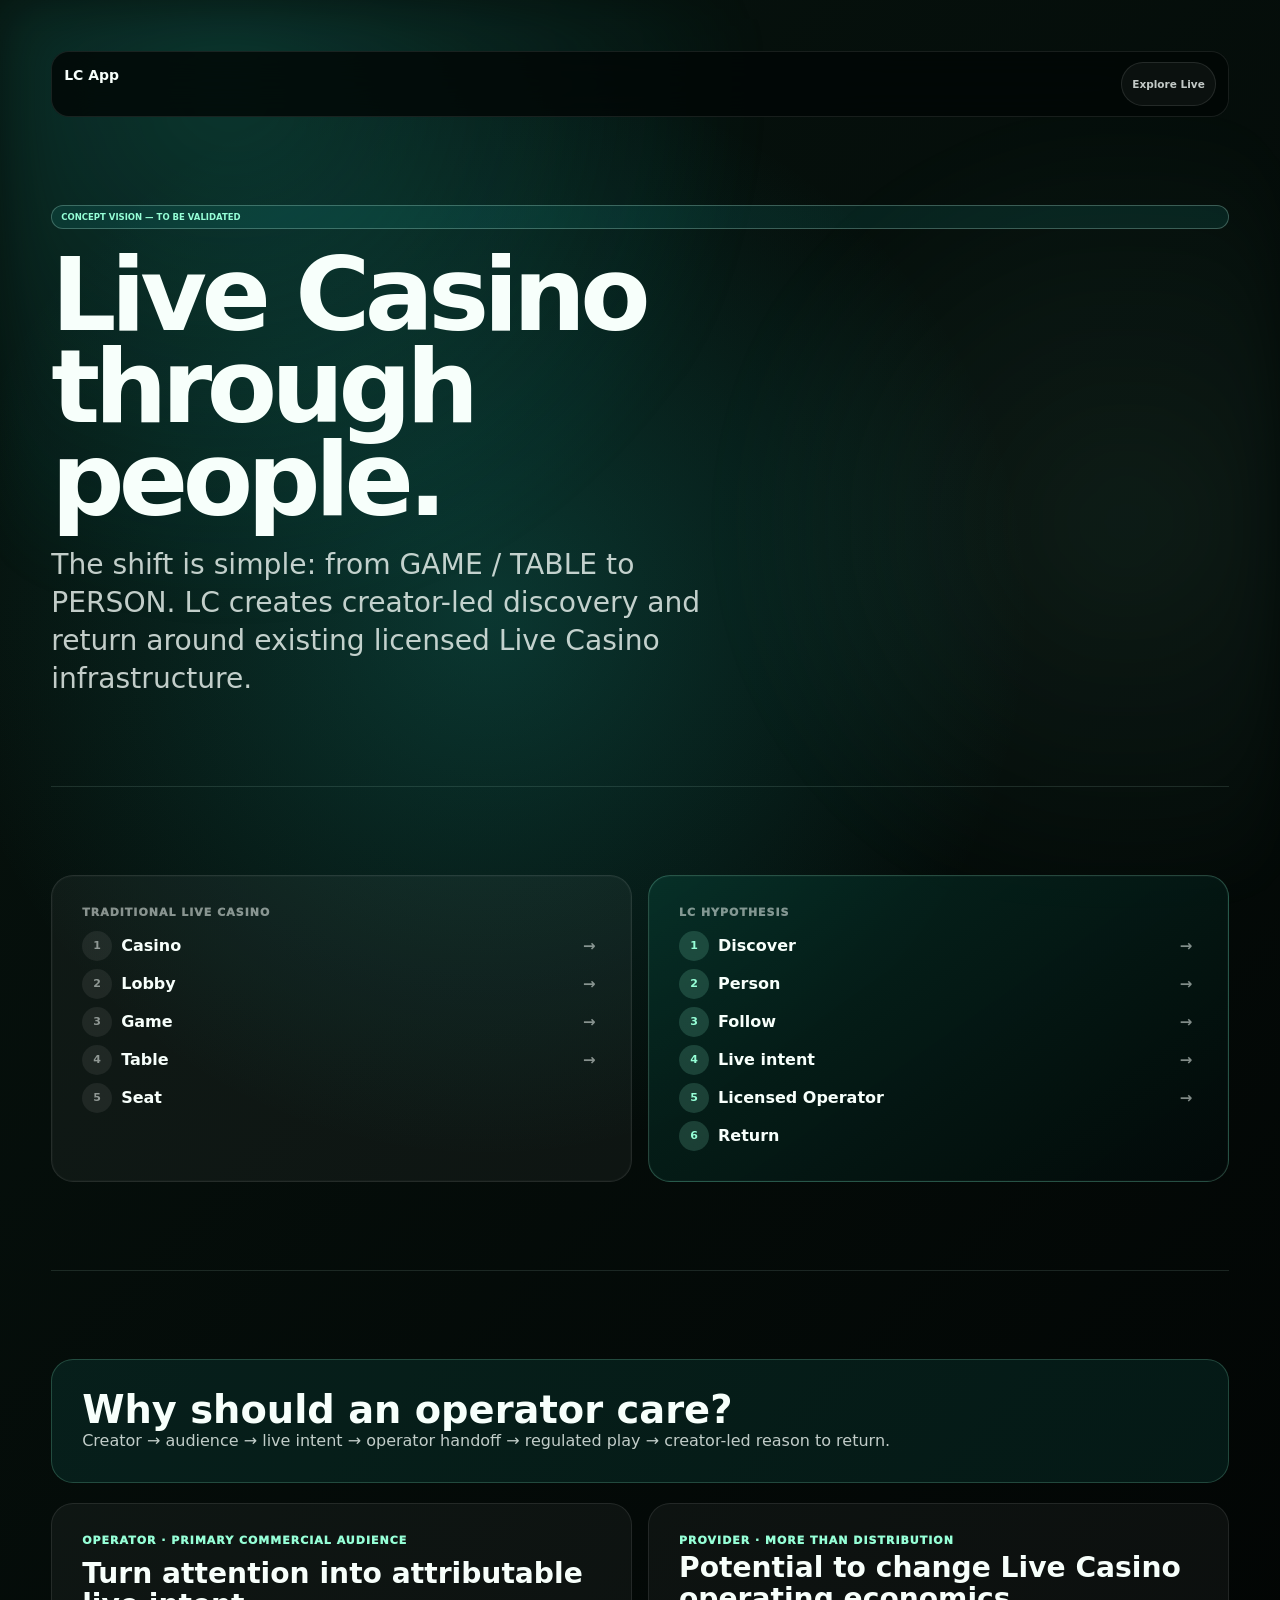
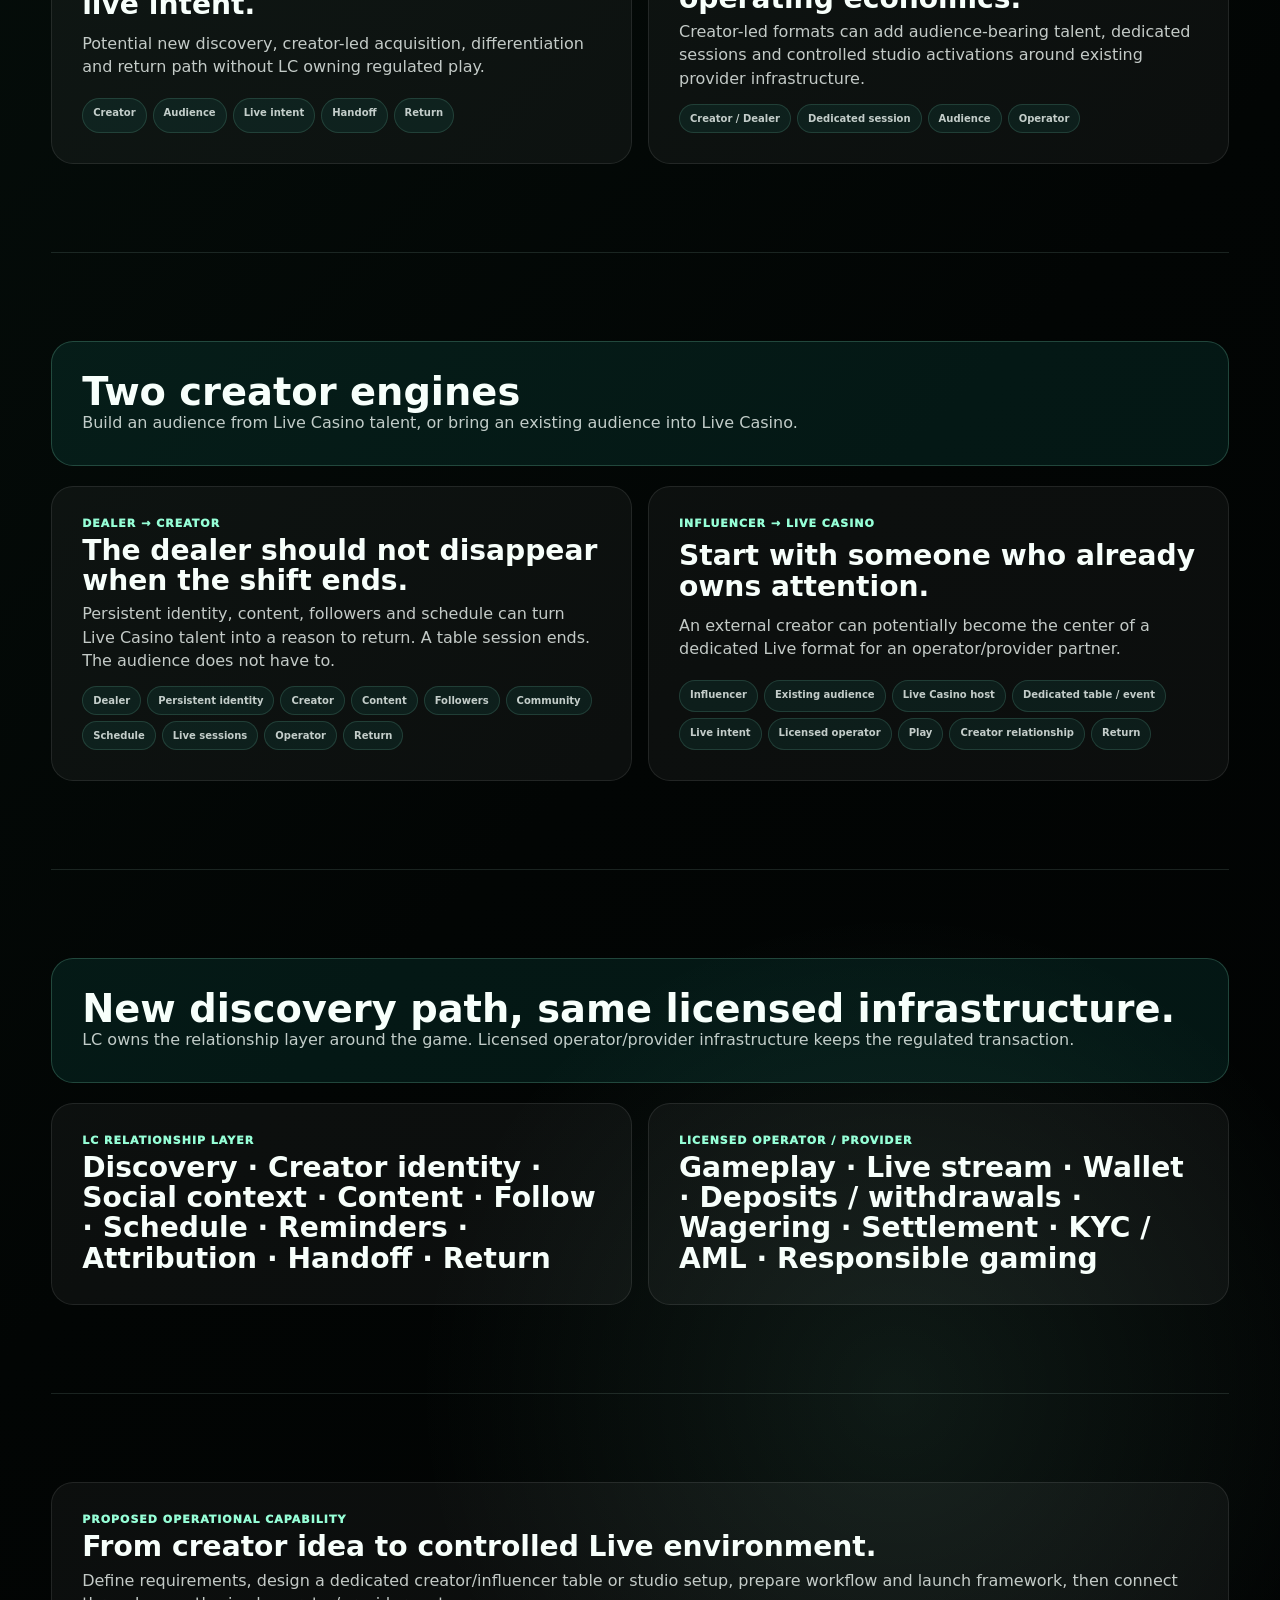
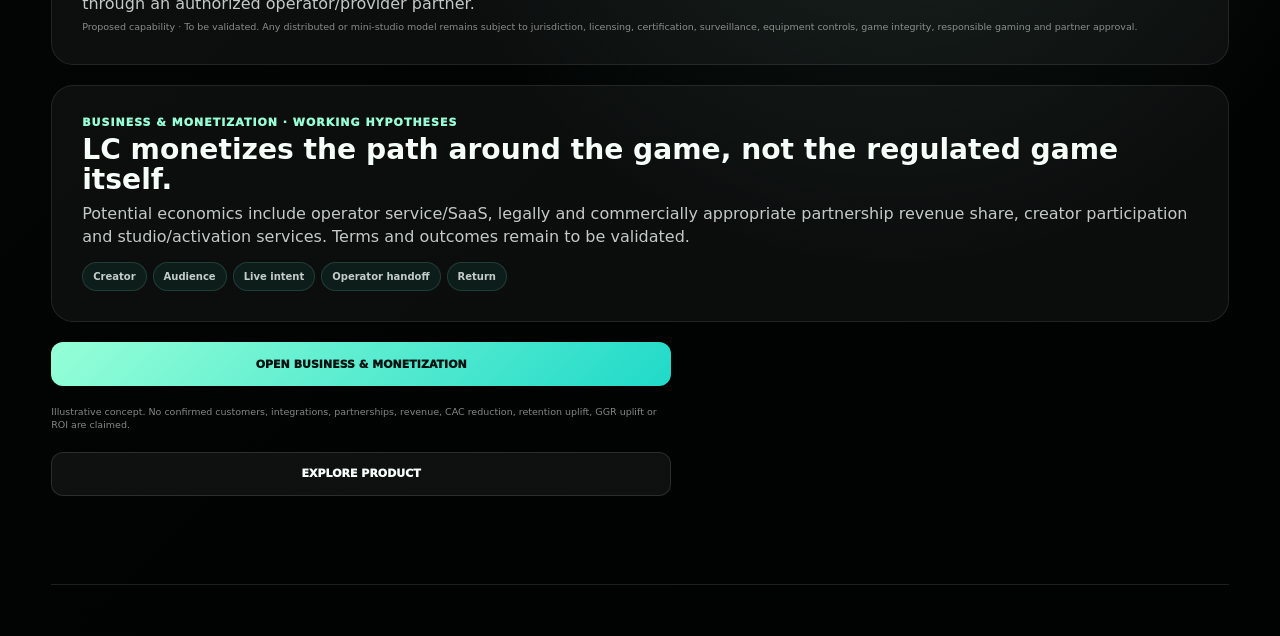
<file: showcase-v2/index.html>
<!doctype html>
<html lang="en">
<head>
  <meta charset="utf-8" />
  <meta name="viewport" content="width=device-width, initial-scale=1, viewport-fit=cover" />
  <meta name="theme-color" content="#020504" />
  <meta name="format-detection" content="telephone=no" />
  <link rel="icon" href="../app-icon.svg" type="image/svg+xml" />
  <title>LC App — Live Casino Through People</title>
  <style>
    :root {
      --bg: #020504;
      --panel: rgba(9, 17, 15, .74);
      --panel2: rgba(13, 28, 24, .84);
      --line: rgba(205, 255, 236, .12);
      --line2: rgba(205, 255, 236, .26);
      --text: #f7fffb;
      --soft: rgba(247, 255, 251, .78);
      --muted: rgba(247, 255, 251, .52);
      --mint: #96ffd7;
      --teal: #20dac9;
      --emerald: #073d32;
      --red: #ff4d5a;
      --radius: 8px;
      --radius-lg: 18px;
      --space-1: 4px;
      --space-2: 6px;
      --space-3: 8px;
      --space-4: 10px;
      --space-5: 12px;
      --space-6: 14px;
      --space-7: 18px;
      --touch: 44px;
      --touch-sm: 40px;
      --control-radius: 12px;
      --card-radius: 18px;
      --bottom-nav-height: 70px;
      --safe-bottom: env(safe-area-inset-bottom);
      --page-bottom-padding: calc(var(--bottom-nav-height) + var(--safe-bottom) + 30px);
      --app-h: 100vh;
      font-family: Inter, ui-sans-serif, system-ui, -apple-system, BlinkMacSystemFont, "Segoe UI", sans-serif;
      color-scheme: dark;
    }
    @supports (height: 100svh) { :root { --app-h: 100svh; } }
    * { box-sizing: border-box; letter-spacing: 0; }
    html, body { margin: 0; min-height: 100%; background: var(--bg); color: var(--text); }
    body {
      min-height: 100vh;
      overflow-x: hidden;
      background:
        radial-gradient(circle at 38% 16%, rgba(32,218,201,.2), transparent 34rem),
        radial-gradient(circle at 70% 78%, rgba(150,255,215,.09), transparent 30rem),
        linear-gradient(135deg, #07140f 0%, #020504 58%, #010202 100%);
    }
    button, a { font: inherit; }
    button { cursor: pointer; }
    button:focus-visible, a:focus-visible { outline: 2px solid var(--mint); outline-offset: 3px; }
    img { display: block; max-width: 100%; }
    h1, h2, h3, p { margin: 0; }
    h1 { font-size: 46px; line-height: .94; }
    h2 { font-size: 27px; line-height: 1.03; }
    h3 { font-size: 16px; line-height: 1.18; }
    p { color: var(--soft); font-size: 13px; line-height: 1.45; }
    .stage {
      min-height: 100vh;
      display: grid;
      grid-template-columns: minmax(480px, .95fr) minmax(420px, .75fr);
      gap: clamp(64px, 7vw, 140px);
      align-items: center;
      width: 100%;
      max-width: 1520px;
      margin: 0 auto;
      padding: clamp(28px, 4vw, 56px);
      position: relative;
      isolation: isolate;
    }
    .stage::before {
      content: "";
      position: fixed;
      inset: 8%;
      background: radial-gradient(circle at 38% 34%, rgba(32,218,201,.22), transparent 28rem);
      filter: blur(28px);
      opacity: .9;
      z-index: -1;
    }
    .phone {
      justify-self: end;
      width: auto;
      height: min(82vh, 900px);
      max-height: calc(100vh - clamp(56px, 8vh, 96px));
      aspect-ratio: 430 / 932;
      padding: 10px;
      border-radius: 34px;
      border: 1px solid rgba(150,255,215,.18);
      background: linear-gradient(145deg, rgba(11,24,20,.96), rgba(2,5,4,.98));
      box-shadow: 0 44px 150px rgba(0,0,0,.56), 0 0 90px rgba(32,218,201,.16), 0 0 0 1px rgba(32,218,201,.07) inset;
    }
    .app {
      position: relative;
      height: 100%;
      overflow: hidden;
      border-radius: 26px;
      border: 1px solid rgba(255,255,255,.08);
      background: linear-gradient(180deg, #07110f 0%, #030605 100%);
    }
    .app::before {
      content: "";
      position: absolute;
      top: 12px;
      left: 50%;
      width: 112px;
      height: 30px;
      border-radius: 999px;
      transform: translateX(-50%);
      background: #020403;
      z-index: 20;
    }
    .screen {
      position: absolute;
      inset: 0;
      display: none;
      overflow-y: auto;
      overflow-x: hidden;
      padding: 58px 16px var(--page-bottom-padding);
      scrollbar-width: none;
      background:
        radial-gradient(circle at 82% 0%, rgba(32,218,201,.1), transparent 18rem),
        linear-gradient(180deg, rgba(4, 14, 12, .98), rgba(2,5,4,1));
    }
    .screen::-webkit-scrollbar { display: none; }
    .screen.active { display: block; animation: enter .2s ease-out; }
    .app[data-route="welcome"] .bottom-nav,
    .app[data-route="industry"] .bottom-nav { display: none; }
    .app[data-route="welcome"] .screen,
    .app[data-route="industry"] .screen { padding-bottom: 30px; }
    @keyframes enter { from { opacity: .45; transform: translateY(7px); } to { opacity: 1; transform: none; } }
    .screen * { min-width: 0; }
    .topbar { display: flex; align-items: center; justify-content: space-between; gap: var(--space-4); margin-bottom: var(--space-7); }
    .brand { display: flex; align-items: center; gap: var(--space-3); min-width: 0; }
    .logo {
      width: var(--touch-sm);
      height: var(--touch-sm);
      flex: 0 0 auto;
      border-radius: var(--control-radius);
      display: grid;
      place-items: center;
      background: linear-gradient(145deg, var(--mint), var(--teal));
      color: #021210;
      font-weight: 950;
      box-shadow: 0 14px 34px rgba(32,218,201,.22);
    }
    .brand strong { display: block; font-size: 14px; line-height: 1.05; white-space: nowrap; }
    .brand span { display: none; color: var(--muted); font-size: 7.5px; font-weight: 850; text-transform: uppercase; white-space: nowrap; }
    .top-actions { display: flex; align-items: center; gap: var(--space-2); flex: 0 0 auto; }
    .icon-btn {
      width: var(--touch);
      height: var(--touch);
      border-radius: var(--control-radius);
      border: 1px solid rgba(255,255,255,.09);
      background: rgba(255,255,255,.045);
      color: var(--soft);
      display: grid;
      place-items: center;
    }
    .avatar-action { width: var(--touch); height: var(--touch); padding: 0; border: 0; border-radius: var(--control-radius); background: transparent; overflow: hidden; }
    .avatar-mini { width: 100%; height: 100%; border-radius: var(--control-radius); object-fit: cover; border: 1px solid rgba(255,255,255,.12); }
    .label, .pill {
      display: inline-flex;
      align-items: center;
      gap: 6px;
      min-height: 24px;
      padding: 0 9px;
      border-radius: 999px;
      border: 1px solid var(--line2);
      background: rgba(32,218,201,.1);
      color: var(--mint);
      font-size: 8.5px;
      font-weight: 900;
      text-transform: uppercase;
      white-space: nowrap;
    }
    .label.live, .pill.live { color: #ffd9dd; background: rgba(255,77,90,.14); border-color: rgba(255,77,90,.4); }
    .pill.soft { color: var(--soft); background: rgba(255,255,255,.055); border-color: rgba(255,255,255,.1); }
    .demo-note { color: var(--muted); font-size: 9.5px; line-height: 1.35; }
    .btn {
      min-height: var(--touch);
      border: 0;
      border-radius: var(--control-radius);
      padding: 0 14px;
      display: inline-flex;
      align-items: center;
      justify-content: center;
      gap: 8px;
      font-size: 11px;
      font-weight: 920;
      color: #021210;
      background: linear-gradient(135deg, var(--mint), var(--teal));
      text-decoration: none;
      white-space: nowrap;
    }
    .btn.secondary, .btn.following {
      color: var(--text);
      border: 1px solid rgba(255,255,255,.12);
      background: rgba(255,255,255,.055);
      box-shadow: none;
    }
    .btn.following { color: var(--mint); border-color: rgba(150,255,215,.35); background: rgba(7,61,50,.5); }
    .btn.slim { min-height: var(--touch-sm); padding: 0 12px; font-size: 10.5px; }
    .cta-row { display: flex; gap: var(--space-3); flex-wrap: wrap; align-items: center; }
    .filter-row {
      display: flex;
      gap: var(--space-2);
      overflow-x: auto;
      padding-bottom: 2px;
      scrollbar-width: none;
    }
    .filter-row::-webkit-scrollbar { display: none; }
    .chip {
      min-height: 36px;
      border: 1px solid rgba(255,255,255,.1);
      border-radius: 999px;
      background: rgba(255,255,255,.045);
      color: var(--soft);
      padding: 0 10px;
      font-size: 10.5px;
      font-weight: 820;
      display: inline-flex;
      flex: 0 0 auto;
      align-items: center;
      gap: 6px;
      white-space: nowrap;
    }
    .chip.active, .btn.active { color: var(--mint); border-color: rgba(32,218,201,.45); background: rgba(32,218,201,.12); }
    .icon { width: 16px; height: 16px; stroke: currentColor; stroke-width: 2.2; fill: none; stroke-linecap: round; stroke-linejoin: round; flex: 0 0 auto; }
    .section { display: grid; gap: var(--space-5); margin-top: 22px; }
    .section.subtle { gap: var(--space-4); }
    .section-head { display: flex; align-items: end; justify-content: space-between; gap: 10px; }
    .section-head span { color: var(--muted); font-size: 9px; font-weight: 850; }
    .card {
      border: 1px solid var(--line);
      border-radius: var(--radius);
      background: var(--panel);
      overflow: hidden;
      backdrop-filter: blur(18px);
    }
    .pulse { position: relative; }
    .pulse::before {
      content: "";
      width: 7px;
      height: 7px;
      border-radius: 999px;
      background: var(--red);
      box-shadow: 0 0 0 rgba(255,77,90,.45);
      animation: pulse 1.8s infinite;
    }
    @keyframes pulse { 0% { box-shadow: 0 0 0 0 rgba(255,77,90,.45); } 70% { box-shadow: 0 0 0 9px rgba(255,77,90,0); } 100% { box-shadow: 0 0 0 0 rgba(255,77,90,0); } }

    .image-frame { position: relative; overflow: hidden; background: #07100e; }
    .image-frame > img {
      position: absolute;
      inset: 0;
      width: 100%;
      height: 100%;
      object-fit: cover;
    }
    .dealer-avatar { aspect-ratio: 1 / 1; border-radius: 12px; }
    .dealer-portrait { aspect-ratio: 3 / 4; border-radius: var(--radius-lg); }
    .dealer-hero { aspect-ratio: 4 / 5; border-radius: 22px; }
    .dealer-live { aspect-ratio: 16 / 11; border-radius: 22px; }
    .dealer-content { aspect-ratio: 16 / 10; border-radius: var(--radius-lg); }
    .room-hero { aspect-ratio: 16 / 11; border-radius: 22px; }

    .welcome { min-height: 100%; display: grid; align-content: end; gap: 14px; }
    .welcome-visual {
      position: relative;
      height: min(54svh, 480px);
      min-height: 390px;
      border-radius: 22px;
      overflow: hidden;
      background: #07100e;
      box-shadow: inset 0 0 0 1px rgba(150,255,215,.14);
    }
    .welcome-visual img, .hero-live img, .portrait-tile img, .profile-hero img, .room-stage img, .image-post img, .profile-room img {
      width: 100%;
      height: 100%;
      object-fit: cover;
    }
    .welcome-visual > img, .hero-live > img, .profile-hero > img, .room-stage > img, .image-post > img, .profile-room > img, .portrait-img img {
      position: absolute;
      inset: 0;
    }
    .welcome-visual img { object-position: center 18%; filter: saturate(1.04) contrast(1.04) brightness(.86); }
    .welcome-visual::after, .hero-live::after, .profile-hero::after, .room-stage::after, .image-post::after, .profile-room::after {
      content: "";
      position: absolute;
      inset: 0;
      background: linear-gradient(180deg, rgba(0,0,0,.02), rgba(2,5,4,.18) 42%, rgba(2,5,4,.83));
    }
    .welcome-copy { display: grid; gap: 9px; }
    .welcome-copy h1 { margin-top: 4px; }
    .welcome-copy p { color: var(--text); font-size: 15px; max-width: 34ch; }
    .text-link { min-height: var(--touch-sm); color: var(--muted); border: 0; background: none; padding: 0 2px; font-size: 11px; justify-self: start; }

    .hero-live {
      position: relative;
      aspect-ratio: 16 / 14;
      min-height: 330px;
      border-radius: 22px;
      overflow: hidden;
      background: #07100e;
      box-shadow: inset 0 0 0 1px rgba(150,255,215,.14);
    }
    .hero-live img { object-position: center 30%; filter: saturate(1.06) contrast(1.04) brightness(.82); }
    .hero-content {
      position: absolute;
      inset: auto 13px 13px;
      z-index: 2;
      display: grid;
      justify-items: start;
      gap: 8px;
    }
    .hero-content h2 { font-size: 33px; }
    .creator-strip { display: flex; gap: 10px; overflow-x: auto; padding-bottom: 4px; scrollbar-width: none; }
    .creator-strip::-webkit-scrollbar { display: none; }
    .live-rail { display: grid; gap: 9px; }
    .live-room-card {
      min-height: 74px;
      display: grid;
      grid-template-columns: 62px 1fr auto;
      gap: 10px;
      align-items: center;
      padding: 9px;
      border-radius: var(--card-radius);
      border: 1px solid rgba(150,255,215,.14);
      background: rgba(255,255,255,.045);
      color: var(--text);
      text-align: left;
    }
    .live-room-card img { width: 62px; height: 56px; object-fit: cover; border-radius: 14px; }
    .live-room-card b { display: block; font-size: 13px; }
    .live-room-card span { display: block; color: var(--muted); font-size: 10.5px; line-height: 1.3; }
    .portrait-tile {
      min-width: 98px;
      border: 0;
      color: var(--text);
      background: transparent;
      display: grid;
      gap: 8px;
      text-align: left;
    }
    .portrait-img {
      position: relative;
      aspect-ratio: 3 / 4;
      height: auto;
      border-radius: var(--card-radius);
      overflow: hidden;
      box-shadow: inset 0 0 0 1px rgba(255,255,255,.1);
      background: #07100e;
    }
    .portrait-img img { object-position: center 22%; filter: saturate(1.04) brightness(.88); }
    .portrait-tile b { display: block; font-size: 13px; }
    .portrait-tile span { display: block; color: var(--muted); font-size: 10px; line-height: 1.28; }
    .content-stack { display: grid; gap: 12px; }
    .image-post {
      position: relative;
      aspect-ratio: 16 / 10;
      min-height: 178px;
      border-radius: 18px;
      overflow: hidden;
      background: #07100e;
      box-shadow: inset 0 0 0 1px rgba(255,255,255,.08);
    }
    .image-post img { object-position: center 44%; filter: saturate(1.02) brightness(.76); }
    .post-body {
      position: absolute;
      left: 12px;
      right: 12px;
      bottom: 12px;
      z-index: 2;
      display: grid;
      justify-items: start;
      gap: 7px;
    }
    .post-top { display: flex; align-items: center; gap: 8px; }
    .post-top img { width: 34px; height: 34px; object-fit: cover; border-radius: 11px; border: 1px solid rgba(255,255,255,.12); }
    .activity-row {
      display: grid;
      grid-template-columns: 44px 1fr auto;
      gap: 10px;
      align-items: center;
      padding: 12px 0;
      border-top: 1px solid rgba(255,255,255,.08);
    }
    .activity-row:first-child { border-top: 0; }
    .activity-row img { width: 44px; height: 44px; border-radius: 13px; object-fit: cover; }
    .activity-row b { display: block; font-size: 13px; }
    .activity-row span { color: var(--muted); font-size: 11px; }
    .action-icons { display: flex; gap: 6px; align-items: center; }
    .round-action {
      width: var(--touch-sm);
      height: var(--touch-sm);
      border-radius: 999px;
      border: 1px solid rgba(255,255,255,.1);
      background: rgba(255,255,255,.045);
      color: var(--soft);
      display: grid;
      place-items: center;
    }
    .round-action.active { color: var(--mint); border-color: rgba(32,218,201,.46); background: rgba(32,218,201,.12); }

    .profile-hero {
      position: relative;
      aspect-ratio: 16 / 15;
      min-height: 420px;
      border-radius: 22px;
      overflow: hidden;
      background: #07100e;
      box-shadow: 0 24px 60px rgba(0,0,0,.34), inset 0 0 0 1px rgba(150,255,215,.14);
    }
    .profile-hero img { object-position: center 31%; filter: saturate(1.06) contrast(1.04) brightness(.84); }
    .profile-share {
      position: absolute;
      top: 13px;
      right: 13px;
      z-index: 4;
      background: rgba(2,7,6,.74);
      backdrop-filter: blur(14px);
    }
    .profile-overlay {
      position: absolute;
      left: 14px;
      right: 14px;
      bottom: 14px;
      z-index: 3;
      display: grid;
      justify-items: start;
      gap: 9px;
    }
    .profile-overlay h1 { font-size: 44px; }
    .profile-actions { display: grid; grid-template-columns: minmax(0, 1fr) minmax(0, .9fr); gap: 7px; align-items: stretch; align-self: stretch; width: 100%; }
    .profile-actions .btn { min-width: 0; padding-left: 8px; padding-right: 8px; }
    .profile-actions .icon-btn { width: 40px; height: 43px; border-radius: var(--radius); }
    .profile-tags { display: flex; gap: 8px; flex-wrap: wrap; color: var(--soft); font-size: 12px; }
    .tabbar {
      display: grid;
      grid-template-columns: repeat(3, 1fr);
      gap: 6px;
      margin-top: 18px;
      padding: 4px;
      border-radius: 12px;
      background: rgba(255,255,255,.045);
      border: 1px solid rgba(255,255,255,.08);
    }
    .tab {
      min-height: var(--touch-sm);
      border: 0;
      border-radius: 8px;
      background: transparent;
      color: var(--muted);
      font-size: 10px;
      font-weight: 900;
    }
    .tab.active { color: var(--mint); background: rgba(32,218,201,.12); }
    .profile-panel { display: grid; gap: 16px; margin-top: 18px; }
    .profile-summary { display: grid; gap: 8px; }
    .profile-summary b { font-size: 18px; }
    .profile-room {
      position: relative;
      min-height: 200px;
      border-radius: 18px;
      overflow: hidden;
      background: #07100e;
      box-shadow: inset 0 0 0 1px rgba(255,255,255,.08);
    }
    .profile-room img { object-position: center 54%; filter: saturate(1.02) brightness(.74); }

    .room-stage {
      position: relative;
      width: 100%;
      min-height: 420px;
      border-radius: 22px;
      overflow: hidden;
      background: #07100e;
      box-shadow: inset 0 0 0 1px rgba(150,255,215,.13);
    }
    .room-stage img { object-position: center 48%; filter: saturate(1.04) contrast(1.04) brightness(.68); }
    .room-overlay {
      position: absolute;
      inset: 16px 13px auto;
      z-index: 3;
      display: grid;
      justify-items: start;
      gap: 8px;
    }
    .room-overlay h2 { font-size: 35px; max-width: 9ch; }
    .room-host {
      border: 0;
      border-radius: var(--control-radius);
      color: var(--text);
      background: rgba(3,10,9,.72);
      display: flex;
      gap: 10px;
      align-items: center;
      padding: 10px;
      text-align: left;
      backdrop-filter: blur(14px);
    }
    .room-host img { width: 46px; height: 46px; border-radius: 13px; object-fit: cover; filter: none; }
    .chat-list { display: grid; gap: 2px; border-top: 1px solid rgba(255,255,255,.08); border-bottom: 1px solid rgba(255,255,255,.08); }
    .chat-line {
      display: grid;
      grid-template-columns: 66px 1fr;
      gap: 8px;
      padding: 9px 0;
      align-items: start;
    }
    .chat-line b { color: var(--mint); font-size: 11px; }
    .chat-line span { color: var(--soft); font-size: 12px; line-height: 1.35; }
    .room-sticky {
      position: sticky;
      bottom: calc(var(--bottom-nav-height) + var(--safe-bottom) + 14px);
      z-index: 9;
      margin-top: 16px;
      margin-bottom: 18px;
      padding: 11px;
      border-radius: 18px;
      border: 1px solid rgba(150,255,215,.18);
      background: rgba(3, 10, 9, .86);
      display: grid;
      gap: 9px;
      backdrop-filter: blur(18px);
    }
    .sticky-top { display: flex; justify-content: space-between; gap: 10px; align-items: center; color: var(--muted); font-size: 10px; font-weight: 900; text-transform: uppercase; }
    .sticky-top span:last-child { text-align: right; overflow: hidden; text-overflow: ellipsis; }
    .sticky-actions { display: grid; grid-template-columns: 1fr 38px 38px; gap: 8px; }
    .qualifier { color: var(--muted); font-size: 10px; }
    .room-social {
      display: grid;
      grid-template-columns: repeat(3, minmax(0, 1fr));
      gap: 8px;
    }
    .social-stat {
      padding: 10px;
      border-radius: 16px;
      border: 1px solid rgba(255,255,255,.08);
      background: rgba(255,255,255,.04);
    }
    .social-stat b { display: block; color: var(--mint); font-size: 14px; }
    .social-stat span { color: var(--muted); font-size: 9.5px; line-height: 1.25; }
    .reaction-row { display: flex; gap: 7px; flex-wrap: wrap; }
    .reaction-row .chip { min-height: 34px; }
    .viewer-stack { display: flex; align-items: center; min-height: 32px; }
    .viewer-stack img {
      width: 30px;
      height: 30px;
      border-radius: 999px;
      object-fit: cover;
      border: 2px solid #07100e;
      margin-left: -8px;
    }
    .viewer-stack img:first-child { margin-left: 0; }
    .live-events {
      display: grid;
      gap: 8px;
      padding: 12px;
      border-radius: 16px;
      border: 1px solid rgba(150,255,215,.14);
      background: rgba(255,255,255,.04);
    }
    .event-line { display: flex; justify-content: space-between; gap: 10px; align-items: center; color: var(--soft); font-size: 11px; }
    .event-line span:last-child { color: var(--muted); font-size: 9px; white-space: nowrap; }
    .chat-composer { display: grid; grid-template-columns: 1fr auto; gap: 8px; align-items: end; }
    .chat-composer .field { min-height: 44px; resize: none; }
    .screen .chat-composer { margin-bottom: 84px; scroll-margin-bottom: 150px; }
    .sheet .chat-composer { margin-bottom: 0; }
    .continue-grid { display: grid; gap: 8px; }
    .continue-card {
      width: 100%;
      min-height: 66px;
      display: grid;
      grid-template-columns: 48px 1fr auto;
      gap: 10px;
      align-items: center;
      padding: 9px;
      border-radius: var(--card-radius);
      border: 1px solid rgba(150,255,215,.14);
      background: rgba(255,255,255,.045);
      color: var(--text);
      text-align: left;
    }
    .continue-card img { width: 48px; height: 48px; object-fit: cover; border-radius: 14px; }
    .continue-card b { display: block; font-size: 13px; }
    .continue-card span { display: block; color: var(--muted); font-size: 10px; line-height: 1.28; }

    .following-list { display: grid; gap: 18px; }
    .feed-unit { display: grid; gap: 8px; }
    .feed-unit h3 { font-size: 18px; }
    .feed-unit .activity-row { padding: 9px 0; }
    .feed-label {
      display: flex;
      align-items: center;
      gap: 10px;
      color: var(--muted);
      font-size: 9px;
      font-weight: 900;
      text-transform: uppercase;
    }
    .feed-label::after {
      content: "";
      height: 1px;
      flex: 1;
      background: rgba(255,255,255,.08);
    }
    .notification-box {
      padding: 13px;
      border-radius: 16px;
      background: rgba(32,218,201,.09);
      border: 1px solid rgba(150,255,215,.16);
      display: flex;
      justify-content: space-between;
      gap: 12px;
      align-items: center;
    }
    .status-strip { display: flex; gap: var(--space-2); overflow-x: auto; padding-bottom: 2px; scrollbar-width: none; }
    .status-strip::-webkit-scrollbar { display: none; }
    .status-card {
      flex: 1 0 100px;
      min-width: 100px;
      padding: 12px;
      border-radius: var(--card-radius);
      border: 1px solid rgba(150,255,215,.14);
      background: rgba(255,255,255,.045);
      color: var(--text);
      display: grid;
      gap: 5px;
      text-align: left;
    }
    .status-card b { font-size: 13px; }
    .status-card span { color: var(--muted); font-size: 10px; line-height: 1.25; }
    .session-card {
      padding: 13px;
      border-radius: var(--card-radius);
      border: 1px solid rgba(150,255,215,.18);
      background: linear-gradient(135deg, rgba(32,218,201,.12), rgba(255,255,255,.035));
      display: grid;
      gap: 10px;
    }
    .session-card .label { width: fit-content; }
    .session-main { display: grid; gap: 3px; }
    .session-main b { font-size: 18px; }
    .session-main span { color: var(--muted); font-size: 11px; line-height: 1.35; }
    .session-detail {
      display: flex;
      flex-wrap: wrap;
      gap: 6px;
    }
    .session-detail span {
      padding: 6px 8px;
      border-radius: 999px;
      background: rgba(255,255,255,.07);
      color: var(--muted);
      font-size: 10px;
      font-weight: 800;
    }
    .schedule-list { display: grid; gap: 8px; }
    .schedule-row {
      display: grid;
      grid-template-columns: 54px 1fr auto;
      gap: 10px;
      align-items: center;
      padding: 10px;
      border-radius: 16px;
      border: 1px solid rgba(255,255,255,.08);
      background: rgba(255,255,255,.04);
    }
    .schedule-row time { color: var(--mint); font-size: 11px; font-weight: 900; }
    .schedule-row b { display: block; font-size: 12px; }
    .schedule-row span { color: var(--muted); font-size: 10px; line-height: 1.25; }
    .notif-dot { position: relative; }
    .notif-dot::after {
      content: "";
      position: absolute;
      top: 8px;
      right: 8px;
      width: 7px;
      height: 7px;
      border-radius: 999px;
      background: var(--red);
      box-shadow: 0 0 0 2px #020706;
    }
    .notification-card {
      display: grid;
      grid-template-columns: 8px 1fr auto;
      gap: 10px;
      align-items: center;
      min-height: 52px;
      padding: 10px 0;
      border-left: 0;
      border-right: 0;
      border-bottom: 0;
      background: transparent;
      color: var(--text);
      text-align: left;
      border-top: 1px solid rgba(255,255,255,.08);
    }
    .notification-card:first-of-type { border-top: 0; }
    .notification-card i { width: 8px; height: 8px; border-radius: 999px; background: var(--mint); opacity: .9; }
    .notification-card.read i { background: rgba(255,255,255,.18); }
    .notification-card b { display: block; font-size: 12px; }
    .notification-card span { color: var(--muted); font-size: 11px; }
    .empty-card {
      padding: 14px;
      border-radius: var(--card-radius);
      border: 1px dashed rgba(150,255,215,.18);
      color: var(--muted);
      background: rgba(255,255,255,.035);
    }
    .creator-header {
      display: grid;
      gap: 12px;
      padding: 14px;
      border-radius: 22px;
      border: 1px solid rgba(150,255,215,.18);
      background: linear-gradient(145deg, rgba(7,61,50,.58), rgba(3,10,9,.82));
    }
    .creator-row { display: grid; grid-template-columns: 54px 1fr; gap: 12px; align-items: center; }
    .creator-row img { width: 54px; height: 54px; border-radius: 16px; object-fit: cover; }
    .creator-grid { display: grid; grid-template-columns: repeat(2, minmax(0, 1fr)); gap: 8px; }
    .creator-card {
      min-height: 88px;
      padding: 12px;
      border-radius: var(--card-radius);
      border: 1px solid rgba(255,255,255,.09);
      background: rgba(255,255,255,.045);
      display: grid;
      align-content: start;
      gap: 5px;
    }
    .creator-card b { font-size: 18px; }
    .creator-card span { color: var(--muted); font-size: 10px; line-height: 1.25; }
    .creator-actions { display: grid; grid-template-columns: repeat(2, minmax(0, 1fr)); gap: 8px; }
    .form-grid { display: grid; gap: 9px; }
    .field {
      width: 100%;
      min-height: 42px;
      border-radius: 14px;
      border: 1px solid rgba(255,255,255,.1);
      background: rgba(255,255,255,.045);
      color: var(--text);
      padding: 10px 12px;
      font: inherit;
      font-size: 12px;
    }
    textarea.field { min-height: 82px; resize: vertical; }
    .field::placeholder { color: var(--muted); }
    .search-input {
      width: 100%;
      min-height: 46px;
      border-radius: 999px;
      border: 1px solid rgba(150,255,215,.22);
      background: rgba(255,255,255,.055);
      color: var(--text);
      padding: 0 14px;
      font-size: 13px;
    }
    .search-group { display: grid; gap: 8px; margin-top: 10px; }

    .industry-intro h1 { font-size: 40px; }
    .industry-top { display: flex; justify-content: space-between; align-items: center; gap: 12px; }
    .industry-top .chip { min-height: var(--touch); }
    .flow-grid { display: grid; gap: 12px; }
    .flow-card {
      padding: 15px;
      border-radius: 20px;
      border: 1px solid rgba(255,255,255,.09);
      background: rgba(255,255,255,.045);
      box-shadow: inset 0 0 0 1px rgba(255,255,255,.025);
    }
    .flow-card.hypothesis {
      border-color: rgba(150,255,215,.24);
      background: linear-gradient(145deg, rgba(7,61,50,.58), rgba(3,10,9,.82));
    }
    .flow-card > span {
      display: block;
      color: var(--muted);
      font-size: 9px;
      font-weight: 950;
      text-transform: uppercase;
      margin-bottom: 12px;
    }
    .flow-steps { display: grid; gap: 8px; }
    .flow-step {
      display: grid;
      grid-template-columns: 24px 1fr 16px;
      align-items: center;
      gap: 9px;
      color: var(--text);
      font-size: 13px;
      font-weight: 850;
    }
    .flow-step i {
      width: 24px;
      height: 24px;
      border-radius: 999px;
      display: grid;
      place-items: center;
      background: rgba(255,255,255,.07);
      color: var(--muted);
      font-style: normal;
      font-size: 10px;
    }
    .flow-card.hypothesis .flow-step i { background: rgba(150,255,215,.16); color: var(--mint); }
    .flow-step em { color: var(--muted); font-style: normal; font-size: 15px; }
    .flow-step:last-child em { opacity: 0; }
    .value-grid { display: grid; gap: 10px; }
    .value-card { padding: 14px; border-radius: 16px; }
    .value-card p { margin-top: 5px; }
    .core-line {
      padding: 14px;
      border-radius: 16px;
      border: 1px solid rgba(150,255,215,.2);
      background: rgba(32,218,201,.09);
    }
    .role-grid { display: grid; gap: 10px; }
    .role-card {
      padding: 14px;
      border-radius: 16px;
      border: 1px solid rgba(255,255,255,.09);
      background: rgba(255,255,255,.045);
      display: grid;
      gap: 6px;
    }
    .role-card strong {
      color: var(--mint);
      font-size: 10px;
      font-weight: 950;
      text-transform: uppercase;
    }
    .role-card b { font-size: 16px; }
    .search-list { display: grid; gap: 9px; margin-top: 12px; }
    .sheet .activity-row {
      width: 100%;
      border: 1px solid rgba(150,255,215,.12);
      border-radius: 14px;
      background: rgba(6, 20, 17, .96);
      color: var(--text);
      text-align: left;
    }
    .mini-flow {
      display: flex;
      gap: 6px;
      flex-wrap: wrap;
      color: var(--soft);
      font-size: 10px;
      font-weight: 850;
    }
    .mini-flow span {
      padding: 5px 7px;
      border-radius: 999px;
      border: 1px solid rgba(150,255,215,.14);
      background: rgba(32,218,201,.07);
    }
    @media (min-width: 1024px) {
      .stage[data-route="industry"] {
        display: block;
        max-width: 1280px;
        min-height: 100vh;
        padding: clamp(28px, 4vw, 64px);
      }
      .stage[data-route="industry"]::before {
        inset: 0;
        background:
          radial-gradient(circle at 18% 10%, rgba(32,218,201,.2), transparent 34rem),
          radial-gradient(circle at 88% 58%, rgba(150,255,215,.08), transparent 28rem);
      }
      .stage[data-route="industry"] .phone {
        width: 100%;
        height: auto;
        max-height: none;
        aspect-ratio: auto;
        padding: 0;
        border: 0;
        border-radius: 0;
        background: transparent;
        box-shadow: none;
      }
      .stage[data-route="industry"] .app {
        height: auto;
        min-height: 0;
        overflow: visible;
        border: 0;
        border-radius: 0;
        background: transparent;
      }
      .stage[data-route="industry"] .app::before,
      .stage[data-route="industry"] .side { display: none; }
      .stage[data-route="industry"] #industry.screen.active {
        position: relative;
        inset: auto;
        width: 100%;
        overflow: visible;
        padding: 0;
        background: transparent;
        animation: none;
      }
      .stage[data-route="industry"] .industry-top {
        position: sticky;
        top: 14px;
        z-index: 24;
        padding: 10px 12px;
        border: 1px solid rgba(255,255,255,.09);
        border-radius: 18px;
        background: rgba(2,7,6,.82);
        backdrop-filter: blur(20px);
      }
      .stage[data-route="industry"] .industry-intro {
        min-height: min(66vh, 660px);
        align-content: center;
        gap: 20px;
        border-bottom: 1px solid var(--line);
      }
      .stage[data-route="industry"] .industry-intro h1 {
        max-width: 10ch;
        font-size: clamp(64px, 8vw, 108px);
        line-height: .9;
        letter-spacing: -.055em;
      }
      .stage[data-route="industry"] .industry-intro p {
        max-width: 38ch;
        font-size: clamp(20px, 2.2vw, 30px);
        line-height: 1.35;
      }
      .stage[data-route="industry"] .section {
        margin-top: 0;
        padding: clamp(52px, 7vw, 88px) 0;
        border-bottom: 1px solid var(--line);
        gap: 20px;
      }
      .stage[data-route="industry"] .flow-grid,
      .stage[data-route="industry"] .role-grid {
        grid-template-columns: repeat(2, minmax(0, 1fr));
        gap: 16px;
      }
      .stage[data-route="industry"] .flow-card,
      .stage[data-route="industry"] .role-card,
      .stage[data-route="industry"] .core-line {
        padding: clamp(20px, 2.6vw, 30px);
        border-radius: 22px;
      }
      .stage[data-route="industry"] .flow-card > span,
      .stage[data-route="industry"] .role-card strong {
        font-size: 11px;
        letter-spacing: .09em;
      }
      .stage[data-route="industry"] .flow-step {
        grid-template-columns: 30px 1fr 18px;
        font-size: 16px;
      }
      .stage[data-route="industry"] .flow-step i {
        width: 30px;
        height: 30px;
        font-size: 11px;
      }
      .stage[data-route="industry"] .core-line h2 { font-size: clamp(28px, 3vw, 42px); }
      .stage[data-route="industry"] .core-line p,
      .stage[data-route="industry"] .role-card p { font-size: 16px; }
      .stage[data-route="industry"] .role-card b {
        font-size: clamp(22px, 2.2vw, 30px);
        line-height: 1.08;
      }
      .stage[data-route="industry"] .mini-flow { margin-top: 8px; }
      .stage[data-route="industry"] .mini-flow span {
        padding: 8px 10px;
        font-size: 10px;
      }
      .stage[data-route="industry"] .section > .btn,
      .stage[data-route="industry"] .section > .demo-note { max-width: 620px; }
    }
    .trust-line {
      display: inline-flex;
      width: fit-content;
      max-width: 100%;
      color: var(--muted);
      font-size: 9.5px;
      line-height: 1.3;
    }

    .side {
      justify-self: start;
      display: grid;
      gap: 16px;
      align-content: center;
      width: 100%;
      max-width: 520px;
      color: var(--soft);
    }
    .side span { color: var(--mint); font-size: 11px; font-weight: 900; text-transform: uppercase; }
    .side h2 { font-size: clamp(42px, 3.9vw, 58px); line-height: 1.02; max-width: 520px; white-space: pre-line; }
    .side p { font-size: clamp(18px, 1.4vw, 22px); line-height: 1.45; max-width: 440px; }
    .side-actions { display: flex; gap: 16px; align-items: center; margin-top: 10px; }
    .bottom-nav {
      position: absolute;
      left: 12px;
      right: 12px;
      bottom: calc(12px + var(--safe-bottom));
      z-index: 15;
      display: flex;
      gap: 5px;
      padding: 7px;
      border-radius: 18px;
      border: 1px solid rgba(255,255,255,.1);
      background: rgba(2,6,5,.9);
      backdrop-filter: blur(20px);
    }
    .nav {
      flex: 1 1 0;
      min-width: 0;
      min-height: 42px;
      border: 0;
      border-radius: 12px;
      display: grid;
      place-items: center;
      gap: 2px;
      background: transparent;
      color: var(--muted);
      font-size: 7px;
      font-weight: 900;
      text-transform: uppercase;
    }
    .nav svg { width: 15px; height: 15px; }
    .nav span { max-width: 100%; overflow: hidden; text-overflow: clip; white-space: nowrap; }
    .nav.active { color: var(--mint); background: rgba(32,218,201,.13); }
    .sheet {
      position: absolute;
      left: 10px;
      right: 10px;
      bottom: calc(88px + env(safe-area-inset-bottom));
      z-index: 30;
      display: none;
      gap: 10px;
      padding: 14px;
      border-radius: 20px;
      border: 1px solid rgba(150,255,215,.18);
      background: #020706;
      box-shadow: 0 28px 80px rgba(0,0,0,.5);
      max-height: min(74vh, 640px);
      overflow-y: auto;
      scrollbar-width: none;
    }
    .sheet::-webkit-scrollbar { display: none; }
    .sheet.open { display: grid; animation: sheetIn .18s ease-out; }
    @keyframes sheetIn { from { opacity: .96; transform: translateY(10px); } to { opacity: 1; transform: none; } }
    .sheet-head { display: flex; justify-content: space-between; align-items: center; gap: 10px; }
    .input-row { min-height: 42px; border-radius: 999px; border: 1px solid rgba(255,255,255,.1); color: var(--muted); display: flex; align-items: center; padding: 0 13px; font-size: 12px; }
    .toast {
      position: absolute;
      left: 16px;
      right: 16px;
      bottom: 86px;
      z-index: 35;
      transform: translateY(18px);
      opacity: 0;
      pointer-events: none;
      transition: .18s ease;
      padding: 11px 13px;
      border-radius: var(--radius);
      border: 1px solid rgba(32,218,201,.24);
      background: rgba(3,10,9,.92);
      color: var(--text);
      text-align: center;
      font-size: 12px;
      font-weight: 850;
      backdrop-filter: blur(16px);
    }
    .toast.show { opacity: 1; transform: translateY(0); }
    @media (min-width: 1024px) and (max-width: 1199px) {
      .stage {
        grid-template-columns: minmax(330px, .92fr) minmax(300px, .72fr);
        gap: clamp(32px, 5vw, 56px);
        padding: 24px;
      }
      .phone {
        height: min(82vh, 760px);
        max-height: calc(100vh - 48px);
      }
      .side {
        max-width: 420px;
        gap: 12px;
      }
      .side span { font-size: 10px; }
      .side h2 { font-size: clamp(36px, 4.2vw, 52px); line-height: 1.02; }
      .side p { font-size: 17px; max-width: 360px; }
      .side-actions { gap: 12px; }
    }
    @media (min-width: 1024px) and (max-height: 820px) {
      .stage {
        padding-block: 16px;
      }
      .phone {
        height: min(90vh, 760px);
        max-height: calc(100vh - 32px);
      }
      .side {
        gap: 10px;
      }
      .side h2 {
        font-size: clamp(36px, 4vw, 54px);
        line-height: 1.01;
      }
      .side p {
        font-size: 17px;
        max-width: 380px;
      }
      .side-actions {
        margin-top: 6px;
      }
    }
    @media (max-width: 1023px) {
      html, body { width: 100%; max-width: 100%; overflow-x: hidden; }
      body { background: #020504; }
      .stage { min-height: var(--app-h); width: 100vw; max-width: 100vw; display: block; padding: 0; overflow-x: hidden; }
      .side { display: none; }
      .phone { width: 100vw; max-width: 100vw; height: var(--app-h); aspect-ratio: auto; padding: 0; border: 0; border-radius: 0; box-shadow: none; overflow-x: hidden; }
      .app { width: 100%; max-width: 100%; border: 0; border-radius: 0; }
      .screen { width: 100%; max-width: none; padding-left: 14px; padding-right: 14px; }
      .screen p, .screen h1, .screen h2, .screen h3, .screen span, .screen strong, .screen b { max-width: 100%; overflow-wrap: anywhere; word-break: normal; white-space: normal; }
      .top-actions { gap: 4px; }
      .icon-btn, .avatar-action { width: 40px; height: 40px; border-radius: 12px; }
      .welcome-visual { min-height: 270px; height: min(38svh, 380px); }
      .welcome-copy h1 { font-size: 32px; line-height: .98; max-width: 100%; }
      .welcome-copy p { font-size: 13px; max-width: 34ch; }
      .welcome-copy .btn { width: 100%; }
      .hero-live { min-height: 350px; }
      .profile-hero { width: 100%; max-width: 100%; aspect-ratio: auto; min-height: 398px; }
      .room-stage { min-height: 400px; }
      .profile-actions .btn { padding-left: 8px; padding-right: 8px; font-size: 10px; }
      .profile-actions { grid-template-columns: minmax(0, 1fr) minmax(0, .85fr); gap: 6px; }
      .section-head span { display: none; }
      .pill, .label { white-space: normal; height: auto; padding-top: 5px; padding-bottom: 5px; line-height: 1.15; }
      .bottom-nav { left: 14px; right: 14px; }
      .stage[data-route="industry"] #industry.screen {
        padding-top: max(12px, env(safe-area-inset-top));
        padding-right: max(16px, env(safe-area-inset-right));
        padding-bottom: calc(30px + env(safe-area-inset-bottom));
        padding-left: max(16px, env(safe-area-inset-left));
      }
      .stage[data-route="industry"] .industry-top {
        position: sticky;
        top: max(8px, env(safe-area-inset-top));
        z-index: 24;
        padding: 8px;
        border: 1px solid rgba(255,255,255,.09);
        border-radius: 16px;
        background: rgba(2,7,6,.88);
        backdrop-filter: blur(20px);
      }
      .stage[data-route="industry"] .industry-intro {
        min-height: 60svh;
        align-content: center;
        gap: 16px;
      }
      .stage[data-route="industry"] .industry-intro h1 {
        max-width: 9ch;
        font-size: clamp(46px, 13vw, 62px);
        line-height: .92;
        letter-spacing: -.045em;
      }
      .stage[data-route="industry"] .industry-intro p {
        max-width: 34ch;
        font-size: 16px;
      }
      .stage[data-route="industry"] #industry .section {
        margin-top: 0;
        padding: 36px 0;
        border-bottom: 1px solid var(--line);
        gap: 14px;
      }
      .stage[data-route="industry"] .role-card,
      .stage[data-route="industry"] .flow-card,
      .stage[data-route="industry"] .core-line { padding: 18px; }
      .stage[data-route="industry"] .role-card b { font-size: 20px; line-height: 1.08; }
      .stage[data-route="industry"] .role-card p,
      .stage[data-route="industry"] .core-line p { font-size: 14px; }
      .stage[data-route="industry"] #industry .section > .btn { width: 100%; }
    }
    @media (max-width: 395px) {
      .screen { padding-left: 12px; padding-right: 12px; }
      h1 { font-size: 38px; }
      h2 { font-size: 24px; }
      .welcome-visual { min-height: 258px; }
      .profile-hero { min-height: 382px; }
      .room-stage { min-height: 382px; }
      .profile-actions { gap: 6px; }
      .nav { font-size: 6.4px; }
      .nav svg { width: 14px; height: 14px; }
      .top-actions { gap: 3px; }
      .icon-btn, .avatar-action { width: 38px; height: 38px; }
      .creator-actions { grid-template-columns: 1fr; }
      .room-stage { min-height: 382px; }
      .sticky-top { font-size: 8px; }
      .stage[data-route="industry"] #industry .section { padding: 30px 0; }
      .stage[data-route="industry"] .industry-intro { min-height: 56svh; }
    }
  </style>
</head>
<body>
  <main class="stage">
    <section class="phone" aria-label="LC App V2 premium product polish">
      <div class="app" id="app">
        <section class="screen" id="welcome"></section>
        <section class="screen" id="discover"></section>
        <section class="screen" id="dealer"></section>
        <section class="screen" id="live"></section>
        <section class="screen" id="following"></section>
        <section class="screen" id="creator"></section>
        <section class="screen" id="player"></section>
        <section class="screen" id="industry"></section>
        <nav class="bottom-nav" aria-label="LC App navigation">
          <button class="nav" type="button" data-go="discover" aria-label="Discover"></button>
          <button class="nav" type="button" data-go="live" aria-label="Live"></button>
          <button class="nav" type="button" data-go="following" aria-label="Following"></button>
          <button class="nav" type="button" data-go="player" aria-label="Profile"></button>
        </nav>
        <section class="sheet" id="sheet" aria-live="polite"></section>
        <div class="toast" id="toast" role="status"></div>
      </div>
    </section>
    <aside class="side" aria-label="Showcase context">
      <span id="side-kicker">LC APP</span>
      <h2 id="side-title">Discover</h2>
      <p id="side-copy">Live Casino through people.</p>
      <div class="side-actions">
        <button class="btn" type="button" data-go="discover">Explore LC App</button>
        <button class="text-link" type="button" data-go="industry">How it works</button>
      </div>
    </aside>
  </main>
  <script>
    const icons = {
      discover: '<svg class="icon" viewBox="0 0 24 24"><circle cx="12" cy="12" r="9"></circle><path d="m15 9-2.2 5.8L9 16l2.2-5.8L15 9z"></path></svg>',
      live: '<svg class="icon" viewBox="0 0 24 24"><path d="M15 10l4.5-2.5v9L15 14"></path><rect x="3" y="6" width="12" height="12" rx="2"></rect></svg>',
      following: '<svg class="icon" viewBox="0 0 24 24"><path d="M20.8 4.6a5.5 5.5 0 0 0-7.8 0L12 5.6l-1-1a5.5 5.5 0 0 0-7.8 7.8L12 21l8.8-8.6a5.5 5.5 0 0 0 0-7.8z"></path></svg>',
      user: '<svg class="icon" viewBox="0 0 24 24"><circle cx="12" cy="8" r="4"></circle><path d="M4 21a8 8 0 0 1 16 0"></path></svg>',
      search: '<svg class="icon" viewBox="0 0 24 24"><circle cx="11" cy="11" r="7"></circle><path d="m21 21-4.3-4.3"></path></svg>',
      bell: '<svg class="icon" viewBox="0 0 24 24"><path d="M18 8a6 6 0 0 0-12 0c0 7-3 7-3 7h18s-3 0-3-7"></path><path d="M13.7 21a2 2 0 0 1-3.4 0"></path></svg>',
      msg: '<svg class="icon" viewBox="0 0 24 24"><path d="M21 15a4 4 0 0 1-4 4H8l-5 3V7a4 4 0 0 1 4-4h10a4 4 0 0 1 4 4z"></path></svg>',
      save: '<svg class="icon" viewBox="0 0 24 24"><path d="M19 21 12 17 5 21V5a2 2 0 0 1 2-2h10a2 2 0 0 1 2 2z"></path></svg>',
      ext: '<svg class="icon" viewBox="0 0 24 24"><path d="M15 3h6v6"></path><path d="M10 14 21 3"></path><path d="M21 14v5a2 2 0 0 1-2 2H5a2 2 0 0 1-2-2V5a2 2 0 0 1 2-2h5"></path></svg>'
      ,info: '<svg class="icon" viewBox="0 0 24 24"><circle cx="12" cy="12" r="9"></circle><path d="M12 11v5"></path><path d="M12 8h.01"></path></svg>',
      share: '<svg class="icon" viewBox="0 0 24 24"><circle cx="18" cy="5" r="3"></circle><circle cx="6" cy="12" r="3"></circle><circle cx="18" cy="19" r="3"></circle><path d="m8.6 10.7 6.8-4.4"></path><path d="m8.6 13.3 6.8 4.4"></path></svg>'
    };
    const assets = {
      sofiaPortrait: "../app_prototype_assets/dealers/v2_polish/sofia_welcome_public.jpg",
      sofiaProfile: "../app_prototype_assets/dealers/v2_polish/sofia_profile_public.jpg",
      sofiaLive: "../app_prototype_assets/dealers/v2_polish/sofia_live_table_public.jpg",
      sofiaDiscover: "../app_prototype_assets/dealers/v2_polish/sofia_discover_public.jpg",
      sofiaContent: "../app_prototype_assets/dealers/v2_polish/sofia_social_public.jpg",
      sofiaAvatar: "../app_prototype_assets/dealers/v2_polish/sofia_avatar_public.jpg",
      sofiaThumb: "../app_prototype_assets/dealers/v2_polish/sofia_social_public.jpg",
      sofiaRoom: "../app_prototype_assets/dealers/v2_polish/sofia_live_table_public.jpg",
      miaPortrait: "../app_prototype_assets/dealers/v2_polish/mia_portrait.jpg",
      miaLive: "../app_prototype_assets/dealers/v2_polish/mia_roulette.jpg",
      miaContent: "../app_prototype_assets/dealers/v2_polish/mia_content.jpg",
      alexPortrait: "../app_prototype_assets/dealers/v2_polish/alex_portrait.jpg",
      alexLive: "../app_prototype_assets/dealers/v2_polish/alex_baccarat.jpg",
      marcusPortrait: "../app_prototype_assets/dealers/v2_polish/marcus_portrait.jpg",
      marcusContent: "../app_prototype_assets/dealers/v2_polish/marcus_community.jpg",
      lilitAvatar: "../app_prototype_assets/dealers/dealer_lilit_avatar_v1.jpg",
      sofiaLegacy: "../app_prototype_assets/dealers/dealer_sofia_avatar_v1.jpg",
      miaAvatar: "../app_prototype_assets/dealers/dealer_mia_avatar_v1.jpg",
      marcusAvatar: "../app_prototype_assets/dealers/dealer_marcus_avatar_v1.jpg"
    };
    const dealers = [
      { id: "sofia", name: "Sofia Laurent", short: "Sofia", role: "Live Blackjack Host", game: "Blackjack", language: "English / French", room: "Blackjack Royale", status: "LIVE NOW", next: "Tonight 20:00", portrait: assets.sofiaProfile, live: assets.sofiaLive, discover: assets.sofiaDiscover, content: assets.sofiaContent, avatar: assets.sofiaAvatar, thumb: assets.sofiaThumb, roomImage: assets.sofiaRoom, style: "Blackjack • Strategy • Community", bio: "Strategy-driven Blackjack host.", audience: "1.2k", viewers: "284", sessions: [
        { id: "sofia-live", day: "Today", time: "20:00-00:00", game: "Blackjack", table: "Blackjack Royale", operator: "Demo Casino", status: "LIVE NOW" },
        { id: "sofia-next", day: "Tomorrow", time: "21:00-23:30", game: "Baccarat", table: "VIP Table 3", operator: "Demo Casino A", status: "UPCOMING" },
        { id: "sofia-week", day: "Friday", time: "20:00-00:00", game: "Blackjack", table: "Royal Table 2", operator: "Demo Casino B", status: "UPCOMING" }
      ] },
      { id: "mia", name: "Mia Rossi", short: "Mia", role: "Live Roulette Host", game: "Roulette", language: "English / Italian", room: "Roulette Studio", status: "New post", next: "Tomorrow 19:30", portrait: assets.miaPortrait, live: assets.miaLive, discover: assets.miaLive, content: assets.miaContent, avatar: assets.miaAvatar, thumb: assets.miaContent, roomImage: assets.miaLive, style: "Roulette • Social tables", bio: "Warm roulette host with sharp room energy.", audience: "840", viewers: "96", sessions: [
        { id: "mia-next", day: "Tomorrow", time: "19:30-22:30", game: "Roulette", table: "Roulette Studio", operator: "Demo Casino", status: "UPCOMING" },
        { id: "mia-week", day: "Thursday", time: "18:00-21:00", game: "Roulette", table: "Social Wheel", operator: "Demo Casino B", status: "UPCOMING" }
      ] },
      { id: "alex", name: "Alex Morgan", short: "Alex", role: "Live Baccarat Host", game: "Baccarat", language: "English", room: "Baccarat Lounge", status: "Starts in 20 min", next: "Starts in 20 min", portrait: assets.alexPortrait, live: assets.alexLive, discover: assets.alexLive, content: assets.alexLive, avatar: assets.alexPortrait, thumb: assets.alexLive, roomImage: assets.alexLive, style: "Baccarat • Calm rooms", bio: "Baccarat host focused on atmosphere and pace.", audience: "690", viewers: "148", sessions: [
        { id: "alex-next", day: "Today", time: "20:20-23:00", game: "Baccarat", table: "Baccarat Lounge", operator: "Demo Casino A", status: "UPCOMING" },
        { id: "alex-week", day: "Wednesday", time: "21:00-00:00", game: "Baccarat", table: "VIP Baccarat", operator: "Demo Casino", status: "UPCOMING" }
      ] },
      { id: "marcus", name: "Marcus Lee", short: "Marcus", role: "Blackjack Creator / Host", game: "Blackjack", language: "English", room: "Strategy Table", status: "Community", next: "Friday 21:00", portrait: assets.marcusPortrait, live: assets.marcusContent, discover: assets.marcusContent, content: assets.marcusContent, avatar: assets.marcusAvatar, thumb: assets.marcusContent, roomImage: assets.marcusContent, style: "Blackjack • Table notes", bio: "Creator-host explaining table rhythm.", audience: "510", viewers: "72", sessions: [
        { id: "marcus-next", day: "Friday", time: "21:00-23:00", game: "Blackjack", table: "Strategy Table", operator: "Demo Casino B", status: "UPCOMING" }
      ] },
      { id: "lilit", name: "Lilit Aram", short: "Lilit", role: "Game Show Host", game: "Game Show", language: "English / Armenian", room: "Neon Wheel", status: "LIVE NOW", next: "Now", portrait: assets.lilitAvatar, live: assets.sofiaLive, discover: assets.lilitAvatar, content: assets.sofiaContent, avatar: assets.lilitAvatar, thumb: assets.sofiaThumb, roomImage: assets.sofiaLive, style: "Game Show • High energy", bio: "Fast-paced game show host with community-driven sessions.", audience: "1.0k", viewers: "231", sessions: [
        { id: "lilit-live", day: "Today", time: "19:00-22:00", game: "Game Show", table: "Neon Wheel", operator: "Demo Casino A", status: "LIVE NOW" },
        { id: "lilit-next", day: "Tomorrow", time: "18:00-21:00", game: "Game Show", table: "Lucky Wheel", operator: "Demo Casino", status: "UPCOMING" }
      ] },
      { id: "nora", name: "Nora Vale", short: "Nora", role: "Baccarat Creator", game: "Baccarat", language: "English / Spanish", room: "Crystal Baccarat", status: "Popular tonight", next: "Tonight 22:00", portrait: assets.sofiaLegacy, live: assets.alexLive, discover: assets.alexLive, content: assets.alexLive, avatar: assets.sofiaLegacy, thumb: assets.alexLive, roomImage: assets.alexLive, style: "Baccarat • Late sessions", bio: "Evening baccarat creator with a calm table style.", audience: "760", viewers: "113", sessions: [
        { id: "nora-next", day: "Today", time: "22:00-01:00", game: "Baccarat", table: "Crystal Baccarat", operator: "Demo Casino B", status: "UPCOMING" }
      ] },
      { id: "daniel", name: "Daniel Cruz", short: "Daniel", role: "Roulette Host", game: "Roulette", language: "English / Portuguese", room: "Speed Roulette", status: "Starting soon", next: "Today 21:10", portrait: assets.marcusPortrait, live: assets.miaLive, discover: assets.miaLive, content: assets.miaContent, avatar: assets.marcusPortrait, thumb: assets.miaContent, roomImage: assets.miaLive, style: "Roulette • Fast tables", bio: "Quick roulette host for players who like pace.", audience: "620", viewers: "87", sessions: [
        { id: "daniel-next", day: "Today", time: "21:10-23:40", game: "Roulette", table: "Speed Roulette", operator: "Demo Casino", status: "UPCOMING" }
      ] },
      { id: "emma", name: "Emma Novak", short: "Emma", role: "Blackjack Host", game: "Blackjack", language: "English / German", room: "Emerald Blackjack", status: "New creator", next: "Tomorrow 20:00", portrait: assets.sofiaDiscover, live: assets.sofiaLive, discover: assets.sofiaDiscover, content: assets.sofiaContent, avatar: assets.sofiaDiscover, thumb: assets.sofiaThumb, roomImage: assets.sofiaLive, style: "Blackjack • Beginner friendly", bio: "Blackjack host focused on clear table rhythm.", audience: "390", viewers: "58", sessions: [
        { id: "emma-next", day: "Tomorrow", time: "20:00-23:00", game: "Blackjack", table: "Emerald Blackjack", operator: "Demo Casino A", status: "UPCOMING" }
      ] },
      { id: "kenji", name: "Kenji Sato", short: "Kenji", role: "Game Show Creator", game: "Game Show", language: "English / Japanese", room: "Dream Wheel", status: "Latest clip", next: "Saturday 18:30", portrait: assets.alexPortrait, live: assets.sofiaLive, discover: assets.alexPortrait, content: assets.marcusContent, avatar: assets.alexPortrait, thumb: assets.marcusContent, roomImage: assets.sofiaLive, style: "Game Show • Clip highlights", bio: "Game show creator turning live moments into followable content.", audience: "540", viewers: "66", sessions: [
        { id: "kenji-next", day: "Saturday", time: "18:30-21:30", game: "Game Show", table: "Dream Wheel", operator: "Demo Casino B", status: "UPCOMING" }
      ] },
      { id: "isabella", name: "Isabella Moreau", short: "Isabella", role: "Baccarat Host", game: "Baccarat", language: "English / French", room: "Salon Baccarat", status: "Upcoming", next: "Sunday 20:00", portrait: assets.miaPortrait, live: assets.alexLive, discover: assets.miaPortrait, content: assets.alexLive, avatar: assets.miaPortrait, thumb: assets.alexLive, roomImage: assets.alexLive, style: "Baccarat • VIP atmosphere", bio: "Baccarat host with premium table presence.", audience: "710", viewers: "102", sessions: [
        { id: "isabella-next", day: "Sunday", time: "20:00-23:30", game: "Baccarat", table: "Salon Baccarat", operator: "Demo Casino A", status: "UPCOMING" }
      ] }
    ];
    const posts = [
      { id: "p1", dealer: "sofia", type: "PRE-LIVE", section: "PRE-LIVE", title: "Back at Blackjack tonight. Save the 20:00 table.", image: assets.sofiaContent, action: "WATCH" },
      { id: "p2", dealer: "sofia", type: "TIP", section: "TABLE NOTE", title: "A small rule players forget when the table gets fast.", image: assets.sofiaThumb, action: "SAVE" },
      { id: "p3", dealer: "mia", type: "ROOM", section: "LIVE ROOM", title: "New roulette room tonight.", image: assets.miaContent, action: "LIKE" },
      { id: "p4", dealer: "alex", type: "SCHEDULE", section: "STARTING SOON", title: "Baccarat starts in 20 minutes.", image: assets.alexLive, action: "SAVE" },
      { id: "p5", dealer: "marcus", type: "COMMUNITY", section: "COMMUNITY", title: "New discussion: table pace and player questions.", image: assets.marcusContent, action: "OPEN" },
      { id: "p6", dealer: "lilit", type: "LIVE CLIP", section: "LIVE CLIP", title: "Neon Wheel is live with a fast community table.", image: assets.sofiaLive, action: "WATCH" },
      { id: "p7", dealer: "nora", type: "SCHEDULE", section: "TONIGHT", title: "Late baccarat session opens at 22:00.", image: assets.alexLive, action: "SAVE" },
      { id: "p8", dealer: "daniel", type: "PRE-LIVE", section: "PRE-LIVE", title: "Speed Roulette starts soon.", image: assets.miaLive, action: "SAVE" },
      { id: "p9", dealer: "emma", type: "TIP", section: "PLAYER NOTE", title: "Tonight's Blackjack table is beginner friendly.", image: assets.sofiaDiscover, action: "OPEN" },
      { id: "p10", dealer: "kenji", type: "HIGHLIGHT", section: "HIGHLIGHT", title: "A game show moment worth saving.", image: assets.marcusContent, action: "OPEN" }
    ];
    const defaultState = { identityPreview: false, followed: [], liked: [], saved: [], comments: [], creatorNotes: [], customPosts: [], customSessions: [], recentSearches: [], recentViews: [], liveEvents: [], reactions: {}, notificationsRead: false, route: "welcome", tab: "profile", selectedDealer: "sofia", discoverFilter: "all", searchQuery: "" };
    let state = load();
    function load() {
      try { return { ...defaultState, ...JSON.parse(localStorage.getItem("lc-industry-v2") || "{}") }; }
      catch { return { ...defaultState }; }
    }
    function persist() { localStorage.setItem("lc-industry-v2", JSON.stringify(state)); }
    const $ = (id) => document.getElementById(id);
    const dealer = (id) => dealers.find((d) => d.id === id) || dealers[0];
    const isSaved = (id) => state.saved.includes(id);
    const saveLabel = (id, label = "Save") => isSaved(id) ? "Saved" : label;
    const reactionOptions = ["Nice table", "Good pace", "Great host"];
    function escapeHtml(value) {
      return String(value).replace(/[&<>"]/g, char => ({ "&": "&amp;", "<": "&lt;", ">": "&gt;", '"': "&quot;" }[char]));
    }
    function visiblePosts() {
      const notes = (state.creatorNotes || []).map((note, index) => ({
        id: note.id || `creator-note-${index}`,
        dealer: "sofia",
        type: "CREATOR POST",
        section: note.section || "CREATOR POST",
        title: escapeHtml(note.title || "Sofia added a table note for followers."),
        image: note.image || assets.sofiaContent,
        action: "SAVE"
      }));
      return [...notes, ...(state.customPosts || []), ...posts];
    }
    function rememberDealer(id) {
      state.recentSearches = [id, ...state.recentSearches.filter(item => item !== id)].slice(0, 3);
      state.selectedDealer = id;
      persist();
    }
    function addRecent(type, id) {
      const key = `${type}:${id}`;
      const item = { type, id, ts: Date.now() };
      state.recentViews = [item, ...(state.recentViews || []).filter(entry => `${entry.type}:${entry.id}` !== key)].slice(0, 6);
      persist();
    }
    function recentItems(limit = 3) {
      return (state.recentViews || []).map(entry => {
        if (entry.type === "content") {
          const post = visiblePosts().find(p => p.id === entry.id);
          if (!post) return null;
          const d = dealer(post.dealer);
          return { title: d.name, meta: `${post.section} · ${activeSession(d).game}`, img: d.avatar, route: `dealer/${d.id}`, action: "Open" };
        }
        const d = dealer(entry.id);
        const s = activeSession(d);
        return { title: d.name, meta: entry.type === "live" ? `${s.game} · Live room` : `${s.game} · ${s.status === "LIVE NOW" ? "Live now" : s.day + " " + s.time}`, img: d.avatar, route: entry.type === "live" ? `live/${d.id}` : `dealer/${d.id}`, action: entry.type === "live" ? "Live" : "Open" };
      }).filter(Boolean).slice(0, limit);
    }
    function continueSection(limit = 3) {
      const items = recentItems(limit);
      if (!items.length) return "";
      return `<div class="section subtle"><div class="section-head"><h2>Continue exploring</h2><span>Recent</span></div><div class="continue-grid">${items.map(item => `<button class="continue-card" type="button" data-go="${item.route}"><img src="${item.img}" alt="${item.title}"><div><b>${item.title}</b><span>${item.meta}</span></div><span class="pill soft">${item.action}</span></button>`).join("")}</div></div>`;
    }
    function forYouDealers() {
      const recentGames = recentItems(6).map(item => item.meta.split(" · ")[0]);
      const followedGames = state.followed.map(id => dealer(id).game);
      const savedGames = (state.saved || []).filter(id => id.startsWith("schedule-") || id.startsWith("return-")).map(id => dealer(id.replace("schedule-", "").replace("return-", "")).game);
      const preferred = [...followedGames, ...savedGames, ...recentGames][0] || "Blackjack";
      const picks = dealers.filter(d => d.game === preferred && !state.followed.includes(d.id)).slice(0, 3);
      return { reason: preferred, picks: picks.length ? picks : dealers.filter(d => activeSession(d).status === "LIVE NOW").slice(0, 3) };
    }
    function forYouSection() {
      const { reason, picks } = forYouDealers();
      return `<div class="section subtle"><div class="section-head"><h2>For you</h2><span>Because ${reason}</span></div>${picks.map(d => activityRow(d, d.name, `${activeSession(d).game} · ${activeSession(d).operator} · ${activeSession(d).time}`, activeSession(d).status === "LIVE NOW" ? "watch" : "save", "schedule-" + d.id)).join("")}</div>`;
    }
    function viewerStack(d) {
      const ids = [d.id, "mia", "alex", "marcus"].filter((id, index, arr) => arr.indexOf(id) === index).slice(0, 4);
      return `<div class="viewer-stack">${ids.map(id => `<img src="${dealer(id).avatar}" alt="${dealer(id).short} viewer" loading="lazy" decoding="async">`).join("")}</div>`;
    }
    function liveEventLines(d) {
      const base = [`James joined ${d.short}'s table`, `Anna followed ${d.short}`, `${d.short} posted a table update`];
      const custom = (state.liveEvents || []).filter(event => event.dealer === d.id).map(event => event.text);
      return [...custom, ...base].slice(0, 4).map((text, index) => `<div class="event-line"><span>${escapeHtml(text)}</span><span>${index ? "now" : "just now"}</span></div>`).join("");
    }
    function reactionButton(d, label) {
      const key = `${d.id}:${label}`;
      const active = Number((state.reactions || {})[key] || 0) > 0;
      return `<button class="chip ${active ? "active" : ""}" type="button" data-react="${key}">${label}</button>`;
    }
    function topbar() {
      return `<div class="topbar"><div class="brand"><span class="logo">LC</span><div><strong>LC App</strong><span>Play. Chat. Connect.</span></div></div><div class="top-actions"><button class="icon-btn" type="button" data-sheet="info" aria-label="Product info">${icons.info}</button><button class="icon-btn" type="button" data-sheet="search" aria-label="Search">${icons.search}</button><button class="icon-btn ${state.notificationsRead ? "" : "notif-dot"}" type="button" data-sheet="notify" aria-label="Notifications">${icons.bell}</button><button class="avatar-action" type="button" data-go="creator" aria-label="Creator view"><img class="avatar-mini" src="${assets.sofiaAvatar}" alt="Creator view"></button></div></div>`;
    }
    function simpleTopbar() {
      return `<div class="topbar"><div class="brand"><span class="logo">LC</span><div><strong>LC App</strong><span>Play. Chat. Connect.</span></div></div></div>`;
    }
    function routeParts() {
      return location.hash.replace(/^#\/?/, "").split("/").filter(Boolean);
    }
    function go(route) {
      closeSheet();
      const [base, id] = route.split("/");
      state.route = base;
      if ((base === "dealer" || base === "live") && id) state.selectedDealer = id;
      if (base === "dealer" && id) addRecent("dealer", id);
      if (base === "live" && id) addRecent("live", id);
      persist();
      location.hash = "#/" + route;
      if (base === "dealer") track("dealer_profile_view");
      if (base === "live") track("live_open");
      if (base === "creator") track("creator_view_open");
      if (base === "industry") {
        track("industry_view_open");
        track("dealer_value_view");
        track("operator_value_view");
        track("provider_value_view");
      }
      render();
    }
    function route() {
      const raw = routeParts()[0] || "";
      return raw && screens[raw] ? raw : "industry";
    }
    function activeDealer() {
      const id = routeParts()[1] || state.selectedDealer || "sofia";
      return dealer(id);
    }
    function toast(text) {
      const node = $("toast");
      node.textContent = text;
      node.classList.add("show");
      clearTimeout(toast.timer);
      toast.timer = setTimeout(() => node.classList.remove("show"), 1400);
    }
    const analyticsEvents = new Set(["demo_open", "explore_click", "how_it_works_open", "dealer_profile_view", "follow_attempt", "follow_success", "live_open", "operator_handoff_click", "industry_view_open", "dealer_value_view", "operator_value_view", "provider_value_view", "profile_share", "discover_filter", "search_open", "calendar_save", "notification_open", "content_open", "creator_view_open", "creator_note_add", "creator_post_publish", "creator_schedule_add", "search_query"]);
    function track(event) {
      if (!analyticsEvents.has(event)) return;
      try {
        const seenKey = "lc-demo-analytics-seen";
        const seen = JSON.parse(sessionStorage.getItem(seenKey) || "{}");
        if (seen[event]) return;
        seen[event] = true;
        sessionStorage.setItem(seenKey, JSON.stringify(seen));
        const item = { event, route: route(), ts: new Date().toISOString(), viewport: `${innerWidth}x${innerHeight}` };
        const key = "lc-demo-analytics";
        const list = JSON.parse(localStorage.getItem(key) || "[]");
        list.push(item);
        localStorage.setItem(key, JSON.stringify(list.slice(-100)));
      } catch {}
    }
    function toggle(list, id) {
      const set = new Set(state[list]);
      set.has(id) ? set.delete(id) : set.add(id);
      state[list] = [...set];
      persist();
      render();
    }
    function addUnique(list, id) {
      if (!state[list].includes(id)) state[list].unshift(id);
    }
    function requireIdentity() { return false; }
    function followBtn(id, cls = "btn slim") {
      const on = state.followed.includes(id);
      return `<button class="${cls} ${on ? "following active" : "secondary"}" type="button" data-follow="${id}">${on ? "Following" : "Follow"}</button>`;
    }
    function shareLink(id) {
      const url = new URL(location.href);
      url.hash = "#/dealer/" + id;
      return url.toString();
    }
    function showShareLink(url) {
      $("sheet").innerHTML = `<div class="sheet-head"><h3>Share profile</h3><button class="chip" type="button" data-close>Close</button></div><p>Copy this public dealer profile link.</p><div class="input-row">${url}</div>`;
      $("sheet").classList.add("open");
    }
    async function shareProfile(id) {
      const d = dealer(id);
      const url = shareLink(id);
      track("profile_share");
      try {
        if (navigator.share) {
          toast("Opening share sheet");
          await navigator.share({ title: `${d.name} on LC App`, text: `Follow ${d.name} on LC App.`, url });
          return;
        }
        await navigator.clipboard.writeText(url);
        showShareLink(url);
        toast("Profile link copied");
      } catch {
        try {
          const field = document.createElement("textarea");
          field.value = url;
          field.setAttribute("readonly", "");
          field.style.position = "fixed";
          field.style.opacity = "0";
          document.body.appendChild(field);
          field.select();
          document.execCommand("copy");
          field.remove();
          showShareLink(url);
          toast("Profile link copied");
        } catch {
          showShareLink(url);
        }
      }
    }
    function saveCalendar(id) {
      const d = dealer(id);
      const s = activeSession(d);
      track("calendar_save");
      const body = [
        "BEGIN:VCALENDAR",
        "VERSION:2.0",
        "PRODID:-//LC App Demo//Schedule//EN",
        "BEGIN:VEVENT",
        `UID:lc-app-${d.id}@demo`,
        "DTSTAMP:20260831T120000Z",
        "DTSTART:20260901T160000Z",
        "DTEND:20260901T170000Z",
        `SUMMARY:LC App: ${d.name} live`,
        `DESCRIPTION:LC App reminder: ${s.game} at ${s.operator}, ${s.table}, ${s.time}. Illustrative schedule data; no operator or provider integration is implied.`,
        "END:VEVENT",
        "END:VCALENDAR"
      ].join("\r\n");
      const url = URL.createObjectURL(new Blob([body], { type: "text/calendar" }));
      const a = document.createElement("a");
      a.href = url;
      a.download = `lc-app-${d.id}-live-reminder.ics`;
      document.body.appendChild(a);
      a.click();
      a.remove();
      setTimeout(() => URL.revokeObjectURL(url), 500);
      toast("Calendar reminder ready");
    }
    function actionIcon(type, id) {
      const active = type === "like" ? state.liked.includes(id) : type === "save" ? state.saved.includes(id) : false;
      const attr = type === "like" ? "data-like" : type === "save" ? "data-save" : "data-profile";
      const value = type === "profile" ? dealer(visiblePosts().find(p => p.id === id)?.dealer).id : id;
      const icon = type === "like" ? icons.following : type === "save" ? icons.save : icons.user;
      return `<button class="round-action ${active ? "active" : ""}" type="button" ${attr}="${value}" aria-label="${type}">${icon}</button>`;
    }
    function activeSession(d) {
      const custom = (state.customSessions || []).filter(s => s.dealer === d.id);
      return [...custom, ...(d.sessions || [])][0] || { id: `${d.id}-session`, day: "Today", time: d.next, game: d.game, table: d.room, operator: "Demo Casino", status: d.status };
    }
    function sessionsFor(d) {
      return [...(state.customSessions || []).filter(s => s.dealer === d.id), ...(d.sessions || [])];
    }
    function sessionCard(d) {
      const s = activeSession(d);
      const live = s.status === "LIVE NOW";
      return `<article class="session-card"><span class="label ${live ? "live pulse" : ""}">${s.status}</span><div class="session-main"><b>${s.game}</b><span>${s.table} · ${s.operator}</span><span>${s.day} · ${s.time}</span></div><div class="session-detail"><span>${d.short}</span><span>${s.operator}</span><span>${s.table}</span></div><button class="btn" type="button" ${live ? 'data-go="live/' + d.id + '"' : 'data-save="schedule-' + d.id + '"'}>${live ? "PLAY WITH " + d.short.toUpperCase() : saveLabel("schedule-" + d.id, "Remind me")}</button></article>`;
    }
    function scheduleList(d) {
      return `<div class="schedule-list">${sessionsFor(d).map((s) => `<div class="schedule-row"><time>${s.day}<br>${s.time}</time><div><b>${s.game}</b><span>${s.table} · ${s.operator}</span><span>${s.status}</span></div><button class="chip ${isSaved("schedule-" + d.id) ? "active" : ""}" type="button" data-save="schedule-${d.id}">${saveLabel("schedule-" + d.id, "Remind me")}</button></div>`).join("")}</div>`;
    }
    function portraitTile(d) {
      const s = activeSession(d);
      return `<button class="portrait-tile" type="button" data-profile="${d.id}"><span class="portrait-img"><img src="${d.portrait}" alt="${d.name} portrait" loading="lazy" decoding="async"></span><b>${d.short}</b><span>${s.game}<br>${s.status === "LIVE NOW" ? "Live now" : s.day + " " + s.time}</span></button>`;
    }
    function liveRoomCard(d) {
      const s = activeSession(d);
      return `<button class="live-room-card" type="button" data-go="live/${d.id}"><img src="${d.live || d.roomImage || d.avatar}" alt="${d.room}"><div><b>${d.short} · ${s.game}</b><span>${s.table} · ${s.operator}<br>Creator-led live room</span></div><span class="label live pulse">LIVE</span></button>`;
    }
    function imagePost(post) {
      const d = dealer(post.dealer);
      return `<article class="image-post"><img src="${post.image}" alt="${d.name} update" loading="lazy" decoding="async"><div class="post-body"><div class="post-top"><img src="${d.avatar}" alt="${d.name} avatar" loading="lazy" decoding="async"><div><span class="label">${post.section}</span><h3>${d.short}</h3></div></div><p>${post.title}</p><div class="action-icons">${post.action === "WATCH" ? '<button class="btn slim" type="button" data-go="live/' + d.id + '">Watch live</button>' : '<button class="btn slim secondary" type="button" data-post="' + post.id + '">Open</button>'}${actionIcon("like", post.id)}${actionIcon("save", post.id)}<button class="round-action" type="button" data-sheet="message" aria-label="comment">${icons.msg}</button></div></div></article>`;
    }
    function activityRow(d, title, meta, action = "profile", value = "p4") {
      const saveAction = `<button class="chip ${isSaved(value) ? "active" : ""}" type="button" data-save="${value}">${saveLabel(value)}</button>`;
      return `<div class="activity-row"><img src="${d.avatar}" alt="${d.name} avatar" loading="lazy" decoding="async"><div><b>${title}</b><span>${meta}</span></div>${action === "watch" ? '<button class="btn slim" type="button" data-go="live/' + d.id + '">Watch</button>' : action === "calendar" ? '<button class="chip" type="button" data-calendar="' + d.id + '">Calendar</button>' : action === "save" ? saveAction : '<button class="round-action" type="button" data-profile="' + d.id + '">' + icons.user + '</button>'}</div>`;
    }
    function welcome() {
      $("welcome").innerHTML = `<div class="welcome"><div class="topbar"><div class="brand"><span class="logo">LC</span><div><strong>LC App</strong><span>LIVE CASINO. SOCIAL EXPERIENCE.</span></div></div><button class="icon-btn" type="button" data-sheet="info" aria-label="Product info">${icons.info}</button></div><div class="welcome-visual"><img src="${assets.sofiaPortrait}" alt="Premium Live Casino dealer creator" fetchpriority="high" decoding="async"></div><div class="welcome-copy"><span class="label">LIVE CASINO. SOCIAL EXPERIENCE.</span><h1>The social discovery layer for Live Casino.</h1><p>Live Casino through people. Discover dealers, follow creators and join live tables.</p><button class="btn" type="button" data-go="discover">EXPLORE LIVE</button><button class="text-link" type="button" data-go="industry">HOW IT WORKS</button><span class="trust-line">18+ · Demo environment · No real-money wagering in LC App.</span><span class="demo-note">Interactive product demo · Illustrative content. No operator or provider integration is implied.</span></div></div>`;
    }
    function discover() {
      const sofia = dealer("sofia");
      const alex = dealer("alex");
      const sofiaSession = activeSession(sofia);
      const alexSession = activeSession(alex);
      const filter = state.discoverFilter || "all";
      const filtered = dealers.filter(d => filter === "all" || (filter === "live" && activeSession(d).status === "LIVE NOW") || (filter === "following" && state.followed.includes(d.id)) || d.game.toLowerCase() === filter);
      const filterButton = (id, label) => `<button class="chip ${filter === id ? "active" : ""}" type="button" data-filter="${id}">${label}</button>`;
      const liveDealers = dealers.filter(d => activeSession(d).status === "LIVE NOW");
      const soonDealers = dealers.filter(d => activeSession(d).status !== "LIVE NOW").slice(0, 4);
      const gameFilters = ["blackjack", "baccarat", "roulette", "game show"].map(g => filterButton(g, g.replace(/\b\w/g, m => m.toUpperCase()))).join("");
      $("discover").innerHTML = `${topbar()}<div class="section" style="margin-top:0"><h2>Discover</h2><p>Find who you want to play with, not only what you want to play.</p><div class="filter-row">${filterButton("all","All")}${filterButton("live","Live Now")}${filterButton("following","Following")}${gameFilters}</div><div class="status-strip"><button class="status-card" type="button" data-go="live/sofia"><b>${liveDealers.length} live</b><span>Sofia, Lilit and live tables</span></button><button class="status-card" type="button" data-profile="alex"><b>Starting soon</b><span>Alex · ${alexSession.game} · ${alexSession.time}</span></button><button class="status-card" type="button" data-go="following"><b>For you</b><span>${state.followed.length} followed creators</span></button></div><article class="hero-live"><img src="${sofia.discover}" alt="${sofia.name} live at table"><div class="hero-content"><span class="label live pulse">LIVE NOW</span><h2>${sofia.name}</h2><p>${sofiaSession.game}<br>${sofiaSession.operator} · ${sofiaSession.time}</p><div class="cta-row"><button class="btn" type="button" data-go="live/sofia">PLAY WITH SOFIA</button>${followBtn("sofia", "btn slim")}</div></div></article></div>${continueSection(3)}<div class="section"><div class="section-head"><h2>${filter === "all" ? "Creators for you" : "Filtered creators"}</h2><span>${filtered.length} shown</span></div><div class="creator-strip">${filtered.map(portraitTile).join("") || '<div class="empty-card">No matching creators yet.</div>'}</div></div>${forYouSection()}<div class="section subtle"><div class="section-head"><h2>Live now</h2><span>${liveDealers.length} rooms</span></div><div class="live-rail">${liveDealers.map(liveRoomCard).join("")}</div></div><div class="section subtle"><div class="section-head"><h2>Popular tonight</h2></div><div class="content-stack">${visiblePosts().filter(p => ["PRE-LIVE","LIVE CLIP","SCHEDULE","HIGHLIGHT"].includes(p.type)).slice(0, 4).map(imagePost).join("")}</div></div><div class="section subtle"><div class="section-head"><h2>Starting soon</h2></div>${soonDealers.map(d => activityRow(d, d.name, `${activeSession(d).game} · ${activeSession(d).operator} · ${activeSession(d).time}`, "save", "schedule-" + d.id)).join("")}</div><div class="section subtle"><div class="section-head"><h2>From people you follow</h2></div><div class="content-stack">${visiblePosts().filter(p => state.followed.includes(p.dealer)).slice(0, 3).map(imagePost).join("") || '<div class="empty-card">Follow creators to personalize Discover.</div>'}</div></div>`;
    }
    function tabButton(id, label) {
      return `<button class="tab ${state.tab === id ? "active" : ""}" type="button" data-tab="${id}">${label}</button>`;
    }
    function profilePanel(d) {
      const dealerPosts = visiblePosts().filter(p => p.dealer === d.id);
      if (state.tab === "content") {
        return `<div class="profile-panel"><div class="content-stack">${dealerPosts.map(imagePost).join("") || `<div class="profile-summary"><b>Creator content</b><p>Future posts and table notes from ${d.short} would appear here.</p></div>`}</div></div>`;
      }
      if (state.tab === "schedule") {
        const live = d.status === "LIVE NOW";
        return `<div class="profile-panel"><div class="profile-summary"><b>${live ? "LIVE NOW" : "Upcoming"}</b><p>Save a session and return when ${d.short} is live.</p></div>${scheduleList(d)}${activityRow(d, "Add to calendar", "Download a reminder for " + d.short, "calendar")}<div class="activity-row"><img src="${d.avatar}" alt="${d.name} avatar" loading="lazy" decoding="async"><div><b>Next live reminder</b><span>Return when ${d.short} is live.</span></div><button class="chip ${isSaved("return-" + d.id) ? "active" : ""}" type="button" data-save="return-${d.id}">${saveLabel("return-" + d.id, "Remind me")}</button></div><span class="demo-note">Illustrative schedule data. No operator integration is implied.</span></div>`;
      }
      return `<div class="profile-panel"><div class="profile-summary"><b>${d.role}</b><p>${d.bio}</p></div>${sessionCard(d)}<article class="profile-room"><img src="${d.roomImage || d.live || d.content}" alt="${d.room} room"><div class="post-body"><span class="label ${activeSession(d).status === "LIVE NOW" ? "live pulse" : ""}">${activeSession(d).status === "LIVE NOW" ? "LIVE" : "UPCOMING"}</span><h3>${d.room}</h3><p>${d.short} · ${d.style}</p><button class="btn" type="button" ${activeSession(d).status === "LIVE NOW" ? 'data-go="live/' + d.id + '"' : 'data-tab="schedule"'}>${activeSession(d).status === "LIVE NOW" ? "WATCH LIVE" : "VIEW SCHEDULE"}</button></div></article><div class="activity-row"><img src="${d.thumb || d.avatar}" alt="${d.name} room" loading="lazy" decoding="async"><div><b>Follow this creator</b><span>${d.language} · ${d.game}</span></div><button class="round-action" type="button" data-share="${d.id}" aria-label="Share profile">${icons.share}</button></div></div>`;
    }
    function dealerProfile() {
      const d = activeDealer();
      const s = activeSession(d);
      state.selectedDealer = d.id;
      $("dealer").innerHTML = `${topbar()}<div class="profile-hero"><img src="${d.portrait}" alt="${d.name} creator profile"><button class="icon-btn profile-share" type="button" data-share="${d.id}" aria-label="Share profile">${icons.share}</button><div class="profile-overlay"><span class="label ${s.status === "LIVE NOW" ? "live pulse" : ""}">${s.status}</span><h1>${d.name}</h1><p>${s.game} · ${s.operator} · ${s.time}</p><div class="profile-tags"><span>${d.language}</span><span>${s.table}</span></div><div class="profile-actions"><button class="btn" type="button" ${s.status === "LIVE NOW" ? 'data-go="live/' + d.id + '"' : 'data-tab="schedule"'}>${s.status === "LIVE NOW" ? "Play with " + d.short : "Schedule"}</button>${followBtn(d.id, "btn")}</div></div></div><div class="tabbar">${tabButton("profile", "PROFILE")}${tabButton("content", "CONTENT")}${tabButton("schedule", "SCHEDULE")}</div>${profilePanel(d)}`;
    }
    function liveRoom() {
      const d = routeParts()[1] ? dealer(routeParts()[1]) : dealer(state.selectedDealer || "sofia");
      const s = activeSession(d);
      state.selectedDealer = d.id;
      $("live").innerHTML = `${topbar()}<div class="room-stage"><img src="${d.roomImage || d.live}" alt="${d.name} live table"><div class="room-overlay"><span class="label ${s.status === "LIVE NOW" ? "live pulse" : ""}">${s.status === "LIVE NOW" ? "LIVE" : "PRE-LIVE"}</span><h2>${s.table}</h2><p>${s.game} · ${s.operator} · ${s.time}</p><button class="room-host" type="button" data-profile="${d.id}"><img src="${d.avatar}" alt="${d.name} avatar"><div><h3>${d.name}</h3><p>${state.followed.includes(d.id) ? "Following" : "Follow"}</p></div></button></div></div><div class="section subtle"><div class="room-social"><div class="social-stat"><b>Live</b><span>creator-led session</span></div><div class="social-stat"><b>Follow</b><span>relationship continues</span></div><div class="social-stat"><b>${s.operator}</b><span>where regulated play continues</span></div></div>${viewerStack(d)}<div class="reaction-row">${reactionOptions.map(label => reactionButton(d, label)).join("")}${followBtn(d.id, "chip")}<button class="chip" type="button" data-save="return-${d.id}">${saveLabel("return-" + d.id, "Return")}</button></div><div class="live-events">${liveEventLines(d)}</div></div><div class="section subtle"><div class="section-head"><h2>Table chat</h2></div><div class="chat-list"><div class="chat-line"><b>James</b><span>Same table tomorrow?</span></div><div class="chat-line"><b>${d.short}</b><span>${s.status === "LIVE NOW" ? "Yes - follow for the next session." : "Starting soon - save the reminder."}</span></div><div class="chat-line"><b>LCFan</b><span>Saved this creator.</span></div>${state.comments.map(c => `<div class="chat-line"><b>You</b><span>${c}</span></div>`).join("")}</div><div class="chat-composer"><textarea class="field" data-chat-input maxlength="90" placeholder="Message the room..."></textarea><button class="btn slim" type="button" data-send-chat>Send</button></div></div><div class="room-sticky"><div class="sticky-top"><span>${d.short} · ${s.game}</span><span>${s.operator}</span></div><div class="sticky-actions"><button class="btn" type="button" data-sheet="operator">CONTINUE TO PLAY ${icons.ext}</button><button class="icon-btn" type="button" data-sheet="chat" aria-label="Chat">${icons.msg}</button><button class="icon-btn" type="button" data-profile="${d.id}" aria-label="Profile">${icons.user}</button></div><span class="qualifier">External operator/provider step. No real-money wagering in LC App.</span></div>`;
    }
    function following() {
      const followedDealers = dealers.filter(d => state.followed.includes(d.id));
      const savedReminders = [...new Set(state.saved.filter(id => id.startsWith("schedule-") || id.startsWith("return-")).map(id => id.replace("schedule-", "").replace("return-", "")))].map(dealer);
      const rowMeta = (d) => { const s = activeSession(d); return `${s.game} · ${s.operator} · ${s.time}`; };
      const liveFollowed = followedDealers.filter(d => activeSession(d).status === "LIVE NOW");
      $("following").innerHTML = `${topbar()}<div class="section" style="margin-top:0"><h2>Following</h2><p>Your live creators, saved sessions and latest table updates.</p><div class="status-strip"><div class="status-card"><b>${followedDealers.length}</b><span>Followed creators</span></div><div class="status-card"><b>${savedReminders.length}</b><span>Reminders set</span></div><button class="status-card" type="button" data-sheet="notify"><b>${state.notificationsRead ? "Read" : "New"}</b><span>Notifications</span></button></div>${continueSection(3)}<div class="following-list"><div class="feed-unit"><span class="feed-label">LIVE NOW</span>${liveFollowed.map(d => activityRow(d, d.short + " is live", rowMeta(d), "watch")).join("") || '<div class="empty-card">No followed creators are live right now.</div>'}</div><div class="feed-unit"><span class="feed-label">UPCOMING</span>${followedDealers.filter(d => activeSession(d).status !== "LIVE NOW").slice(0, 4).map(d => activityRow(d, d.name, rowMeta(d), "save", "schedule-" + d.id)).join("") || '<div class="empty-card">Follow more creators to fill your schedule.</div>'}</div><div class="feed-unit"><span class="feed-label">SAVED SESSIONS</span>${savedReminders.map(d => activityRow(d, d.short + " reminder", rowMeta(d), "profile")).join("") || '<div class="empty-card">Tap Remind me on a profile schedule.</div>'}</div><div class="feed-unit"><span class="feed-label">LATEST FROM FOLLOWING</span>${visiblePosts().filter(p => state.followed.includes(p.dealer)).slice(0, 4).map(imagePost).join("") || '<div class="empty-card">Follow creators to see their latest posts.</div>'}</div><div class="notification-box"><div><h3>${liveFollowed[0]?.short || "Sofia"} is ready</h3><p>${activeSession(liveFollowed[0] || dealer("sofia")).game} at ${activeSession(liveFollowed[0] || dealer("sofia")).operator}.</p></div><button class="btn slim" type="button" data-go="live/${(liveFollowed[0] || dealer("sofia")).id}">Watch</button></div></div></div>`;
    }
    function playerProfile() {
      const followedDealers = dealers.filter(d => state.followed.includes(d.id));
      const savedReminders = [...new Set(state.saved.filter(id => id.startsWith("schedule-") || id.startsWith("return-")).map(id => id.replace("schedule-", "").replace("return-", "")))].map(dealer);
      $("player").innerHTML = `${topbar()}<div class="section" style="margin-top:0"><article class="creator-header"><div class="creator-row"><span class="logo">LC</span><div><span class="label">PLAYER PROFILE</span><h2>Your LC App</h2><p>Following, reminders and recent activity.</p></div></div></article><div class="creator-grid"><div class="creator-card"><b>${followedDealers.length}</b><span>Following</span></div><div class="creator-card"><b>${savedReminders.length}</b><span>Saved sessions</span></div><div class="creator-card"><b>${state.notificationsRead ? "On" : "New"}</b><span>Notifications</span></div><div class="creator-card"><b>${(state.recentViews || []).length}</b><span>Recent views</span></div></div><div class="creator-actions"><button class="btn slim" type="button" data-go="following">Following</button><button class="btn slim secondary" type="button" data-go="creator">Switch to creator</button><button class="chip" type="button" data-sheet="notify">Notifications</button><button class="chip" type="button" data-sheet="info">Settings</button></div></div>${continueSection(4)}<div class="section subtle"><div class="section-head"><h2>Your creators</h2></div>${followedDealers.map(d => activityRow(d, d.name, `${activeSession(d).game} · ${activeSession(d).operator} · ${activeSession(d).time}`, activeSession(d).status === "LIVE NOW" ? "watch" : "profile")).join("") || '<div class="empty-card">Follow a creator to personalize LC App.</div>'}</div>`;
    }
    function creatorView() {
      const d = dealer("sofia");
      const dealerPosts = visiblePosts().filter(p => p.dealer === d.id);
      const savedSession = state.saved.includes("schedule-sofia") || state.saved.includes("return-sofia");
      const s = activeSession(d);
      $("creator").innerHTML = `${topbar()}<div class="section" style="margin-top:0"><article class="creator-header"><div class="creator-row"><img src="${d.avatar}" alt="${d.name} avatar"><div><span class="label">CREATOR VIEW</span><h2>Today</h2><p>You go live at ${s.time} · ${s.table} · ${s.operator}</p></div></div><span class="demo-note">Illustrative creator tools. No earnings, payments or operator admin tools.</span></article><div class="creator-grid"><div class="creator-card"><b>Audience</b><span>Creator following</span></div><div class="creator-card"><b>${state.followed.includes(d.id) ? "Active" : "Preview"}</b><span>Public profile status</span></div><div class="creator-card"><b>${dealerPosts.length}</b><span>Content posts</span></div><div class="creator-card"><b>${savedSession ? "Set" : "Open"}</b><span>Session reminders</span></div></div><div class="creator-actions"><button class="btn slim" type="button" data-sheet="createPost">Create post</button><button class="btn slim secondary" type="button" data-creator="add-session">Add session</button><button class="chip" type="button" data-profile="${d.id}">Preview profile</button><button class="chip" type="button" data-share="${d.id}">Share profile</button><button class="chip" type="button" data-creator="note">Table note</button><button class="chip ${savedSession ? "active" : ""}" type="button" data-creator="schedule">${savedSession ? "Session saved" : "Save session"}</button></div></div><div class="section subtle"><div class="section-head"><h2>Schedule</h2><span>Today</span></div>${scheduleList(d)}</div><div class="section subtle"><div class="section-head"><h2>Creator content</h2><span>Visible to followers</span></div><div class="content-stack">${dealerPosts.slice(0, 4).map(imagePost).join("")}</div></div>`;
    }
    function industry() {
      $("industry").innerHTML = `<div class="industry-top">${simpleTopbar()}<button class="chip" type="button" data-go="discover">Explore Live</button></div><div class="section industry-intro" style="margin-top:0"><span class="label">CONCEPT VISION — TO BE VALIDATED</span><h1>Live Casino through people.</h1><p>The shift is simple: from GAME / TABLE to PERSON. LC creates creator-led discovery and return around existing licensed Live Casino infrastructure.</p></div><div class="section"><div class="flow-grid"><article class="flow-card"><span>Traditional Live Casino</span><div class="flow-steps"><div class="flow-step"><i>1</i><b>Casino</b><em>→</em></div><div class="flow-step"><i>2</i><b>Lobby</b><em>→</em></div><div class="flow-step"><i>3</i><b>Game</b><em>→</em></div><div class="flow-step"><i>4</i><b>Table</b><em>→</em></div><div class="flow-step"><i>5</i><b>Seat</b><em>→</em></div></div></article><article class="flow-card hypothesis"><span>LC hypothesis</span><div class="flow-steps"><div class="flow-step"><i>1</i><b>Discover</b><em>→</em></div><div class="flow-step"><i>2</i><b>Person</b><em>→</em></div><div class="flow-step"><i>3</i><b>Follow</b><em>→</em></div><div class="flow-step"><i>4</i><b>Live intent</b><em>→</em></div><div class="flow-step"><i>5</i><b>Licensed Operator</b><em>→</em></div><div class="flow-step"><i>6</i><b>Return</b><em>→</em></div></div></article></div></div><div class="section"><article class="core-line"><h2>Why should an operator care?</h2><p>Creator → audience → live intent → operator handoff → regulated play → creator-led reason to return.</p></article><div class="role-grid"><article class="role-card"><strong>Operator · Primary commercial audience</strong><b>Turn attention into attributable live intent.</b><p>Potential new discovery, creator-led acquisition, differentiation and return path without LC owning regulated play.</p><div class="mini-flow"><span>Creator</span><span>Audience</span><span>Live intent</span><span>Handoff</span><span>Return</span></div></article><article class="role-card"><strong>Provider · More than distribution</strong><b>Potential to change Live Casino operating economics.</b><p>Creator-led formats can add audience-bearing talent, dedicated sessions and controlled studio activations around existing provider infrastructure.</p><div class="mini-flow"><span>Creator / Dealer</span><span>Dedicated session</span><span>Audience</span><span>Operator</span></div></article></div></div><div class="section"><article class="core-line"><h2>Two creator engines</h2><p>Build an audience from Live Casino talent, or bring an existing audience into Live Casino.</p></article><div class="role-grid"><article class="role-card"><strong>Dealer → Creator</strong><b>The dealer should not disappear when the shift ends.</b><p>Persistent identity, content, followers and schedule can turn Live Casino talent into a reason to return. A table session ends. The audience does not have to.</p><div class="mini-flow"><span>Dealer</span><span>Persistent identity</span><span>Creator</span><span>Content</span><span>Followers</span><span>Community</span><span>Schedule</span><span>Live sessions</span><span>Operator</span><span>Return</span></div></article><article class="role-card"><strong>Influencer → Live Casino</strong><b>Start with someone who already owns attention.</b><p>An external creator can potentially become the center of a dedicated Live format for an operator/provider partner.</p><div class="mini-flow"><span>Influencer</span><span>Existing audience</span><span>Live Casino host</span><span>Dedicated table / event</span><span>Live intent</span><span>Licensed operator</span><span>Play</span><span>Creator relationship</span><span>Return</span></div></article></div></div><div class="section"><article class="core-line"><h2>New discovery path, same licensed infrastructure.</h2><p>LC owns the relationship layer around the game. Licensed operator/provider infrastructure keeps the regulated transaction.</p></article><div class="role-grid"><article class="role-card"><strong>LC relationship layer</strong><b>Discovery · Creator identity · Social context · Content · Follow · Schedule · Reminders · Attribution · Handoff · Return</b></article><article class="role-card"><strong>Licensed operator / provider</strong><b>Gameplay · Live stream · Wallet · Deposits / withdrawals · Wagering · Settlement · KYC / AML · Responsible gaming</b></article></div></div><div class="section"><article class="role-card"><strong>Proposed operational capability</strong><b>From creator idea to controlled Live environment.</b><p>Define requirements, design a dedicated creator/influencer table or studio setup, prepare workflow and launch framework, then connect through an authorized operator/provider partner.</p><span class="demo-note">Proposed capability · To be validated. Any distributed or mini-studio model remains subject to jurisdiction, licensing, certification, surveillance, equipment controls, game integrity, responsible gaming and partner approval.</span></article><article class="role-card"><strong>Business & Monetization · Working hypotheses</strong><b>LC monetizes the path around the game, not the regulated game itself.</b><p>Potential economics include operator service/SaaS, legally and commercially appropriate partnership revenue share, creator participation and studio/activation services. Terms and outcomes remain to be validated.</p><div class="mini-flow"><span>Creator</span><span>Audience</span><span>Live intent</span><span>Operator handoff</span><span>Return</span></div></article><a class="btn" href="business-reveal-v1.html">OPEN BUSINESS & MONETIZATION</a><span class="demo-note">Illustrative concept. No confirmed customers, integrations, partnerships, revenue, CAC reduction, retention uplift, GGR uplift or ROI are claimed.</span><button class="btn secondary" type="button" data-go="discover">EXPLORE PRODUCT</button></div>`;
    }
    const screens = { welcome, discover, dealer: dealerProfile, live: liveRoom, following, creator: creatorView, player: playerProfile, industry };
    const sideCopy = {
      welcome: ["LIVE CASINO. SOCIAL EXPERIENCE.", "The social discovery layer\nfor Live Casino.", "Live Casino through people."],
      discover: ["LIVE CASINO. SOCIAL EXPERIENCE.", "The social discovery layer\nfor Live Casino.", "Live Casino through people."],
      dealer: ["PROFILE", "Dealer Profile", "Follow. Watch. Return."],
      live: ["LIVE", "Live Room", "Social layer before operator handoff."],
      following: ["FOLLOWING", "Following", "A reason to come back."],
      creator: ["CREATOR VIEW", "Dealer as creator", "Profile, content and schedule as the return loop."],
      player: ["PLAYER PROFILE", "Your LC App", "Following, reminders and recent activity."],
      industry: ["BUSINESS THESIS", "Live Casino through\npeople", "Operator-first value. Provider operating-model upside. Two creator engines."]
    };
    function searchData() {
      const q = (state.searchQuery || "").trim().toLowerCase();
      const match = (value) => !q || String(value).toLowerCase().includes(q);
      const dealerResults = dealers.filter(d => [d.name, d.short, d.game, d.room, d.language, d.operator, d.role].some(match));
      const gameResults = [...new Set(dealers.map(d => d.game))].filter(match);
      const roomResults = dealers.filter(d => [d.room, activeSession(d).table, activeSession(d).operator, activeSession(d).game].some(match));
      return { q, dealerResults, gameResults, roomResults };
    }
    function searchSheet() {
      const { q, dealerResults, gameResults, roomResults } = searchData();
      const recentDealers = state.recentSearches.map(dealer).filter(Boolean);
      const dealerRows = dealerResults.map(d => { const s = activeSession(d); return `<button class="activity-row" type="button" data-profile="${d.id}"><img src="${d.avatar}" alt="${d.name} avatar"><div><b>${d.name}</b><span>${s.game} · ${s.operator} · ${s.status}</span></div></button>`; }).join("");
      const roomRows = roomResults.slice(0, 5).map(d => { const s = activeSession(d); return `<button class="activity-row" type="button" data-go="${s.status === "LIVE NOW" ? "live/" + d.id : "dealer/" + d.id}"><img src="${d.live || d.avatar}" alt="${d.room}"><div><b>${s.table}</b><span>${d.short} · ${s.game} · ${s.operator}</span></div></button>`; }).join("");
      return `<div class="sheet-head"><h3>Search</h3><button class="chip" type="button" data-close>Close</button></div><input class="search-input" data-search-input value="${escapeHtml(state.searchQuery || "")}" placeholder="Search dealers, games or live rooms" autocomplete="off"><div class="search-group">${recentDealers.length && !q ? '<span class="feed-label">Recent</span><div class="search-list">' + recentDealers.map(d => { const s = activeSession(d); return `<button class="activity-row" type="button" data-profile="${d.id}"><img src="${d.avatar}" alt="${d.name} avatar"><div><b>${d.name}</b><span>${s.game} · ${s.operator} · ${s.status}</span></div></button>`; }).join("") + '</div>' : ''}<span class="feed-label">Dealers</span><div class="search-list">${dealerRows || '<div class="empty-card">No dealer found.</div>'}</div><span class="feed-label">Games</span><div class="filter-row">${gameResults.map(g => `<button class="chip" type="button" data-filter="${g.toLowerCase()}" data-close>${g}</button>`).join("") || '<span class="empty-card">No game found.</span>'}</div><span class="feed-label">Live rooms</span><div class="search-list">${roomRows || '<div class="empty-card">No live room found.</div>'}</div></div>`;
    }
    function createPostSheet() {
      return `<div class="sheet-head"><h3>Create post</h3><button class="chip" type="button" data-close>Close</button></div><div class="form-grid"><textarea class="field" id="creator-post-text" maxlength="120" placeholder="What should followers know before the session?">Back at Blackjack tonight. Save the 20:00 table.</textarea><select class="field" id="creator-post-type"><option>PRE-LIVE</option><option>TABLE NOTE</option><option>SCHEDULE</option><option>HIGHLIGHT</option></select><select class="field" id="creator-post-image"><option value="content">Sofia social crop</option><option value="live">Live table crop</option><option value="profile">Profile crop</option></select><button class="btn" type="button" data-publish-post>Publish post</button><span class="demo-note">Illustrative post. It appears on the creator profile and follower surfaces.</span></div>`;
    }
    function publishCreatorPost() {
      const text = escapeHtml(document.getElementById("creator-post-text")?.value || "Sofia shared a table note for followers.");
      const type = document.getElementById("creator-post-type")?.value || "PRE-LIVE";
      const img = document.getElementById("creator-post-image")?.value || "content";
      const image = img === "live" ? assets.sofiaLive : img === "profile" ? assets.sofiaProfile : assets.sofiaContent;
      const id = `custom-${Date.now()}`;
      state.customPosts.unshift({ id, dealer: "sofia", type, section: type, title: text, image, action: "SAVE" });
      addUnique("followed", "sofia");
      addUnique("saved", "schedule-sofia");
      state.selectedPost = id;
      track("creator_post_publish");
      persist();
      closeSheet();
      render();
      toast("Post published");
    }
    function addCreatorSession() {
      if ((state.customSessions || []).some(s => s.id === "creator-demo-session")) {
        toast("Session already added");
        return;
      }
      state.customSessions.unshift({ id: "creator-demo-session", dealer: "sofia", day: "Tomorrow", time: "18:30-20:00", game: "Blackjack", table: "Creator Warmup", operator: "Demo Casino A", status: "UPCOMING" });
      addUnique("saved", "schedule-sofia");
      track("creator_schedule_add");
      persist();
      render();
      toast("Session added");
    }
    function sheet(type) {
      if (type === "notify") {
        state.notificationsRead = true;
        persist();
        track("notification_open");
      }
      const activePost = visiblePosts().find(p => p.id === state.selectedPost) || visiblePosts()[0];
      const activePostDealer = dealer(activePost.dealer);
      const activeSessionInfo = activeSession(activePostDealer);
      const handoffDealer = dealer(state.selectedDealer || activePost.dealer);
      const handoffSession = activeSession(handoffDealer);
      const content = {
        message: `<div class="sheet-head"><h3>Sofia Laurent</h3><button class="chip" type="button" data-close>Close</button></div><span class="pill soft">Private message</span><div class="chat-list"><div class="chat-line"><b>You</b><span>Are you live tomorrow?</span></div><div class="chat-line"><b>Sofia</b><span>Yes — 20:00. See you at the table.</span></div></div><div class="input-row">Message Sofia...</div>`,
        chat: `<div class="sheet-head"><h3>Chat</h3><button class="chip" type="button" data-close>Close</button></div><p>Send a quick table message.</p><div class="chat-composer"><textarea class="field" data-chat-input maxlength="90" placeholder="Message the room..."></textarea><button class="btn slim" type="button" data-send-chat>Send</button></div>`,
        content: `<div class="sheet-head"><h3>${activePostDealer.short}'s update</h3><button class="chip" type="button" data-close>Close</button></div><span class="pill soft">Illustrative content</span><p>${activePost.title}</p><p>${activeSessionInfo.game} · ${activeSessionInfo.operator} · ${activeSessionInfo.time}</p><div class="cta-row"><button class="btn slim" type="button" data-profile="${activePostDealer.id}">Dealer profile</button>${activeSessionInfo.status === "LIVE NOW" ? '<button class="btn slim secondary" type="button" data-go="live/' + activePostDealer.id + '">Watch live</button>' : '<button class="btn slim secondary" type="button" data-tab="schedule" data-profile="' + activePostDealer.id + '">View schedule</button>'}<button class="chip ${isSaved("schedule-" + activePostDealer.id) ? "active" : ""}" type="button" data-save="schedule-${activePostDealer.id}">${saveLabel("schedule-" + activePostDealer.id, "Remind me")}</button></div>`,
        operator: `<div class="sheet-head"><h3>Continue to Casino</h3><button class="chip" type="button" data-close>Close</button></div><span class="label">${handoffSession.game}</span><p><b>${handoffDealer.name}</b><br>${handoffSession.table} · ${handoffSession.operator}</p><button class="btn" type="button" data-close>Continue with operator</button><span class="demo-note">Illustrative operator/provider handoff. LC App does not process real-money wagering, player funds, KYC/AML or settlement. No confirmed integration is implied.</span>`,
        info: `<div class="sheet-head"><h3>Product info</h3><button class="chip" type="button" data-close>Close</button></div><p>LC App is a social discovery and engagement layer for Live Casino. Real-money gaming, player funds, KYC/AML, responsible gaming controls and game settlement remain with licensed operators/providers.</p><span class="trust-line">18+ · Demo environment · No real-money wagering in LC App.</span>`,
        notify: `<div class="sheet-head"><h3>Notifications</h3><button class="chip" type="button" data-close>Close</button></div><span class="feed-label">Today</span><div><button class="notification-card" type="button" data-go="live/sofia"><i></i><div><b>Sofia is live now</b><span>${activeSession(dealer("sofia")).game} · ${activeSession(dealer("sofia")).operator}</span></div><span>${icons.live}</span></button><button class="notification-card" type="button" data-profile="alex"><i></i><div><b>Alex starts soon</b><span>${activeSession(dealer("alex")).game} · ${activeSession(dealer("alex")).time}</span></div><span>${icons.user}</span></button><button class="notification-card" type="button" data-post="${visiblePosts()[0].id}"><i></i><div><b>Sofia posted</b><span>Saved followers see the update</span></div><span>${icons.msg}</span></button></div><span class="feed-label">Earlier</span><div><button class="notification-card read" type="button" data-post="p3"><i></i><div><b>Mia posted</b><span>${activeSession(dealer("mia")).game} · ${activeSession(dealer("mia")).operator}</span></div><span>${icons.msg}</span></button></div>`,
        search: searchSheet(),
        createPost: createPostSheet(),
        authGate: `<div class="sheet-head"><h3>Sign in to personalize LC App</h3><button class="chip" type="button" data-close>Close</button></div><p>Follow creators, save reminders, chat and receive return notifications with your LC App profile.</p><button class="btn" type="button" data-auth-preview>Preview signed-in state</button><span class="demo-note">Review demo only. Real auth and social permissions remain handled by the live Supabase flow.</span>`
      }[type];
      $("sheet").innerHTML = content || "";
      $("sheet").classList.add("open");
    }
    let lastRenderedRoute = "";
    function closeSheet() { $("sheet").classList.remove("open"); }
    function render() {
      const active = route();
      if (lastRenderedRoute && active !== lastRenderedRoute) closeSheet();
      const protectedRoute = false;
      const visible = active;
      $("app").dataset.route = visible;
      document.querySelector(".stage").dataset.route = visible;
      Object.keys(screens).forEach(id => $(id).classList.toggle("active", id === visible));
      screens[visible]();
      document.querySelectorAll(".nav").forEach(btn => {
        const r = btn.dataset.go;
        btn.classList.toggle("active", r === visible);
        btn.innerHTML = `${r === "discover" ? icons.discover : r === "live" ? icons.live : r === "following" ? icons.following : icons.user}<span>${r === "discover" ? "Discover" : r === "live" ? "Live" : r === "following" ? "Following" : "Profile"}</span>`;
      });
      const side = sideCopy[visible] || sideCopy.discover;
      const kicker = document.getElementById("side-kicker");
      if (kicker) {
        kicker.textContent = side[0];
        document.getElementById("side-title").textContent = side[1];
        document.getElementById("side-copy").textContent = side[2];
      }
      lastRenderedRoute = active;
    }
    document.addEventListener("click", (e) => {
      const g = e.target.closest("[data-go]");
      const f = e.target.closest("[data-follow]");
      const l = e.target.closest("[data-like]");
      const react = e.target.closest("[data-react]");
      const s = e.target.closest("[data-save]");
      const p = e.target.closest("[data-profile]");
      const filter = e.target.closest("[data-filter]");
      const share = e.target.closest("[data-share]");
      const post = e.target.closest("[data-post]");
      const creatorAction = e.target.closest("[data-creator]");
      const publishPost = e.target.closest("[data-publish-post]");
      const sh = e.target.closest("[data-sheet]");
      const authPreview = e.target.closest("[data-auth-preview]");
      const sendChat = e.target.closest("[data-send-chat]");
      const calendar = e.target.closest("[data-calendar]");
      const c = e.target.closest("[data-comment]");
      const t = e.target.closest("[data-tab]");
      const close = e.target.closest("[data-close]");
      if (authPreview) {
        state.identityPreview = true;
        persist();
        closeSheet();
        render();
        toast("Signed-in preview active");
        return;
      }
      if (g) {
        if (["following", "player", "creator"].includes(g.dataset.go) && requireIdentity()) return;
        go(g.dataset.go);
      }
      if (g?.dataset.go === "discover") track("explore_click");
      if (g?.dataset.go === "industry") track("how_it_works_open");
      if (f) {
        if (requireIdentity()) return;
        track("follow_attempt");
        const id = f.dataset.follow;
        const set = new Set(state.followed);
        set.has(id) ? set.delete(id) : set.add(id);
        state.followed = [...set];
        if (state.followed.includes(id)) addUnique("saved", "return-" + id);
        persist();
        render();
        track("follow_success");
        toast(state.followed.includes(id) ? "Following · reminder ready" : "Unfollowed");
      }
      if (l) { if (requireIdentity()) return; toggle("liked", l.dataset.like); toast(state.liked.includes(l.dataset.like) ? "Liked" : "Like removed"); }
      if (react) {
        if (requireIdentity()) return;
        const [dealerId, label] = react.dataset.react.split(":");
        state.reactions = { ...(state.reactions || {}), [react.dataset.react]: Number((state.reactions || {})[react.dataset.react] || 0) + 1 };
        state.liveEvents = [{ dealer: dealerId, text: `You reacted: ${label}` }, ...(state.liveEvents || [])].slice(0, 8);
        persist();
        render();
        toast("Reaction added");
      }
      if (s) { if (requireIdentity()) return; toggle("saved", s.dataset.save); toast(state.saved.includes(s.dataset.save) ? "Reminder saved" : "Removed from saved"); }
      if (p) { rememberDealer(p.dataset.profile); go("dealer/" + p.dataset.profile); }
      if (filter) { state.discoverFilter = filter.dataset.filter; persist(); track("discover_filter"); render(); }
      if (share) shareProfile(share.dataset.share);
      if (post) {
        state.selectedPost = post.dataset.post;
        addRecent("content", post.dataset.post);
        persist();
        track("content_open");
        sheet("content");
      }
      if (creatorAction) {
        if (requireIdentity()) return;
        const action = creatorAction.dataset.creator;
        if (action === "note" && !state.creatorNotes.some(n => n.id === "creator-note-sofia-1")) {
          state.creatorNotes.unshift({ id: "creator-note-sofia-1", title: "Sofia shared a table note for followers before tonight's session." });
          track("creator_note_add");
          persist();
          render();
          toast("Creator note added");
        }
        if (action === "schedule") {
          ["schedule-sofia", "return-sofia"].forEach(id => { if (!state.saved.includes(id)) state.saved.push(id); });
          persist();
          render();
          toast("Session saved");
        }
        if (action === "add-session") addCreatorSession();
      }
      if (publishPost) { if (requireIdentity()) return; publishCreatorPost(); }
      if (sh) {
        if (["notify", "message", "chat", "createPost"].includes(sh.dataset.sheet) && requireIdentity()) return;
        if (sh.dataset.sheet === "operator") track("operator_handoff_click");
        if (sh.dataset.sheet === "search") track("search_open");
        sheet(sh.dataset.sheet);
      }
      if (calendar) { if (requireIdentity()) return; saveCalendar(calendar.dataset.calendar); }
      if (sendChat) {
        if (requireIdentity()) return;
        const input = document.querySelector("[data-chat-input]");
        const msg = escapeHtml(input?.value?.trim() || "See you at 20:00.");
        state.comments.push(msg);
        state.liveEvents = [{ dealer: state.selectedDealer || "sofia", text: "You messaged the room" }, ...(state.liveEvents || [])].slice(0, 8);
        persist();
        closeSheet();
        render();
        toast("Message sent");
      }
      if (c) { if (requireIdentity()) return; state.comments.push(c.dataset.comment); persist(); closeSheet(); render(); toast("Message sent"); }
      if (t) {
        state.tab = t.dataset.tab;
        if (state.tab === "schedule") addRecent("schedule", state.selectedDealer || "sofia");
        persist();
        render();
      }
      if (close) closeSheet();
    });
    document.addEventListener("input", (e) => {
      const input = e.target.closest("[data-search-input]");
      if (!input) return;
      state.searchQuery = input.value;
      persist();
      track("search_query");
      $("sheet").innerHTML = searchSheet();
      $("sheet").classList.add("open");
      const next = document.querySelector("[data-search-input]");
      if (next) {
        next.focus();
        next.setSelectionRange(next.value.length, next.value.length);
      }
    });
    window.addEventListener("hashchange", render);
    document.addEventListener("error", (e) => {
      if (e.target?.tagName !== "IMG" || e.target.dataset.fallback) return;
      e.target.dataset.fallback = "true";
      e.target.alt = e.target.alt || "LC App visual fallback";
      e.target.src = "data:image/svg+xml;charset=UTF-8," + encodeURIComponent('<svg xmlns="http://www.w3.org/2000/svg" viewBox="0 0 800 600"><rect width="800" height="600" fill="#07140f"/><text x="50%" y="48%" text-anchor="middle" fill="#96ffd7" font-family="Arial" font-size="42" font-weight="700">LC App</text><text x="50%" y="56%" text-anchor="middle" fill="#f7fffb" font-family="Arial" font-size="22">Interactive product demo</text></svg>');
    }, true);
    if (!sessionStorage.getItem("lc-demo-opened")) {
      sessionStorage.setItem("lc-demo-opened", "1");
      track("demo_open");
    }
    render();
  </script>
</body>
</html>
</file>
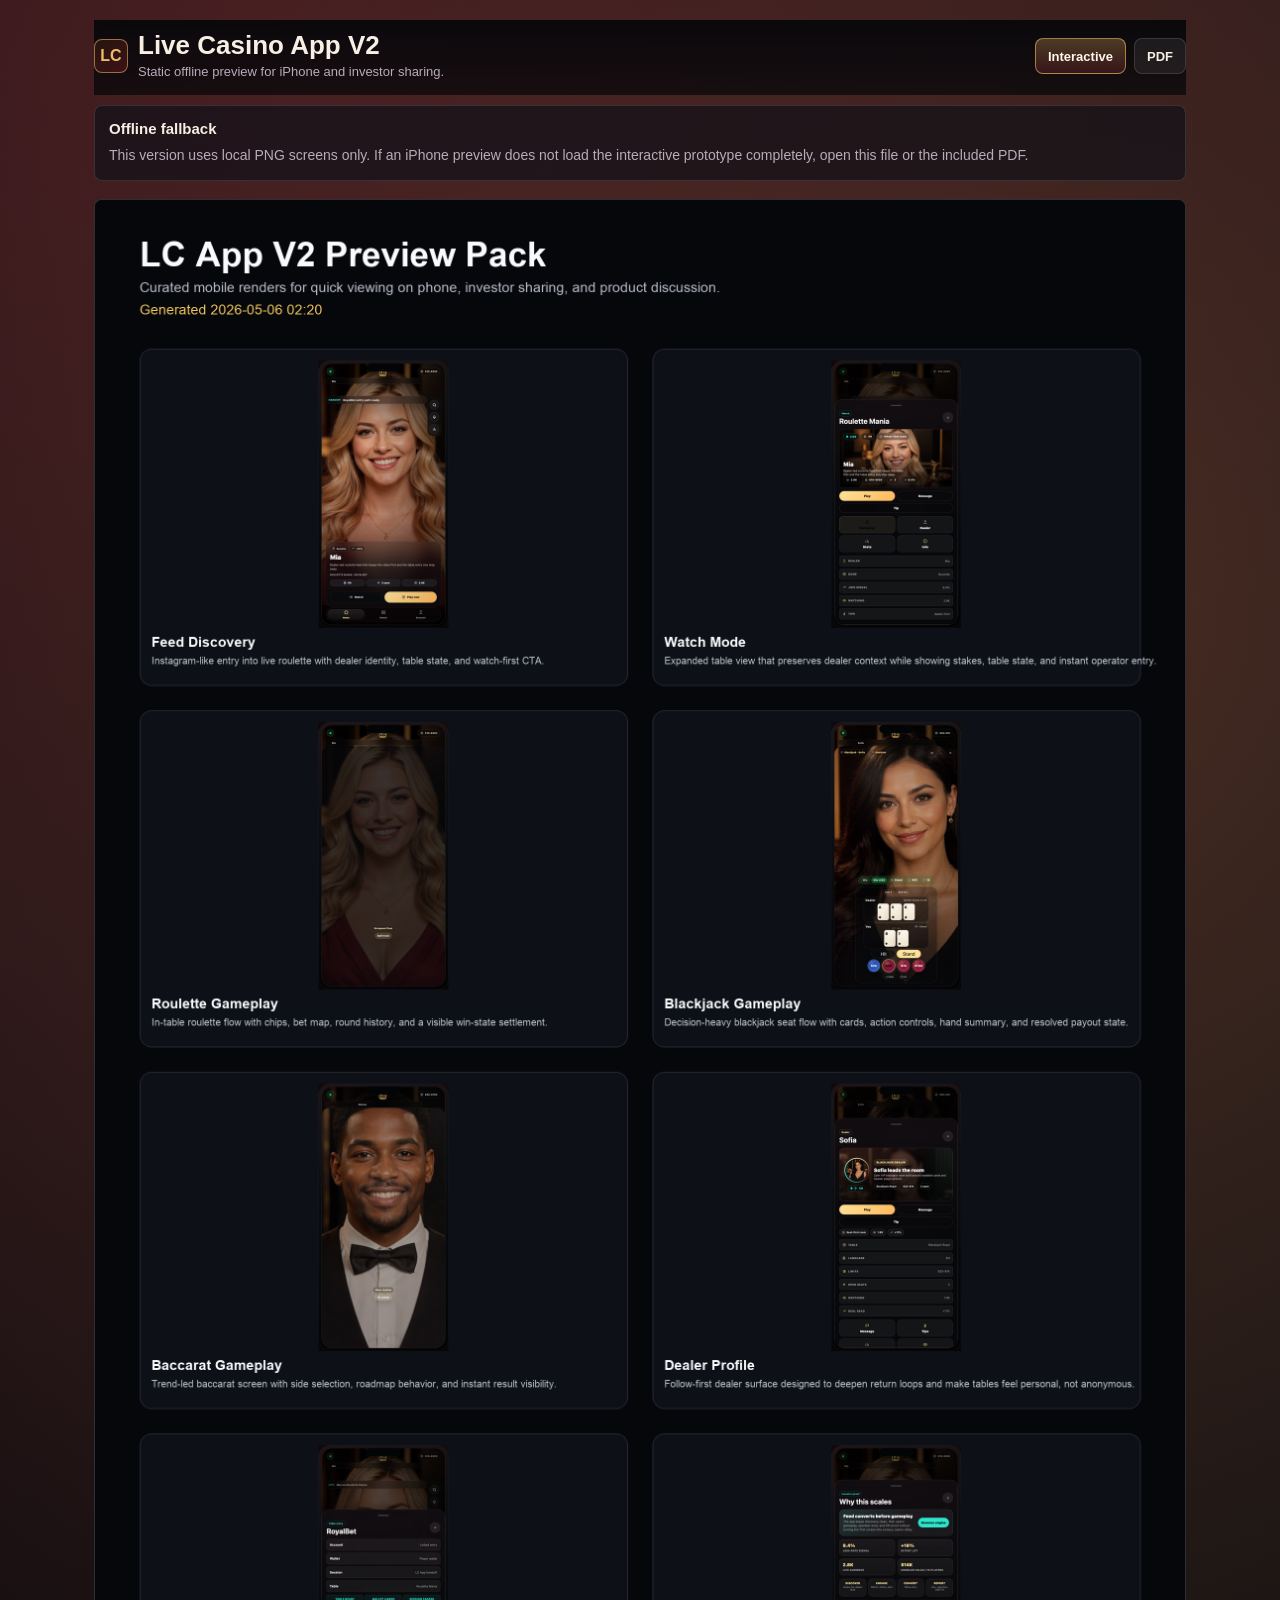
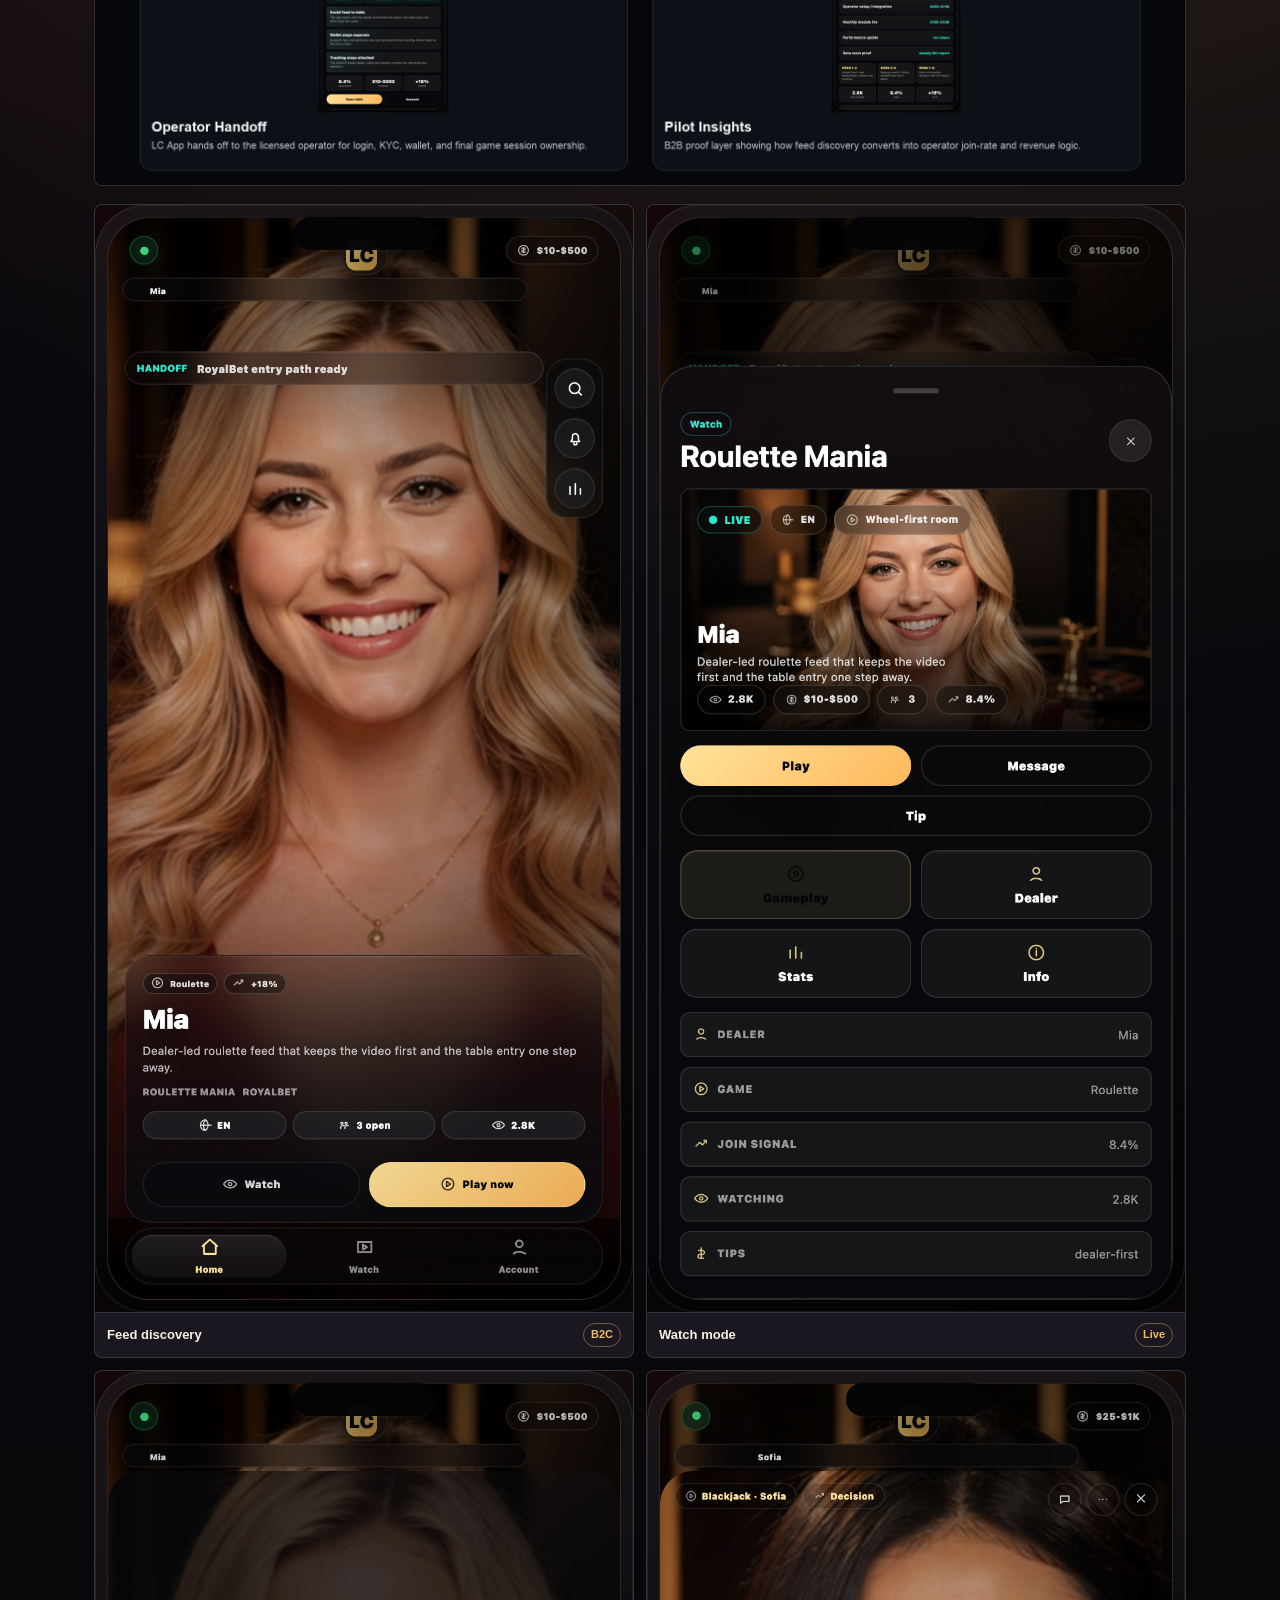
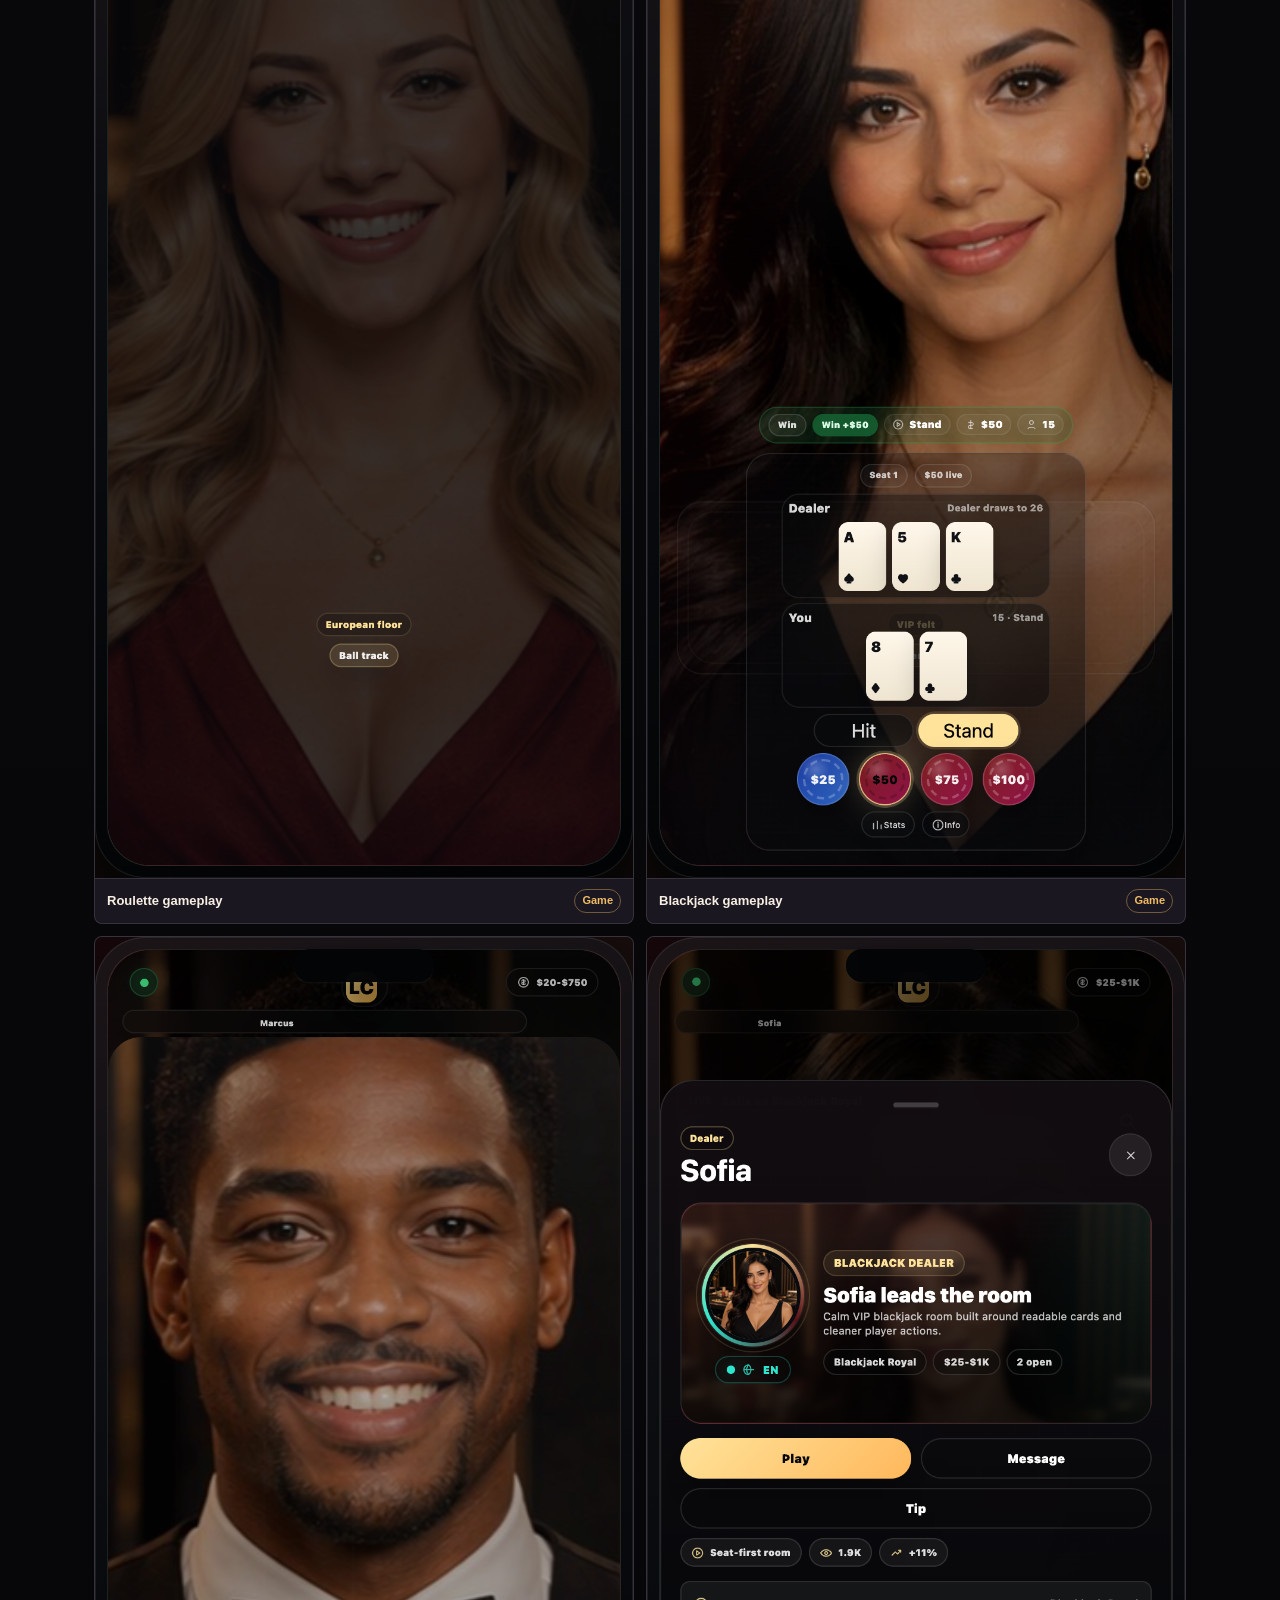
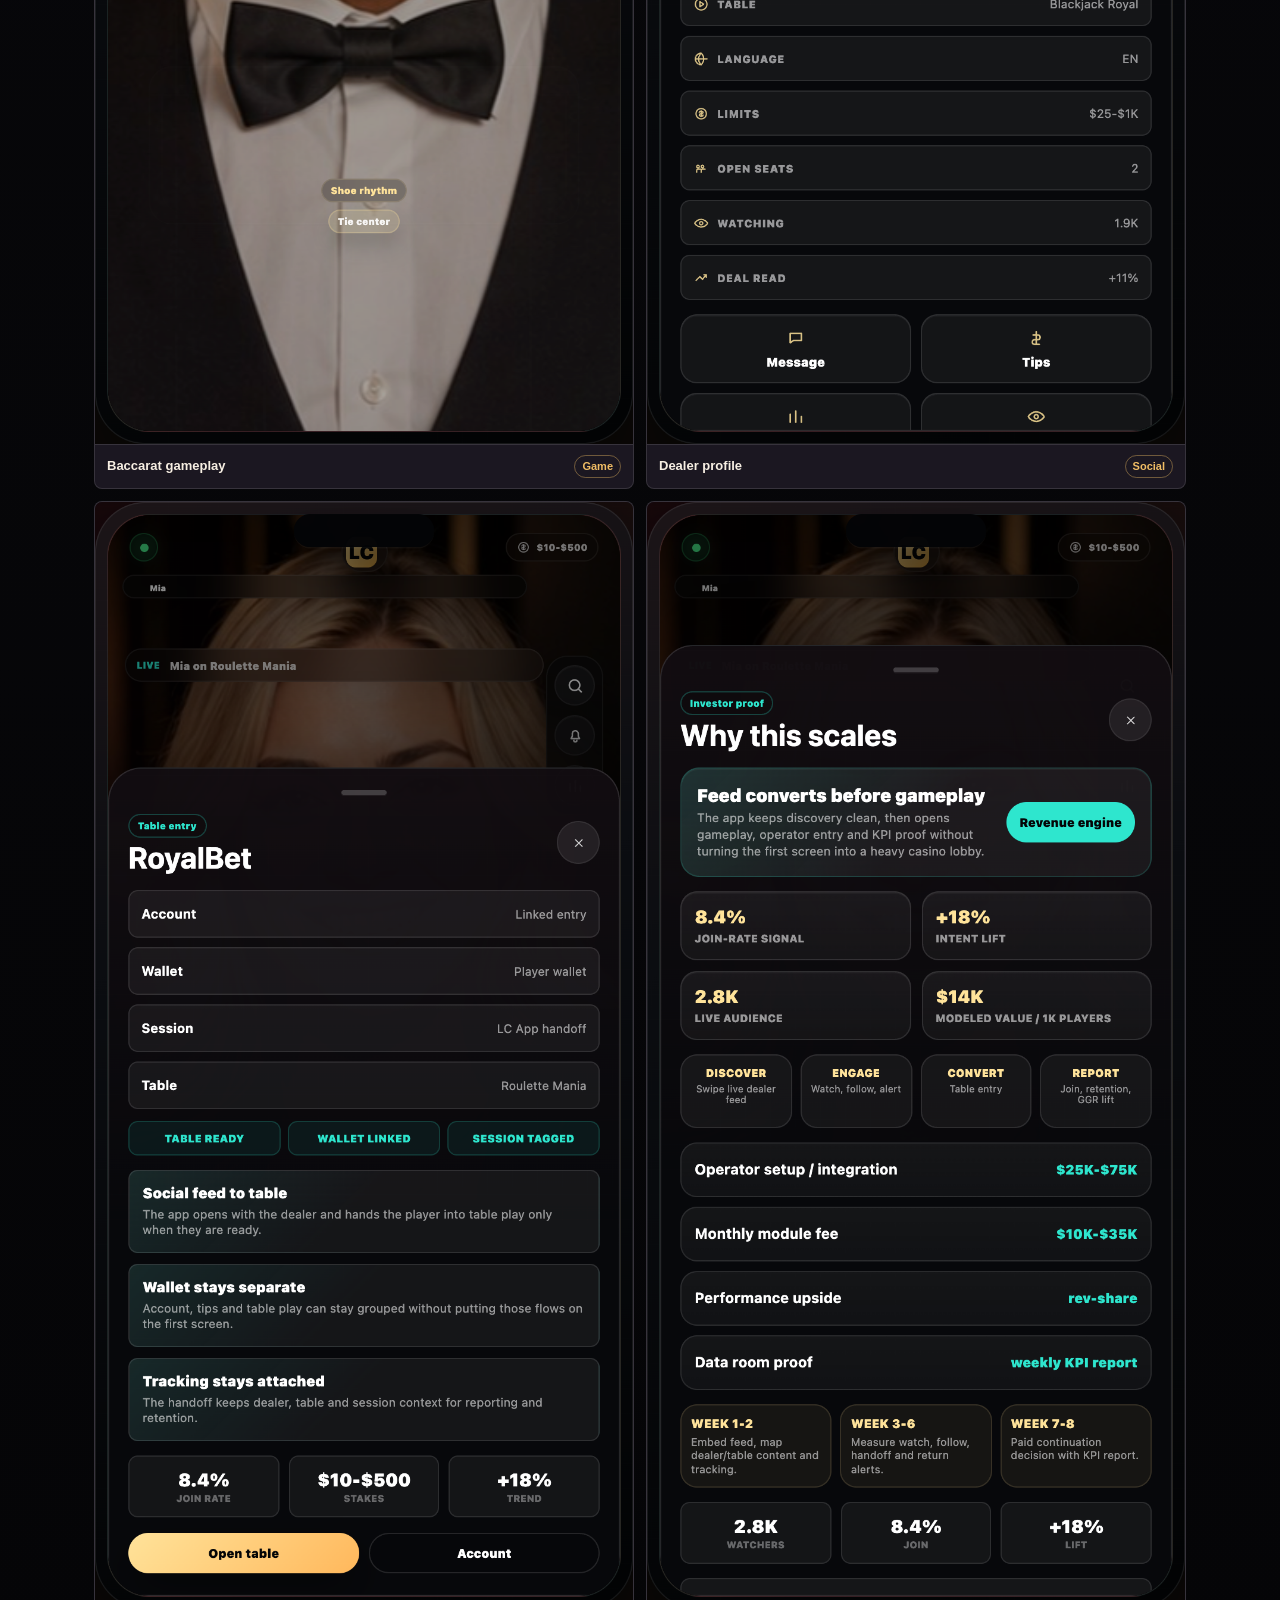
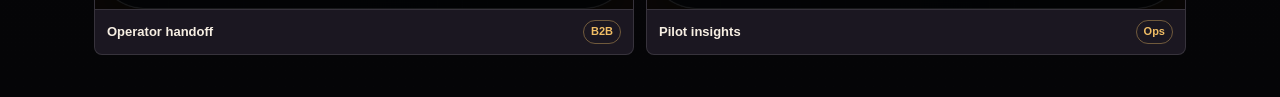
<file: 02_OPEN_STATIC_PREVIEW.html>
<!doctype html>
<html lang="en">
<head>
  <meta charset="utf-8">
  <meta name="viewport" content="width=device-width, initial-scale=1, viewport-fit=cover">
  <title>LC App V2 Static Offline Preview</title>
  <style>
    :root {
      color-scheme: dark;
      --bg: #08080b;
      --panel: #131118;
      --panel-2: #1b1721;
      --text: #f7efe3;
      --muted: #b9abb8;
      --gold: #f0bd65;
      --red: #e1404c;
      --line: rgba(255,255,255,.12);
    }

    * {
      box-sizing: border-box;
    }

    body {
      margin: 0;
      min-height: 100vh;
      background:
        radial-gradient(circle at 20% 0%, rgba(225,64,76,.22), transparent 30%),
        radial-gradient(circle at 80% 10%, rgba(240,189,101,.18), transparent 28%),
        linear-gradient(180deg, #0c090f 0%, var(--bg) 52%, #050507 100%);
      color: var(--text);
      font-family: Inter, -apple-system, BlinkMacSystemFont, "Segoe UI", sans-serif;
    }

    a {
      color: inherit;
      text-decoration: none;
    }

    .shell {
      width: min(1120px, 100%);
      margin: 0 auto;
      padding: 20px 14px 42px;
    }

    .topbar {
      position: sticky;
      top: 0;
      z-index: 10;
      display: flex;
      align-items: center;
      justify-content: space-between;
      gap: 12px;
      padding: 12px 0 14px;
      background: linear-gradient(180deg, rgba(8,8,11,.96), rgba(8,8,11,.74));
      backdrop-filter: blur(16px);
    }

    .brand {
      display: flex;
      align-items: center;
      gap: 10px;
      min-width: 0;
    }

    .mark {
      width: 34px;
      height: 34px;
      display: grid;
      place-items: center;
      border: 1px solid rgba(240,189,101,.55);
      border-radius: 8px;
      background: linear-gradient(145deg, #25150e, #3d1218);
      color: var(--gold);
      font-weight: 800;
      letter-spacing: 0;
    }

    h1 {
      margin: 0;
      font-size: clamp(18px, 4vw, 26px);
      line-height: 1.05;
      letter-spacing: 0;
    }

    .sub {
      margin: 4px 0 0;
      color: var(--muted);
      font-size: 13px;
      line-height: 1.35;
    }

    .actions {
      display: flex;
      gap: 8px;
      flex-wrap: wrap;
      justify-content: flex-end;
    }

    .button {
      min-height: 36px;
      display: inline-flex;
      align-items: center;
      justify-content: center;
      padding: 0 12px;
      border: 1px solid var(--line);
      border-radius: 8px;
      background: rgba(255,255,255,.07);
      color: var(--text);
      font-size: 13px;
      font-weight: 700;
      white-space: nowrap;
    }

    .button.primary {
      border-color: rgba(240,189,101,.6);
      background: linear-gradient(180deg, rgba(240,189,101,.28), rgba(225,64,76,.18));
      color: #fff7e9;
    }

    .summary {
      margin-top: 10px;
      padding: 14px;
      border: 1px solid var(--line);
      border-radius: 8px;
      background: rgba(19,17,24,.72);
    }

    .summary h2 {
      margin: 0 0 8px;
      font-size: 15px;
      letter-spacing: 0;
    }

    .summary p {
      margin: 0;
      color: var(--muted);
      font-size: 14px;
      line-height: 1.5;
    }

    .contact {
      margin-top: 18px;
      overflow: hidden;
      border: 1px solid var(--line);
      border-radius: 8px;
      background: var(--panel);
    }

    .contact img,
    .screen img {
      display: block;
      width: 100%;
      height: auto;
    }

    .grid {
      display: grid;
      grid-template-columns: repeat(2, minmax(0, 1fr));
      gap: 12px;
      margin-top: 18px;
    }

    .screen {
      overflow: hidden;
      border: 1px solid var(--line);
      border-radius: 8px;
      background: var(--panel-2);
    }

    .caption {
      display: flex;
      align-items: center;
      justify-content: space-between;
      gap: 10px;
      min-height: 44px;
      padding: 10px 12px;
      border-top: 1px solid var(--line);
      color: var(--muted);
      font-size: 13px;
      line-height: 1.25;
    }

    .caption strong {
      color: var(--text);
      font-size: 13px;
      font-weight: 800;
    }

    .tag {
      flex: 0 0 auto;
      padding: 4px 7px;
      border: 1px solid rgba(240,189,101,.4);
      border-radius: 999px;
      color: var(--gold);
      font-size: 11px;
      font-weight: 800;
    }

    @media (max-width: 720px) {
      .topbar {
        align-items: flex-start;
        flex-direction: column;
      }

      .actions {
        width: 100%;
        justify-content: flex-start;
      }

      .button {
        flex: 1 1 auto;
      }

      .grid {
        grid-template-columns: 1fr;
      }
    }
  </style>
</head>
<body>
  <main class="shell">
    <header class="topbar">
      <div class="brand">
        <div class="mark">LC</div>
        <div>
          <h1>Live Casino App V2</h1>
          <p class="sub">Static offline preview for iPhone and investor sharing.</p>
        </div>
      </div>
      <nav class="actions" aria-label="Offline files">
        <a class="button primary" href="index.html">Interactive</a>
        <a class="button" href="static_preview/LC_App_V2_Preview_Pack.pdf">PDF</a>
      </nav>
    </header>

    <section class="summary">
      <h2>Offline fallback</h2>
      <p>This version uses local PNG screens only. If an iPhone preview does not load the interactive prototype completely, open this file or the included PDF.</p>
    </section>

    <section class="contact" aria-label="Preview contact sheet">
      <img src="static_preview/LC_App_V2_Preview_Contact_Sheet.png" alt="LC App V2 preview contact sheet">
    </section>

    <section class="grid" aria-label="Product screens">
      <article class="screen">
        <img src="static_preview/png/01_feed_discovery_mia_roulette.png" alt="Feed discovery screen with roulette dealer">
        <div class="caption"><strong>Feed discovery</strong><span class="tag">B2C</span></div>
      </article>
      <article class="screen">
        <img src="static_preview/png/02_watch_mode_mia_roulette.png" alt="Watch mode roulette table screen">
        <div class="caption"><strong>Watch mode</strong><span class="tag">Live</span></div>
      </article>
      <article class="screen">
        <img src="static_preview/png/03_roulette_gameplay_win_state.png" alt="Roulette gameplay win state">
        <div class="caption"><strong>Roulette gameplay</strong><span class="tag">Game</span></div>
      </article>
      <article class="screen">
        <img src="static_preview/png/04_blackjack_gameplay_win_state.png" alt="Blackjack gameplay win state">
        <div class="caption"><strong>Blackjack gameplay</strong><span class="tag">Game</span></div>
      </article>
      <article class="screen">
        <img src="static_preview/png/05_baccarat_gameplay_win_state.png" alt="Baccarat gameplay win state">
        <div class="caption"><strong>Baccarat gameplay</strong><span class="tag">Game</span></div>
      </article>
      <article class="screen">
        <img src="static_preview/png/06_dealer_profile_sofia.png" alt="Dealer profile screen">
        <div class="caption"><strong>Dealer profile</strong><span class="tag">Social</span></div>
      </article>
      <article class="screen">
        <img src="static_preview/png/07_operator_handoff.png" alt="Operator handoff screen">
        <div class="caption"><strong>Operator handoff</strong><span class="tag">B2B</span></div>
      </article>
      <article class="screen">
        <img src="static_preview/png/08_operator_pilot_insights.png" alt="Operator pilot insights screen">
        <div class="caption"><strong>Pilot insights</strong><span class="tag">Ops</span></div>
      </article>
    </section>
  </main>
</body>
</html>
</file>
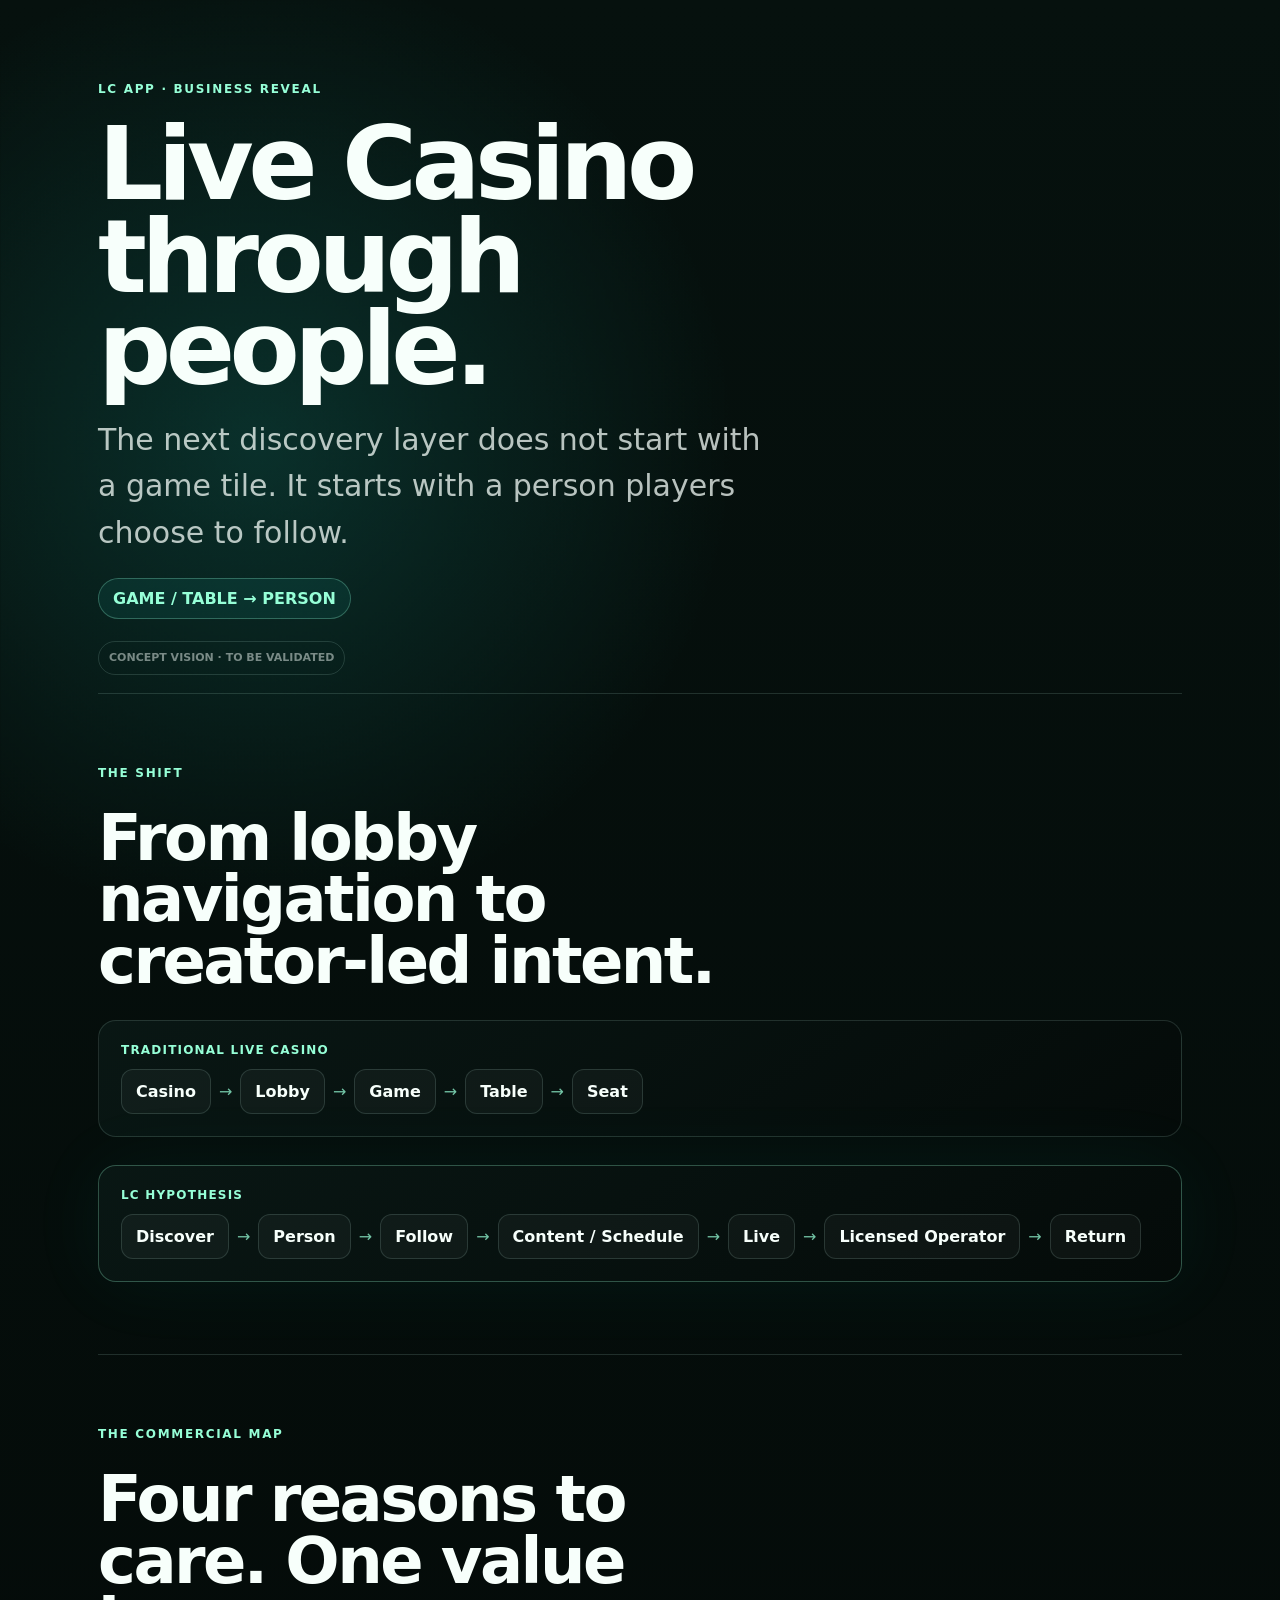
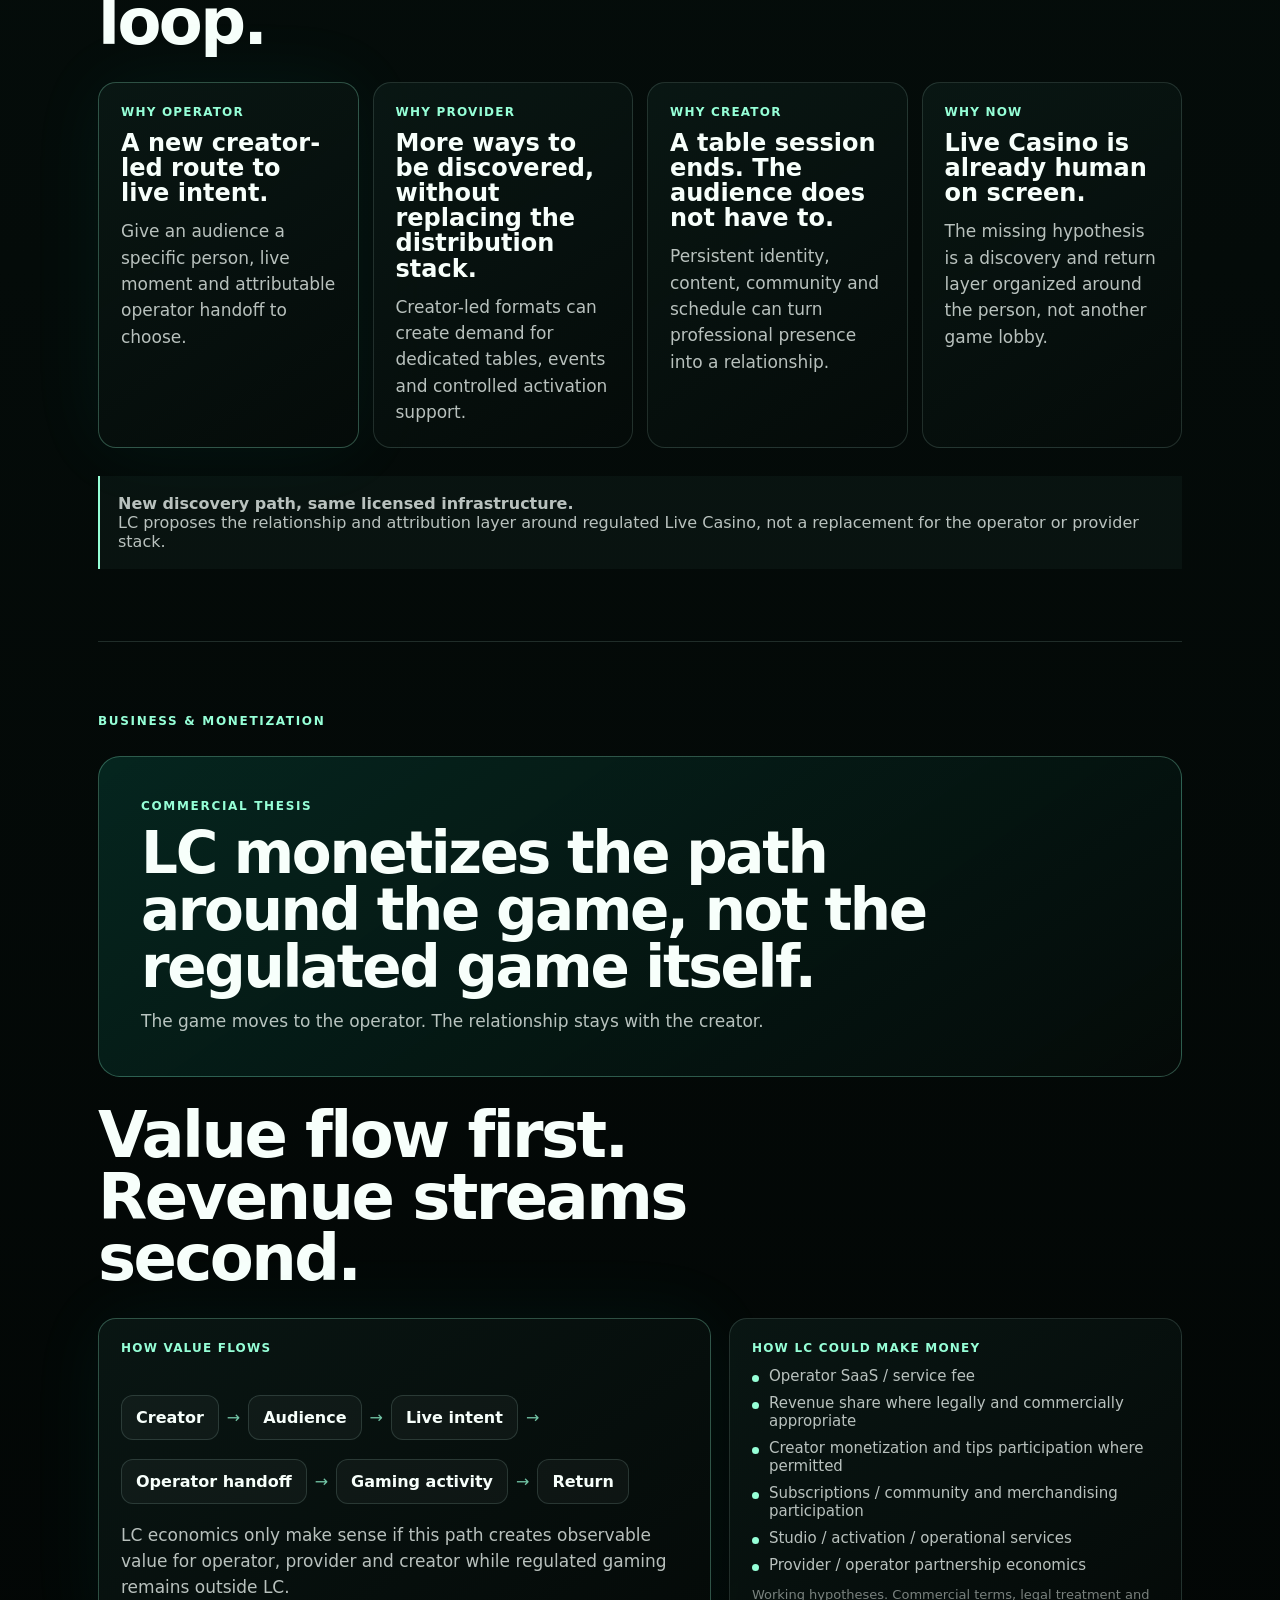
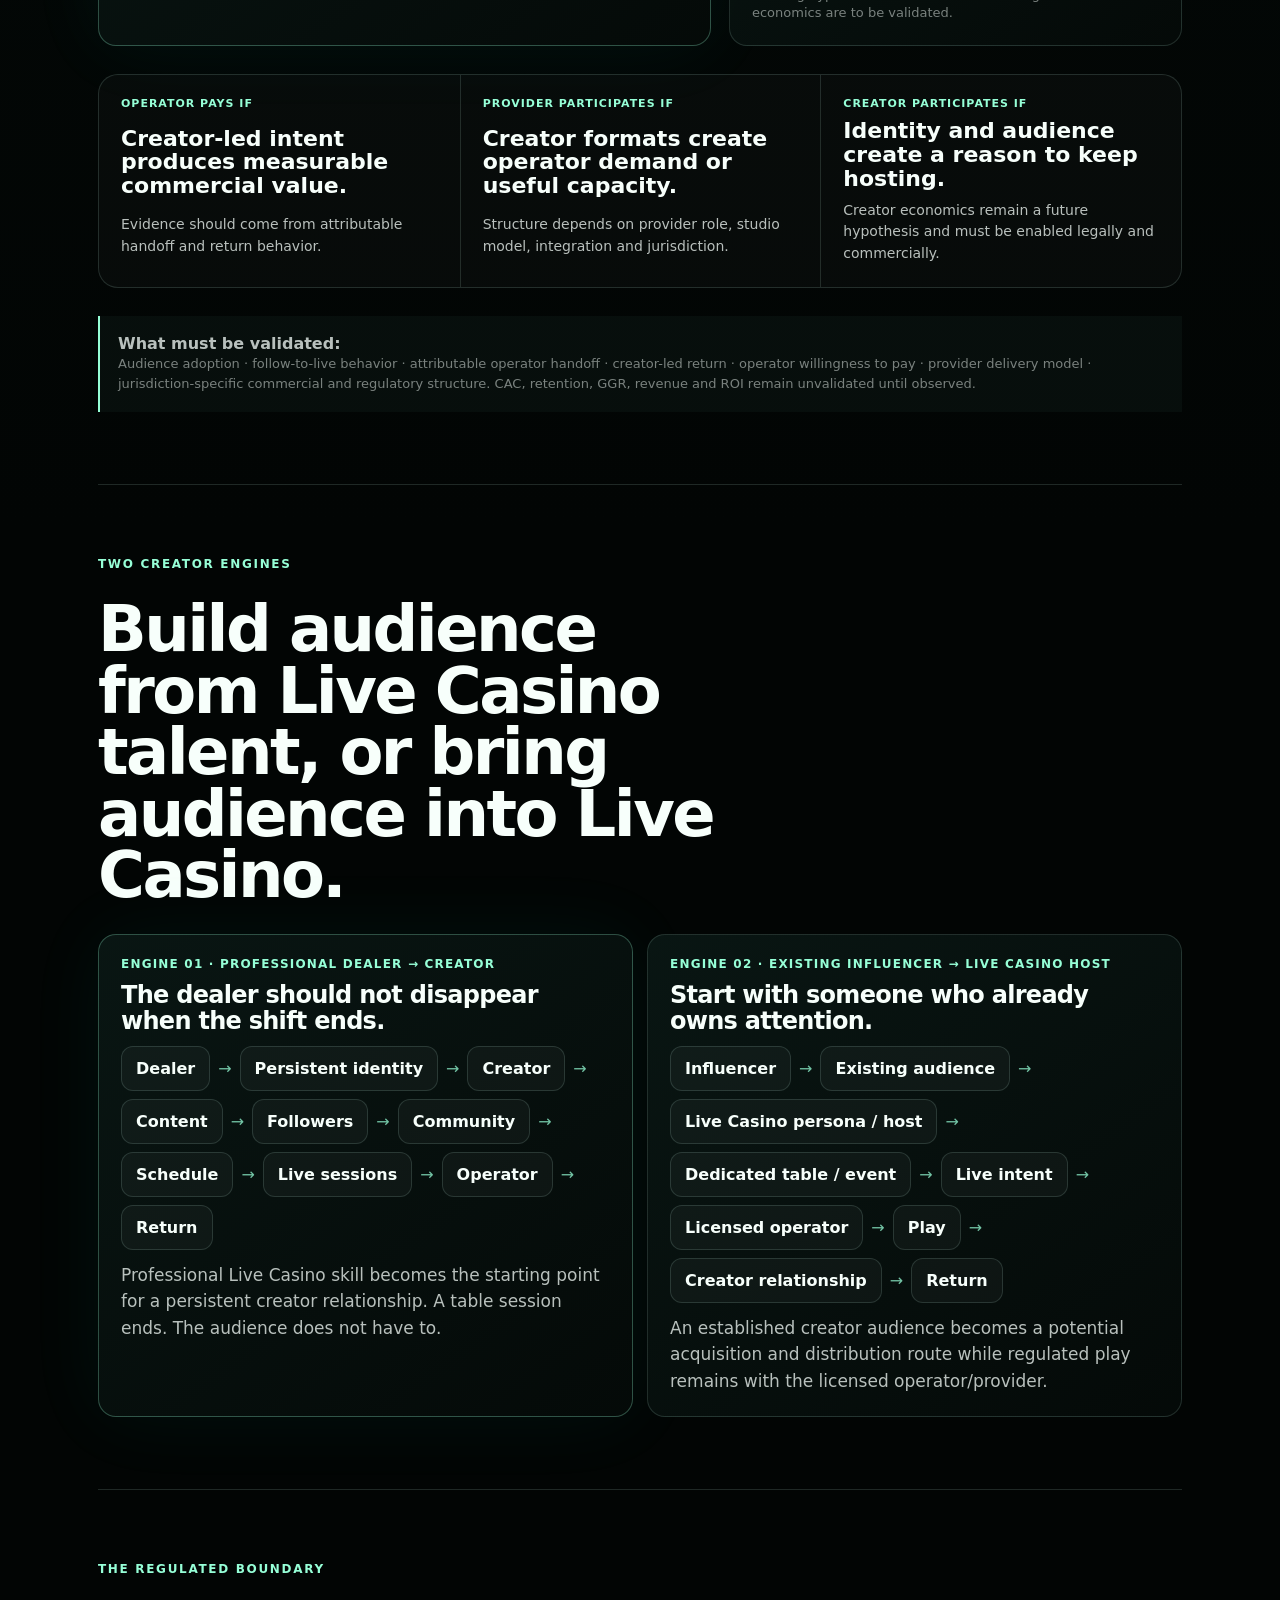
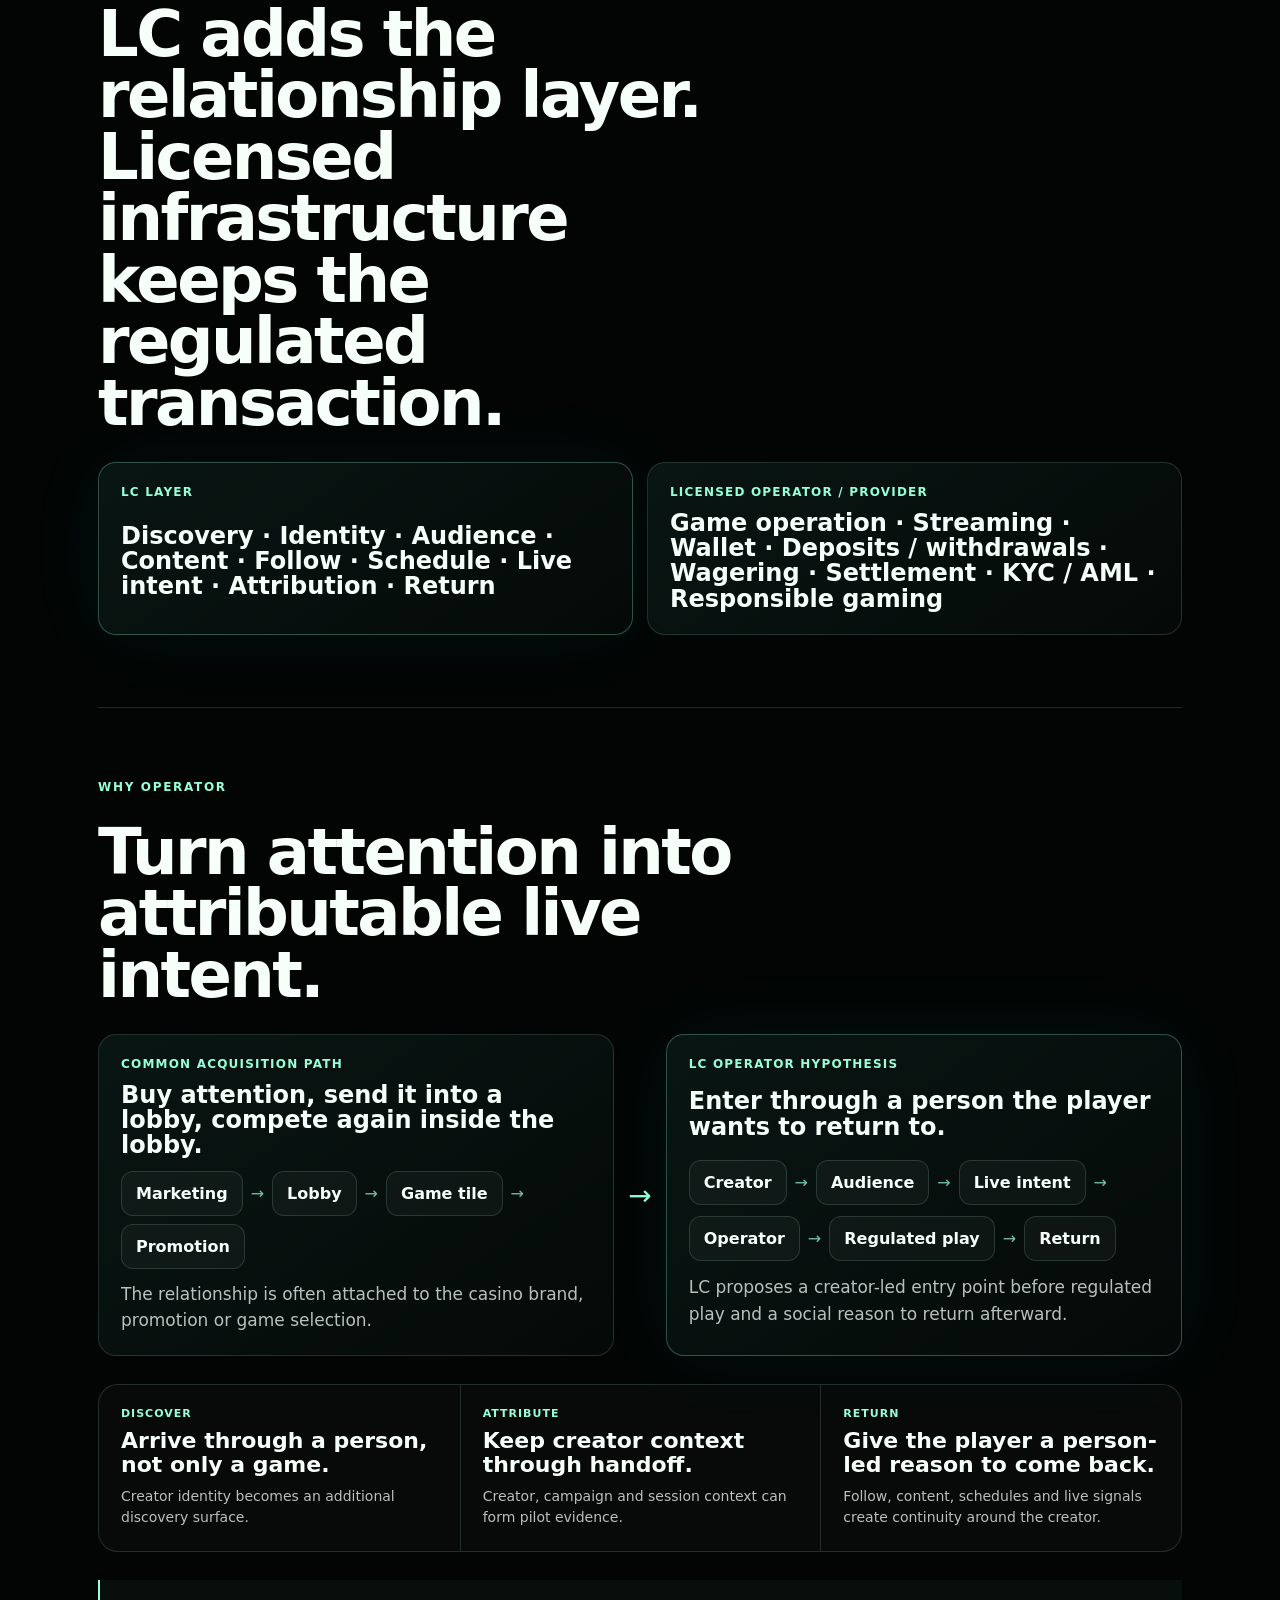
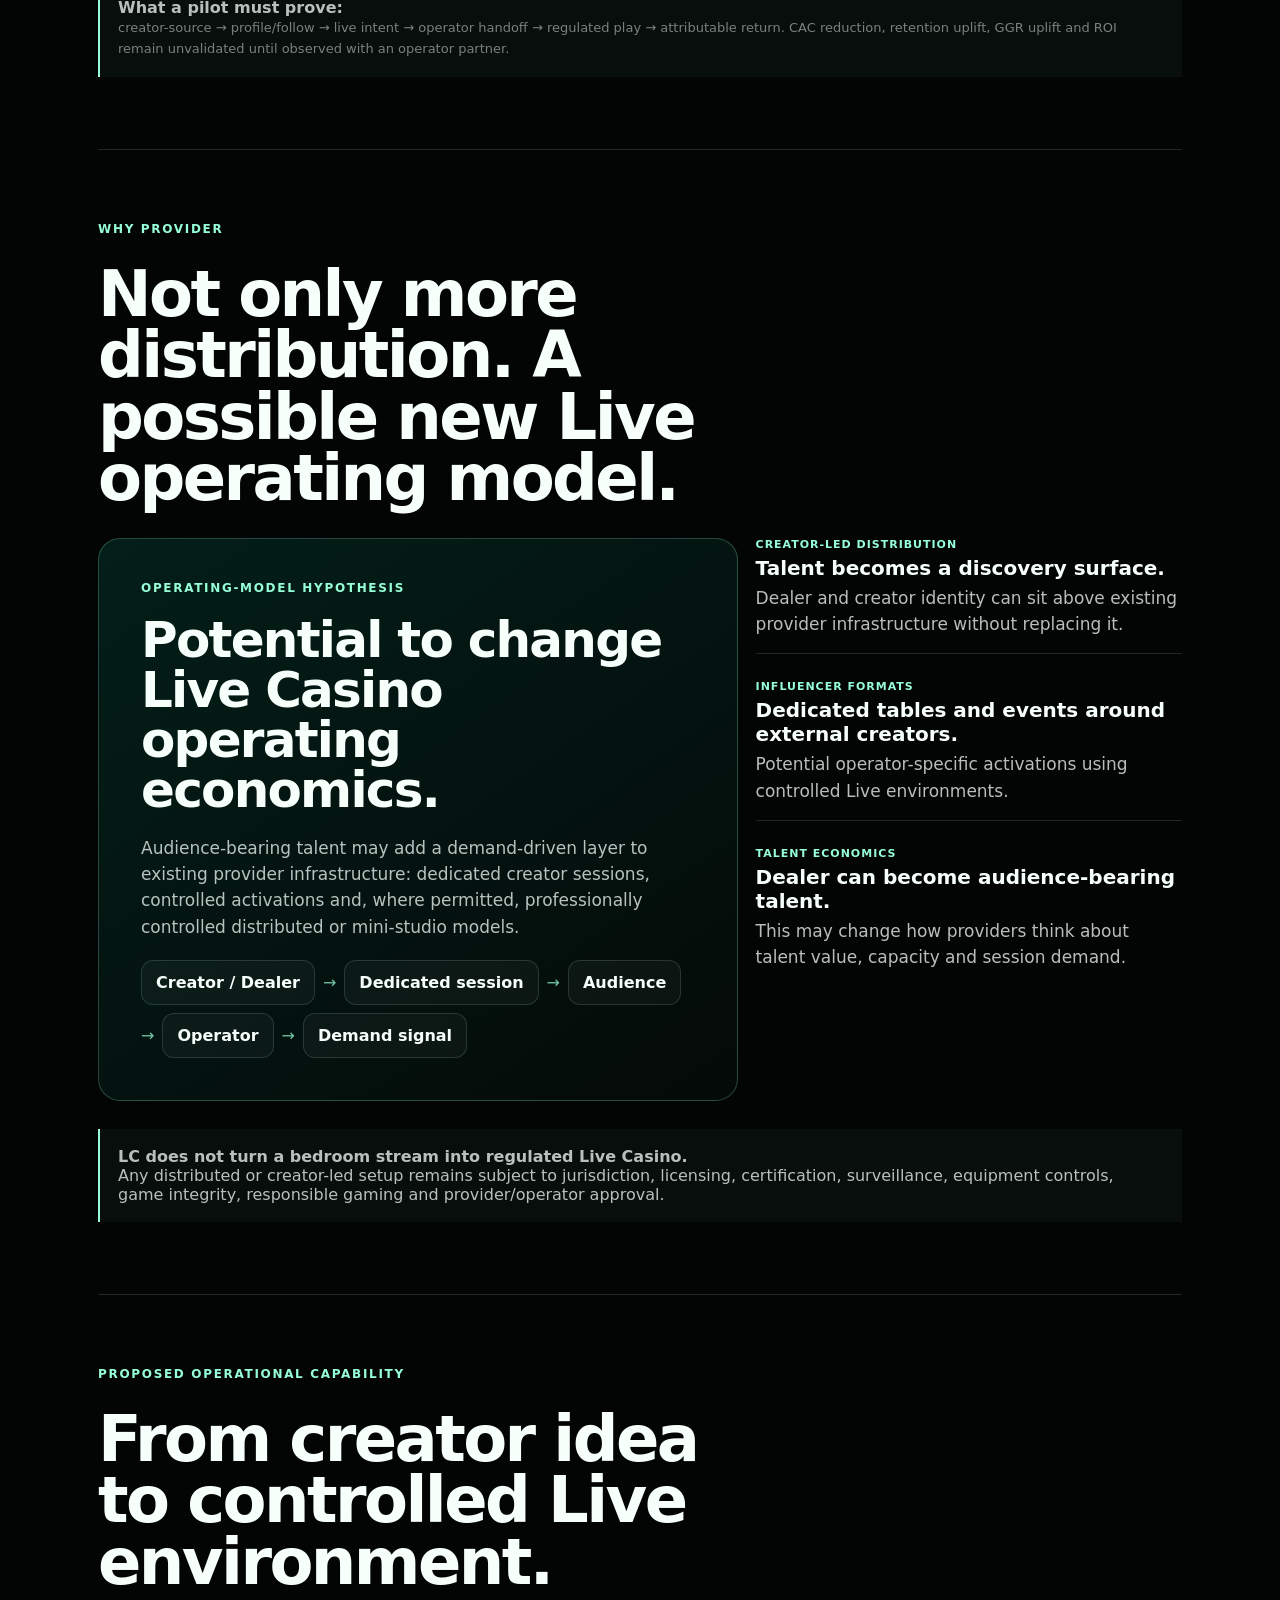
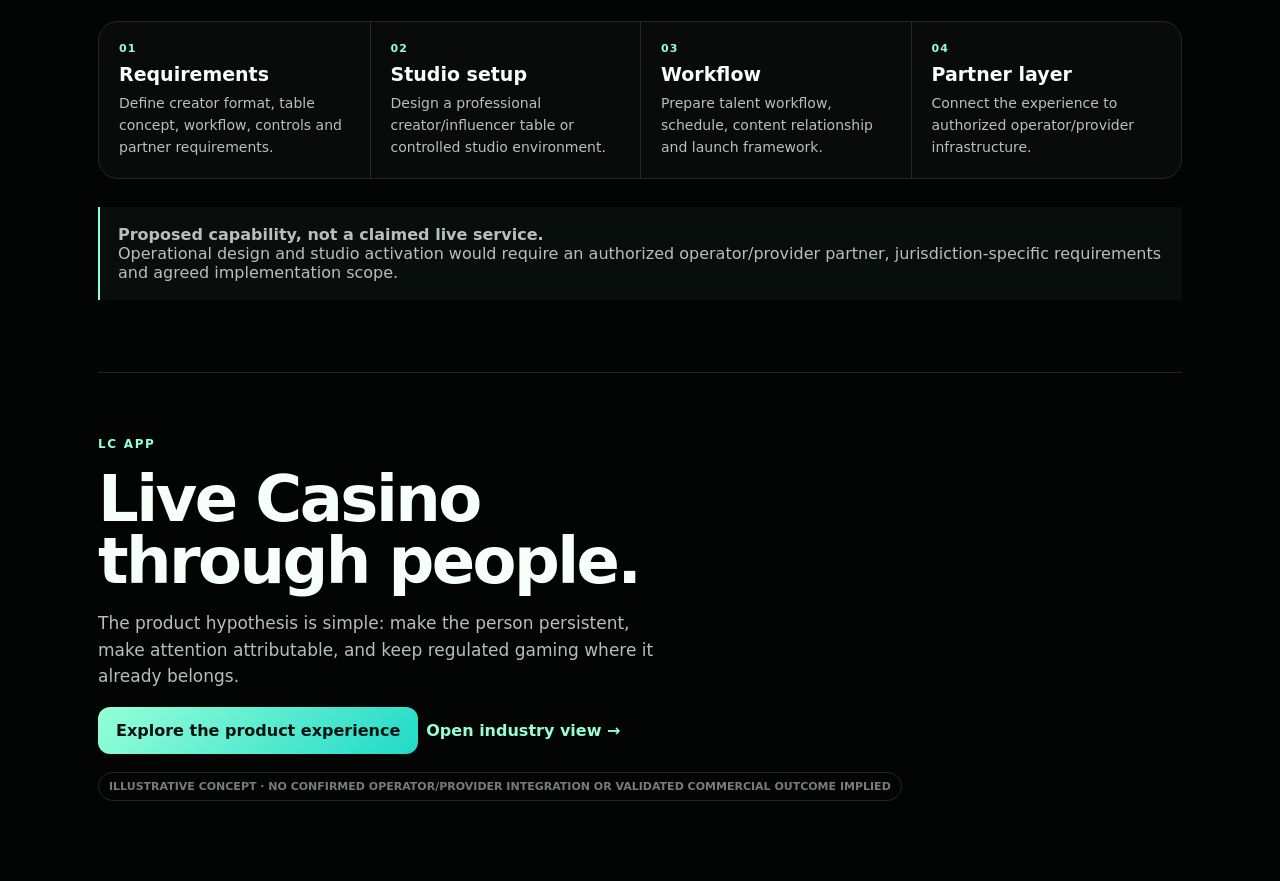
<file: showcase-v2/business-reveal-v1.html>
<!doctype html>
<html lang="en">
<head>
  <meta charset="utf-8" />
  <meta name="viewport" content="width=device-width,initial-scale=1,viewport-fit=cover" />
  <meta name="theme-color" content="#020504" />
  <title>LC App — Business & Monetization Reveal</title>
  <style>
    :root{--bg:#020504;--panel:#07110f;--panel2:#0a1815;--line:rgba(205,255,236,.14);--text:#f7fffb;--soft:rgba(247,255,251,.74);--muted:rgba(247,255,251,.48);--mint:#96ffd7;--teal:#20dac9;--red:#ff4d5a;font-family:Inter,ui-sans-serif,system-ui,-apple-system,BlinkMacSystemFont,"Segoe UI",sans-serif;color-scheme:dark}
    *{box-sizing:border-box}html,body{margin:0;background:var(--bg);color:var(--text)}body{background:radial-gradient(circle at 20% 5%,rgba(32,218,201,.16),transparent 30rem),linear-gradient(180deg,#06110e,#020504 42%)}
    main{width:min(1180px,100%);margin:auto;padding:clamp(24px,5vw,72px) clamp(18px,4vw,48px) 80px}.kicker{color:var(--mint);font-size:12px;font-weight:900;letter-spacing:.14em;text-transform:uppercase}.hero{min-height:70svh;display:grid;align-content:center;gap:22px;border-bottom:1px solid var(--line)}h1{font-size:clamp(48px,8vw,104px);line-height:.9;letter-spacing:-.055em;margin:0;max-width:10ch}h2{font-size:clamp(34px,5vw,64px);line-height:.96;letter-spacing:-.04em;margin:0;max-width:15ch}h3{font-size:20px;margin:0}p{margin:0;color:var(--soft);font-size:17px;line-height:1.55}.lead{font-size:clamp(20px,2.5vw,30px);max-width:36ch}.thesis{display:inline-flex;width:max-content;max-width:100%;padding:10px 14px;border:1px solid rgba(150,255,215,.28);border-radius:999px;background:rgba(32,218,201,.08);color:var(--mint);font-weight:850}.section{padding:72px 0;border-bottom:1px solid var(--line);display:grid;gap:28px}.flow{display:flex;flex-wrap:wrap;gap:8px;align-items:center}.step{padding:12px 14px;border:1px solid var(--line);border-radius:12px;background:rgba(255,255,255,.035);font-weight:780}.arrow{color:var(--mint);opacity:.75}.grid{display:grid;grid-template-columns:repeat(2,minmax(0,1fr));gap:14px}.answer-grid{display:grid;grid-template-columns:repeat(4,minmax(0,1fr));gap:14px}.answer-grid .card{min-height:230px;align-content:start}.card{padding:22px;border:1px solid var(--line);border-radius:18px;background:linear-gradient(145deg,rgba(10,24,21,.9),rgba(5,11,9,.88));display:grid;gap:12px}.card strong{color:var(--mint);font-size:12px;text-transform:uppercase;letter-spacing:.1em}.card b{font-size:24px;line-height:1.05}.card small{color:var(--muted);font-size:13px;line-height:1.45}.primary{border-color:rgba(150,255,215,.28);box-shadow:0 0 80px rgba(32,218,201,.06)}.engine{display:grid;grid-template-columns:1fr 1fr;gap:14px}.engine .card{min-height:290px;align-content:start}.big{font-size:clamp(28px,4vw,46px);line-height:1.02;letter-spacing:-.03em}.money{display:grid;grid-template-columns:1.15fr .85fr;gap:18px}.list{display:grid;gap:9px}.item{display:flex;gap:10px;align-items:flex-start;color:var(--soft);font-size:15px}.dot{width:7px;height:7px;border-radius:99px;background:var(--mint);margin-top:8px;flex:0 0 auto}.boundary{padding:18px;border-left:2px solid var(--mint);background:rgba(150,255,215,.035);color:var(--soft)}.commercial-thesis{padding:clamp(24px,4vw,42px);border:1px solid rgba(150,255,215,.28);border-radius:22px;background:linear-gradient(145deg,rgba(7,61,50,.55),rgba(5,11,9,.9));display:grid;gap:12px}.commercial-thesis b{font-size:clamp(30px,4.7vw,58px);line-height:.98;letter-spacing:-.04em;max-width:20ch}.label{display:inline-flex;width:max-content;max-width:100%;padding:7px 10px;border-radius:999px;border:1px solid var(--line);font-size:11px;font-weight:850;color:var(--muted);text-transform:uppercase}.compare{display:grid;grid-template-columns:1fr auto 1fr;gap:14px;align-items:stretch}.compare-arrow{display:grid;place-items:center;color:var(--mint);font-size:28px}.metric{font-size:13px;color:var(--muted);line-height:1.45}.proof-strip{display:grid;grid-template-columns:repeat(3,minmax(0,1fr));gap:0;border:1px solid var(--line);border-radius:20px;overflow:hidden;background:rgba(255,255,255,.025)}.proof{padding:22px;display:grid;gap:9px;border-left:1px solid var(--line)}.proof:first-child{border-left:0}.proof strong{color:var(--mint);font-size:11px;text-transform:uppercase;letter-spacing:.09em}.proof b{font-size:22px;line-height:1.08}.proof p{font-size:14px}.editorial{display:grid;grid-template-columns:minmax(0,1.2fr) minmax(300px,.8fr);gap:18px;align-items:start}.editorial-main{padding:clamp(24px,4vw,42px);border:1px solid rgba(150,255,215,.24);border-radius:22px;background:linear-gradient(145deg,rgba(7,61,50,.46),rgba(5,11,9,.9));display:grid;gap:20px}.editorial-main b{font-size:clamp(30px,4vw,50px);line-height:1;letter-spacing:-.035em}.editorial-side{display:grid;gap:10px}.line-item{padding:16px 0;border-bottom:1px solid var(--line);display:grid;gap:5px}.line-item:first-child{padding-top:0}.line-item:last-child{border-bottom:0}.line-item strong{color:var(--mint);font-size:11px;text-transform:uppercase;letter-spacing:.09em}.line-item b{font-size:20px}.capability{display:grid;grid-template-columns:repeat(4,minmax(0,1fr));gap:0;border:1px solid var(--line);border-radius:20px;overflow:hidden}.capability article{padding:20px;border-left:1px solid var(--line);background:rgba(255,255,255,.025);display:grid;gap:8px}.capability article:first-child{border-left:0}.capability strong{color:var(--mint);font-size:11px;letter-spacing:.09em}.capability b{font-size:19px}.capability p{font-size:14px}.footer{padding-top:64px;display:grid;gap:18px}.footer p{max-width:52ch}.cta{display:inline-flex;width:max-content;text-decoration:none;color:#021210;background:linear-gradient(135deg,var(--mint),var(--teal));padding:14px 18px;border-radius:12px;font-weight:900}.text-link{color:var(--mint);text-decoration:none;font-weight:800}
    @media(max-width:980px){.answer-grid{grid-template-columns:repeat(2,minmax(0,1fr))}.answer-grid .card{min-height:0}.capability{grid-template-columns:repeat(2,minmax(0,1fr))}.capability article:nth-child(3){border-left:0;border-top:1px solid var(--line)}.capability article:nth-child(4){border-top:1px solid var(--line)}}
    @media(max-width:760px){main{padding-top:max(28px,env(safe-area-inset-top));padding-right:max(18px,env(safe-area-inset-right));padding-bottom:calc(64px + env(safe-area-inset-bottom));padding-left:max(18px,env(safe-area-inset-left))}.hero{min-height:72svh;gap:18px}.grid,.engine,.money,.compare,.answer-grid,.editorial{grid-template-columns:1fr}.compare-arrow{transform:rotate(90deg);min-height:18px}.section{padding:44px 0;gap:22px}.card{padding:18px}.card b{font-size:22px}.answer-grid{gap:10px}.engine .card{min-height:0}.lead,p{font-size:16px}.step{font-size:13px;padding:11px;width:100%;text-align:center}.section>.card>.flow,.compare .flow,.engine .flow,.money .flow{display:grid;grid-template-columns:1fr;justify-items:stretch;gap:5px}.section>.card>.flow .arrow,.compare .flow .arrow,.engine .flow .arrow,.money .flow .arrow{height:13px;line-height:13px;justify-self:center;transform:rotate(90deg)}.commercial-thesis{padding:22px 18px}.commercial-thesis b{font-size:32px}.boundary{padding:16px}.label{white-space:normal;line-height:1.25}.proof-strip{grid-template-columns:1fr}.proof{border-left:0;border-top:1px solid var(--line);padding:18px}.proof:first-child{border-top:0}.editorial-main{padding:22px 18px}.editorial-main b{font-size:31px}.capability{grid-template-columns:1fr}.capability article,.capability article:nth-child(3),.capability article:nth-child(4){border-left:0;border-top:1px solid var(--line)}.capability article:first-child{border-top:0}.footer .flow{display:grid;grid-template-columns:1fr;align-items:stretch;gap:8px}.footer .cta,.footer .text-link{width:100%;min-height:44px;align-items:center;justify-content:center;text-align:center}}
  </style>
</head>
<body>
<main>
  <section class="hero">
    <span class="kicker">LC APP · BUSINESS REVEAL</span>
    <h1>Live Casino through people.</h1>
    <p class="lead">The next discovery layer does not start with a game tile. It starts with a person players choose to follow.</p>
    <span class="thesis">GAME / TABLE → PERSON</span>
    <p class="label">Concept vision · To be validated</p>
  </section>

  <section class="section">
    <span class="kicker">THE SHIFT</span>
    <h2>From lobby navigation to creator-led intent.</h2>
    <div class="card">
      <strong>Traditional Live Casino</strong>
      <div class="flow"><span class="step">Casino</span><span class="arrow">→</span><span class="step">Lobby</span><span class="arrow">→</span><span class="step">Game</span><span class="arrow">→</span><span class="step">Table</span><span class="arrow">→</span><span class="step">Seat</span></div>
    </div>
    <div class="card primary">
      <strong>LC hypothesis</strong>
      <div class="flow"><span class="step">Discover</span><span class="arrow">→</span><span class="step">Person</span><span class="arrow">→</span><span class="step">Follow</span><span class="arrow">→</span><span class="step">Content / Schedule</span><span class="arrow">→</span><span class="step">Live</span><span class="arrow">→</span><span class="step">Licensed Operator</span><span class="arrow">→</span><span class="step">Return</span></div>
    </div>
  </section>

  <section class="section">
    <span class="kicker">THE COMMERCIAL MAP</span>
    <h2>Four reasons to care. One value loop.</h2>
    <div class="answer-grid">
      <article class="card primary"><strong>Why Operator</strong><b>A new creator-led route to live intent.</b><p>Give an audience a specific person, live moment and attributable operator handoff to choose.</p></article>
      <article class="card"><strong>Why Provider</strong><b>More ways to be discovered, without replacing the distribution stack.</b><p>Creator-led formats can create demand for dedicated tables, events and controlled activation support.</p></article>
      <article class="card"><strong>Why Creator</strong><b>A table session ends. The audience does not have to.</b><p>Persistent identity, content, community and schedule can turn professional presence into a relationship.</p></article>
      <article class="card"><strong>Why Now</strong><b>Live Casino is already human on screen.</b><p>The missing hypothesis is a discovery and return layer organized around the person, not another game lobby.</p></article>
    </div>
    <div class="boundary"><b>New discovery path, same licensed infrastructure.</b><br>LC proposes the relationship and attribution layer around regulated Live Casino, not a replacement for the operator or provider stack.</div>
  </section>

  <section class="section">
    <span class="kicker">BUSINESS & MONETIZATION</span>
    <div class="commercial-thesis"><span class="kicker">COMMERCIAL THESIS</span><b>LC monetizes the path around the game, not the regulated game itself.</b><p>The game moves to the operator. The relationship stays with the creator.</p></div>
    <h2>Value flow first. Revenue streams second.</h2>
    <div class="money">
      <div class="card primary"><strong>How value flows</strong><div class="flow"><span class="step">Creator</span><span class="arrow">→</span><span class="step">Audience</span><span class="arrow">→</span><span class="step">Live intent</span><span class="arrow">→</span><span class="step">Operator handoff</span><span class="arrow">→</span><span class="step">Gaming activity</span><span class="arrow">→</span><span class="step">Return</span></div><p>LC economics only make sense if this path creates observable value for operator, provider and creator while regulated gaming remains outside LC.</p></div>
      <div class="card"><strong>How LC could make money</strong><div class="list"><div class="item"><span class="dot"></span><span>Operator SaaS / service fee</span></div><div class="item"><span class="dot"></span><span>Revenue share where legally and commercially appropriate</span></div><div class="item"><span class="dot"></span><span>Creator monetization and tips participation where permitted</span></div><div class="item"><span class="dot"></span><span>Subscriptions / community and merchandising participation</span></div><div class="item"><span class="dot"></span><span>Studio / activation / operational services</span></div><div class="item"><span class="dot"></span><span>Provider / operator partnership economics</span></div></div><small>Working hypotheses. Commercial terms, legal treatment and economics are to be validated.</small></div>
    </div>
    <div class="proof-strip">
      <article class="proof"><strong>Operator pays if</strong><b>Creator-led intent produces measurable commercial value.</b><p>Evidence should come from attributable handoff and return behavior.</p></article>
      <article class="proof"><strong>Provider participates if</strong><b>Creator formats create operator demand or useful capacity.</b><p>Structure depends on provider role, studio model, integration and jurisdiction.</p></article>
      <article class="proof"><strong>Creator participates if</strong><b>Identity and audience create a reason to keep hosting.</b><p>Creator economics remain a future hypothesis and must be enabled legally and commercially.</p></article>
    </div>
    <div class="boundary"><b>What must be validated:</b><br><span class="metric">Audience adoption · follow-to-live behavior · attributable operator handoff · creator-led return · operator willingness to pay · provider delivery model · jurisdiction-specific commercial and regulatory structure. CAC, retention, GGR, revenue and ROI remain unvalidated until observed.</span></div>
  </section>

  <section class="section">
    <span class="kicker">TWO CREATOR ENGINES</span>
    <h2>Build audience from Live Casino talent, or bring audience into Live Casino.</h2>
    <div class="engine">
      <article class="card primary"><strong>Engine 01 · Professional dealer → Creator</strong><b class="big">The dealer should not disappear when the shift ends.</b><div class="flow"><span class="step">Dealer</span><span class="arrow">→</span><span class="step">Persistent identity</span><span class="arrow">→</span><span class="step">Creator</span><span class="arrow">→</span><span class="step">Content</span><span class="arrow">→</span><span class="step">Followers</span><span class="arrow">→</span><span class="step">Community</span><span class="arrow">→</span><span class="step">Schedule</span><span class="arrow">→</span><span class="step">Live sessions</span><span class="arrow">→</span><span class="step">Operator</span><span class="arrow">→</span><span class="step">Return</span></div><p>Professional Live Casino skill becomes the starting point for a persistent creator relationship. A table session ends. The audience does not have to.</p></article>
      <article class="card"><strong>Engine 02 · Existing influencer → Live Casino host</strong><b class="big">Start with someone who already owns attention.</b><div class="flow"><span class="step">Influencer</span><span class="arrow">→</span><span class="step">Existing audience</span><span class="arrow">→</span><span class="step">Live Casino persona / host</span><span class="arrow">→</span><span class="step">Dedicated table / event</span><span class="arrow">→</span><span class="step">Live intent</span><span class="arrow">→</span><span class="step">Licensed operator</span><span class="arrow">→</span><span class="step">Play</span><span class="arrow">→</span><span class="step">Creator relationship</span><span class="arrow">→</span><span class="step">Return</span></div><p>An established creator audience becomes a potential acquisition and distribution route while regulated play remains with the licensed operator/provider.</p></article>
    </div>
  </section>

  <section class="section">
    <span class="kicker">THE REGULATED BOUNDARY</span>
    <h2>LC adds the relationship layer. Licensed infrastructure keeps the regulated transaction.</h2>
    <div class="grid">
      <article class="card primary"><strong>LC layer</strong><b>Discovery · Identity · Audience · Content · Follow · Schedule · Live intent · Attribution · Return</b></article>
      <article class="card"><strong>Licensed operator / provider</strong><b>Game operation · Streaming · Wallet · Deposits / withdrawals · Wagering · Settlement · KYC / AML · Responsible gaming</b></article>
    </div>
  </section>

  <section class="section">
    <span class="kicker">WHY OPERATOR</span>
    <h2>Turn attention into attributable live intent.</h2>
    <div class="compare">
      <article class="card"><strong>Common acquisition path</strong><b>Buy attention, send it into a lobby, compete again inside the lobby.</b><div class="flow"><span class="step">Marketing</span><span class="arrow">→</span><span class="step">Lobby</span><span class="arrow">→</span><span class="step">Game tile</span><span class="arrow">→</span><span class="step">Promotion</span></div><p>The relationship is often attached to the casino brand, promotion or game selection.</p></article>
      <div class="compare-arrow">→</div>
      <article class="card primary"><strong>LC operator hypothesis</strong><b>Enter through a person the player wants to return to.</b><div class="flow"><span class="step">Creator</span><span class="arrow">→</span><span class="step">Audience</span><span class="arrow">→</span><span class="step">Live intent</span><span class="arrow">→</span><span class="step">Operator</span><span class="arrow">→</span><span class="step">Regulated play</span><span class="arrow">→</span><span class="step">Return</span></div><p>LC proposes a creator-led entry point before regulated play and a social reason to return afterward.</p></article>
    </div>
    <div class="proof-strip">
      <article class="proof"><strong>Discover</strong><b>Arrive through a person, not only a game.</b><p>Creator identity becomes an additional discovery surface.</p></article>
      <article class="proof"><strong>Attribute</strong><b>Keep creator context through handoff.</b><p>Creator, campaign and session context can form pilot evidence.</p></article>
      <article class="proof"><strong>Return</strong><b>Give the player a person-led reason to come back.</b><p>Follow, content, schedules and live signals create continuity around the creator.</p></article>
    </div>
    <div class="boundary"><b>What a pilot must prove:</b><br><span class="metric">creator-source → profile/follow → live intent → operator handoff → regulated play → attributable return. CAC reduction, retention uplift, GGR uplift and ROI remain unvalidated until observed with an operator partner.</span></div>
  </section>

  <section class="section">
    <span class="kicker">WHY PROVIDER</span>
    <h2>Not only more distribution. A possible new Live operating model.</h2>
    <div class="editorial">
      <div class="editorial-main">
        <span class="kicker">OPERATING-MODEL HYPOTHESIS</span>
        <b>Potential to change Live Casino operating economics.</b>
        <p>Audience-bearing talent may add a demand-driven layer to existing provider infrastructure: dedicated creator sessions, controlled activations and, where permitted, professionally controlled distributed or mini-studio models.</p>
        <div class="flow"><span class="step">Creator / Dealer</span><span class="arrow">→</span><span class="step">Dedicated session</span><span class="arrow">→</span><span class="step">Audience</span><span class="arrow">→</span><span class="step">Operator</span><span class="arrow">→</span><span class="step">Demand signal</span></div>
      </div>
      <div class="editorial-side">
        <div class="line-item"><strong>Creator-led distribution</strong><b>Talent becomes a discovery surface.</b><p>Dealer and creator identity can sit above existing provider infrastructure without replacing it.</p></div>
        <div class="line-item"><strong>Influencer formats</strong><b>Dedicated tables and events around external creators.</b><p>Potential operator-specific activations using controlled Live environments.</p></div>
        <div class="line-item"><strong>Talent economics</strong><b>Dealer can become audience-bearing talent.</b><p>This may change how providers think about talent value, capacity and session demand.</p></div>
      </div>
    </div>
    <div class="boundary"><b>LC does not turn a bedroom stream into regulated Live Casino.</b><br>Any distributed or creator-led setup remains subject to jurisdiction, licensing, certification, surveillance, equipment controls, game integrity, responsible gaming and provider/operator approval.</div>
  </section>

  <section class="section">
    <span class="kicker">PROPOSED OPERATIONAL CAPABILITY</span>
    <h2>From creator idea to controlled Live environment.</h2>
    <div class="capability">
      <article><strong>01</strong><b>Requirements</b><p>Define creator format, table concept, workflow, controls and partner requirements.</p></article>
      <article><strong>02</strong><b>Studio setup</b><p>Design a professional creator/influencer table or controlled studio environment.</p></article>
      <article><strong>03</strong><b>Workflow</b><p>Prepare talent workflow, schedule, content relationship and launch framework.</p></article>
      <article><strong>04</strong><b>Partner layer</b><p>Connect the experience to authorized operator/provider infrastructure.</p></article>
    </div>
    <div class="boundary"><b>Proposed capability, not a claimed live service.</b><br>Operational design and studio activation would require an authorized operator/provider partner, jurisdiction-specific requirements and agreed implementation scope.</div>
  </section>

  <footer class="footer">
    <span class="kicker">LC APP</span>
    <h2>Live Casino through people.</h2>
    <p>The product hypothesis is simple: make the person persistent, make attention attributable, and keep regulated gaming where it already belongs.</p>
    <div class="flow"><a class="cta" href="./index.html#/discover">Explore the product experience</a><a class="text-link" href="./index.html#/industry">Open industry view →</a></div>
    <span class="label">Illustrative concept · No confirmed operator/provider integration or validated commercial outcome implied</span>
  </footer>
</main>
</body>
</html>
</file>
